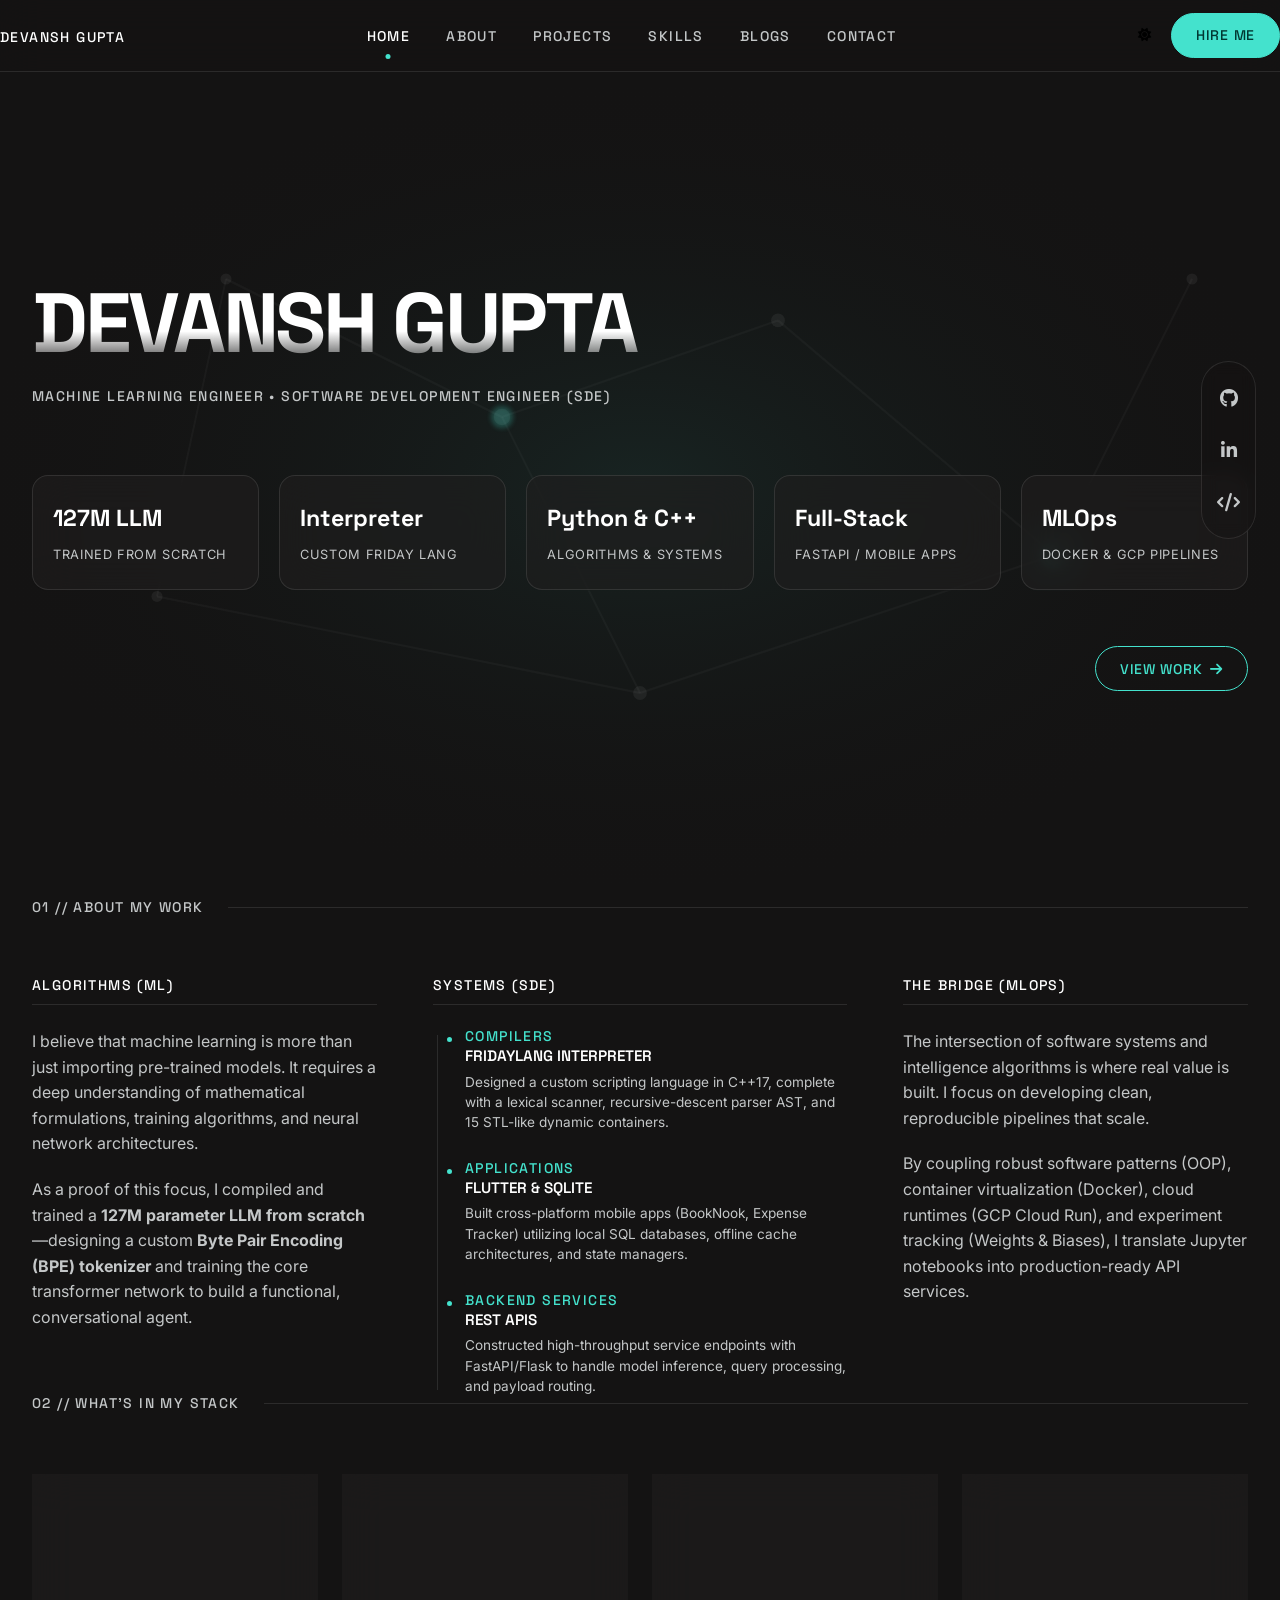
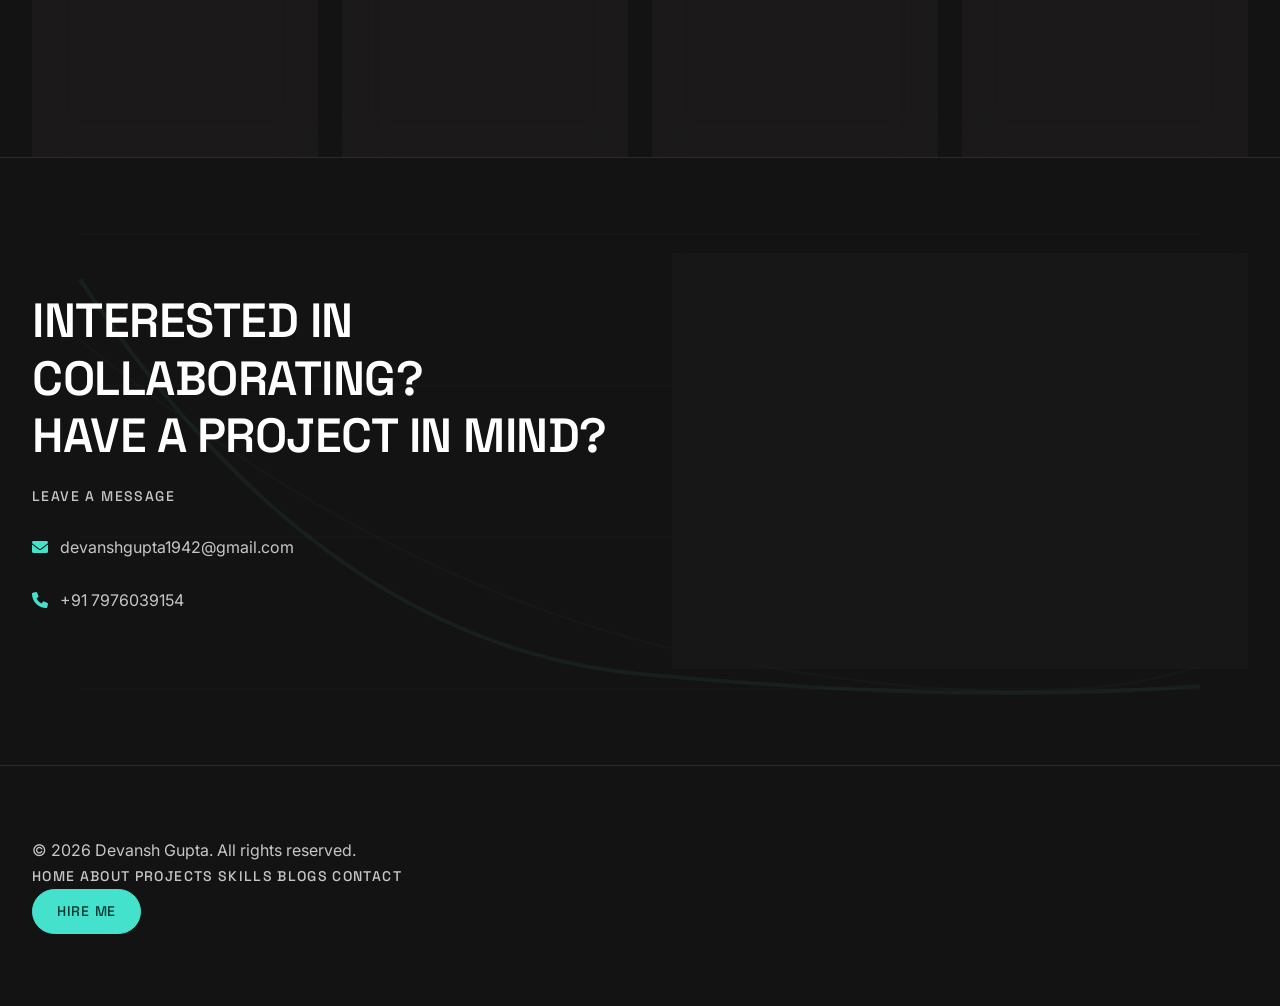
<file: index.html>
<!DOCTYPE html>
<html lang="en" class="dark">

<head>
  <meta charset="UTF-8" />
  <meta name="viewport" content="width=device-width, initial-scale=1.0" />
  <title>Devansh Gupta – Data Science & AI/ML Portfolio</title>
  <meta name="description" content="Portfolio of Devansh Gupta, Data Scientist & AI/ML Engineer. Focused on machine learning architectures, statistical data modeling, and clean code." />

  <!-- Styles -->
  <link rel="stylesheet" href="assests/css/global.css" />
  <link rel="stylesheet" href="assests/css/index.css" />
  <link rel="stylesheet" href="https://cdnjs.cloudflare.com/ajax/libs/font-awesome/6.0.0/css/all.min.css" />
</head>

<body>
  <!-- ============== FLOATING SOCIALS ============== -->
  <div class="floating-socials" role="complementary" aria-label="Social media profiles">
    <a href="https://github.com/devanshgupta" target="_blank" rel="noopener" aria-label="GitHub Profile" title="GitHub">
      <i class="fab fa-github"></i>
    </a>
    <a href="#" target="_blank" rel="noopener" aria-label="LinkedIn Profile" title="LinkedIn">
      <i class="fab fa-linkedin-in"></i>
    </a>
    <a href="https://leetcode.com/u/devanshguta2005/" target="_blank" rel="noopener" aria-label="LeetCode Profile" title="LeetCode">
      <i class="fas fa-code"></i>
    </a>
  </div>

  <!-- ============== NAVIGATION BAR ============== -->
  <nav class="navbar" role="navigation" aria-label="Main navigation">
      <div class="nav-container">
          <div class="nav-logo">
              <h2><a href="index.html" aria-label="Devansh Gupta - Go to homepage" class="label-mono">Devansh Gupta</a></h2>
          </div>
          
          <ul class="nav-menu" id="nav-menu" role="menubar" aria-hidden="false">
              <li class="nav-item" role="none">
                  <a href="#home" class="nav-link" role="menuitem">Home</a>
              </li>
              <li class="nav-item" role="none">
                  <a href="#about-work" class="nav-link" role="menuitem">About</a>
              </li>
              <li class="nav-item" role="none">
                  <a href="tech-projects.html" class="nav-link" role="menuitem">Projects</a>
              </li>
              <li class="nav-item" role="none">
                  <a href="#skills-stack" class="nav-link" role="menuitem">Skills</a>
              </li>
              <li class="nav-item" role="none">
                  <a href="blogs.html" class="nav-link" role="menuitem">Blogs</a>
              </li>
              <li class="nav-item" role="none">
                  <a href="#contact" class="nav-link" role="menuitem">Contact</a>
              </li>
          </ul>
          
          <div class="nav-controls">
              <button class="theme-toggle-btn" aria-label="Toggle theme" title="Toggle Theme">
                  <i class="fas fa-sun" aria-hidden="true"></i>
              </button>
              <a href="jobs.html" class="btn btn-primary" role="button">Hire Me</a>
              <button class="nav-toggle" id="mobile-menu" aria-label="Toggle mobile menu" aria-expanded="false" aria-controls="nav-menu">
                  <span class="bar" aria-hidden="true"></span>
                  <span class="bar" aria-hidden="true"></span>
                  <span class="bar" aria-hidden="true"></span>
              </button>
          </div>
      </div>
  </nav>

  <!-- ============== HERO SECTION ============== -->
  <section id="home" class="hero-section">
    <!-- Abstract Neural Network SVG background -->
    <div class="hero-bg-visual" aria-hidden="true">
      <svg width="100%" height="100%" viewBox="0 0 1000 600" preserveAspectRatio="xMidYMid slice">
        <defs>
          <radialGradient id="bgGlow" cx="50%" cy="50%" r="50%">
            <stop offset="0%" stop-color="var(--color-primary)" stop-opacity="0.08" />
            <stop offset="100%" stop-color="#141313" stop-opacity="0" />
          </radialGradient>
        </defs>
        <rect width="1000" height="600" fill="url(#bgGlow)" />
        <g stroke="rgba(255,255,255,0.03)" stroke-width="1.5">
          <!-- Web connections -->
          <line x1="200" y1="150" x2="400" y2="250" />
          <line x1="400" y1="250" x2="600" y2="180" />
          <line x1="400" y1="250" x2="500" y2="450" />
          <line x1="600" y1="180" x2="800" y2="350" />
          <line x1="500" y1="450" x2="800" y2="350" />
          <line x1="800" y1="350" x2="900" y2="150" />
          <line x1="200" y1="150" x2="150" y2="380" />
          <line x1="150" y1="380" x2="500" y2="450" />
        </g>
        <g fill="rgba(255,255,255,0.06)">
          <!-- Node visuals -->
          <circle cx="200" cy="150" r="4" />
          <circle cx="400" cy="250" r="6" />
          <circle cx="600" cy="180" r="5" />
          <circle cx="500" cy="450" r="5" />
          <circle cx="800" cy="350" r="7" />
          <circle cx="900" cy="150" r="4" />
          <circle cx="150" cy="380" r="4" />
        </g>
        <!-- Neural Activation glow highlights -->
        <g fill="var(--color-primary)" opacity="0.25">
          <circle cx="400" cy="250" r="8" filter="blur(2px)" />
          <circle cx="800" cy="350" r="10" filter="blur(2px)" />
        </g>
      </svg>
    </div>

    <div class="container hero-container">
      <div class="hero-header-wrap">
        <h1 class="display-xl hero-title-giant">DEVANSH GUPTA</h1>
        <p class="label-mono hero-tagline">Machine Learning Engineer &bull; Software Development Engineer (SDE)</p>
      </div>

      <!-- Thumbnail Cards row -->
      <div class="hero-thumbnails-grid">
        <div class="thumbnail-card card-aesthetic">
          <span class="thumb-val">127M LLM</span>
          <span class="thumb-lbl">Trained From Scratch</span>
        </div>
        <div class="thumbnail-card card-aesthetic">
          <span class="thumb-val">Interpreter</span>
          <span class="thumb-lbl">Custom Friday Lang</span>
        </div>
        <div class="thumbnail-card card-aesthetic">
          <span class="thumb-val">Python & C++</span>
          <span class="thumb-lbl">Algorithms & Systems</span>
        </div>
        <div class="thumbnail-card card-aesthetic">
          <span class="thumb-val">Full-Stack</span>
          <span class="thumb-lbl">FastAPI / Mobile Apps</span>
        </div>
        <div class="thumbnail-card card-aesthetic">
          <span class="thumb-val">MLOps</span>
          <span class="thumb-lbl">Docker & GCP pipelines</span>
        </div>
      </div>

      <div class="hero-action">
        <a href="tech-projects.html" class="btn btn-secondary">
          View Work <i class="fas fa-arrow-right"></i>
        </a>
      </div>
    </div>
  </section>

  <!-- ============== ABOUT THE WORK SECTION ============== -->
  <section id="about-work" class="section about-section">
    <div class="container">
      <div class="section-header">
        <span class="label-mono section-label">01 // ABOUT MY WORK</span>
        <div class="header-line"></div>
      </div>

      <div class="about-grid">
        <!-- Left Column: Algorithms (ML) -->
        <div class="about-col about-approach">
          <h3 class="label-mono">Algorithms (ML)</h3>
          <p class="body-md">
            I believe that machine learning is more than just importing pre-trained models. It requires a deep understanding of mathematical formulations, training algorithms, and neural network architectures.
          </p>
          <p class="body-md">
            As a proof of this focus, I compiled and trained a <strong>127M parameter LLM from scratch</strong>—designing a custom <strong>Byte Pair Encoding (BPE) tokenizer</strong> and training the core transformer network to build a functional, conversational agent.
          </p>
        </div>

        <!-- Center Column: Systems (SDE) -->
        <div class="about-col about-timeline-col">
          <h3 class="label-mono">Systems (SDE)</h3>
          <div class="vertical-timeline">
            <div class="timeline-line"></div>
            
            <div class="timeline-item">
              <div class="timeline-dot"></div>
              <div class="timeline-content">
                <span class="label-mono time-stamp">Compilers</span>
                <h4>FridayLang Interpreter</h4>
                <p>Designed a custom scripting language in C++17, complete with a lexical scanner, recursive-descent parser AST, and 15 STL-like dynamic containers.</p>
              </div>
            </div>

            <div class="timeline-item">
              <div class="timeline-dot"></div>
              <div class="timeline-content">
                <span class="label-mono time-stamp">Applications</span>
                <h4>Flutter & SQLite</h4>
                <p>Built cross-platform mobile apps (BookNook, Expense Tracker) utilizing local SQL databases, offline cache architectures, and state managers.</p>
              </div>
            </div>

            <div class="timeline-item">
              <div class="timeline-dot"></div>
              <div class="timeline-content">
                <span class="label-mono time-stamp">Backend Services</span>
                <h4>REST APIs</h4>
                <p>Constructed high-throughput service endpoints with FastAPI/Flask to handle model inference, query processing, and payload routing.</p>
              </div>
            </div>
          </div>
        </div>

        <!-- Right Column: Clean Code -->
        <div class="about-col about-principles">
          <h3 class="label-mono">The Bridge (MLOps)</h3>
          <p class="body-md">
            The intersection of software systems and intelligence algorithms is where real value is built. I focus on developing clean, reproducible pipelines that scale.
          </p>
          <p class="body-md">
            By coupling robust software patterns (OOP), container virtualization (Docker), cloud runtimes (GCP Cloud Run), and experiment tracking (Weights & Biases), I translate Jupyter notebooks into production-ready API services.
          </p>
        </div>
      </div>
    </div>
  </section>

  <!-- ============== WHAT'S IN MY STACK SECTION ============== -->
  <section id="skills-stack" class="section stack-section">
    <div class="container">
      <div class="section-header">
        <span class="label-mono section-label">02 // WHAT'S IN MY STACK</span>
        <div class="header-line"></div>
      </div>

      <div class="stack-grid">
        <!-- Card 1: Languages -->
        <div class="stack-card card-aesthetic">
          <div class="stack-icon">
            <i class="fas fa-terminal"></i>
          </div>
          <h3 class="label-mono">Languages</h3>
          <p class="body-lg">Python, SQL, C++</p>
          <div class="stack-sub">Core structures, queries, performance algorithms</div>
        </div>

        <!-- Card 2: Frameworks -->
        <div class="stack-card card-aesthetic">
          <div class="stack-icon">
            <i class="fas fa-brain"></i>
          </div>
          <h3 class="label-mono">Frameworks</h3>
          <p class="body-lg">PyTorch, scikit-learn, HuggingFace</p>
          <div class="stack-sub">Neural networks, classic estimators, transformers</div>
        </div>

        <!-- Card 3: Tools -->
        <div class="stack-card card-aesthetic">
          <div class="stack-icon">
            <i class="fas fa-sliders-h"></i>
          </div>
          <h3 class="label-mono">Tools</h3>
          <p class="body-lg">Jupyter, Git, Docker, Weights & Biases</p>
          <div class="stack-sub">Experimentation, versioning, containers, logs</div>
        </div>

        <!-- Card 4: Deployment -->
        <div class="stack-card card-aesthetic">
          <div class="stack-icon">
            <i class="fas fa-server"></i>
          </div>
          <h3 class="label-mono">Deployment</h3>
          <p class="body-lg">FastAPI, Streamlit, AWS / GCP</p>
          <div class="stack-sub">Rest APIs, microservices, cloud runtime hosting</div>
        </div>
      </div>
    </div>
  </section>

  <!-- ============== CONTACT / CTA SECTION ============== -->
  <section id="contact" class="contact-section-cta">
    <!-- SVG Graphic background representing a Loss Curve & Confusion Matrix -->
    <div class="contact-bg-visual" aria-hidden="true">
      <svg width="100%" height="100%" viewBox="0 0 800 400" preserveAspectRatio="none">
        <!-- Loss Curve Grid -->
        <g stroke="rgba(255,255,255,0.015)" stroke-width="1">
          <line x1="50" y1="50" x2="750" y2="50" />
          <line x1="50" y1="150" x2="750" y2="150" />
          <line x1="50" y1="250" x2="750" y2="250" />
          <line x1="50" y1="350" x2="750" y2="350" />
        </g>
        <!-- Loss curve lines -->
        <path d="M 50 80 Q 200 320 400 340 T 750 348" fill="none" stroke="var(--color-primary)" stroke-opacity="0.06" stroke-width="2.5" />
        <path d="M 50 120 Q 250 290 450 330 T 750 335" fill="none" stroke="var(--color-primary)" stroke-opacity="0.02" stroke-width="1.5" />
      </svg>
    </div>

    <div class="container contact-cta-container">
      <div class="contact-cta-grid">
        <!-- Left Column: text -->
        <div class="contact-cta-text">
          <h2 class="headline-lg">Interested in collaborating?<br>Have a project in mind?</h2>
          <p class="label-mono leave-msg-label">Leave a message</p>
          
          <div class="alternative-contacts">
            <p class="body-md"><i class="fas fa-envelope"></i> devanshgupta1942@gmail.com</p>
            <p class="body-md"><i class="fas fa-phone"></i> +91 7976039154</p>
          </div>
        </div>

        <!-- Right Column: form -->
        <div class="contact-cta-form">
          <form class="minimal-form">
            <div class="form-group">
              <input type="text" id="form-name" placeholder=" " required />
              <label for="form-name" class="label-mono">Name</label>
            </div>
            
            <div class="form-group">
              <input type="email" id="form-email" placeholder=" " required />
              <label for="form-email" class="label-mono">Email</label>
            </div>
            
            <div class="form-group">
              <textarea id="form-message" rows="3" placeholder=" " required></textarea>
              <label for="form-message" class="label-mono">Message</label>
            </div>

            <button type="submit" class="btn btn-primary">Send</button>
          </form>
        </div>
      </div>
    </div>
  </section>

  <!-- ==================== FOOTER ==================== -->
  <footer class="footer" role="contentinfo">
      <div class="container">
          <div class="footer-content">
              <div class="footer-text">
                  <p class="body-md">&copy; 2025 Devansh Gupta. All rights reserved.</p>
              </div>
              <div class="footer-links">
                  <a href="#home" class="label-mono">Home</a>
                  <a href="#about-work" class="label-mono">About</a>
                  <a href="tech-projects.html" class="label-mono">Projects</a>
                  <a href="#skills-stack" class="label-mono">Skills</a>
                  <a href="blogs.html" class="label-mono">Blogs</a>
                  <a href="#contact" class="label-mono">Contact</a>
              </div>
              <div class="footer-actions">
                  <a href="jobs.html" class="btn btn-primary">Hire Me</a>
              </div>
          </div>
      </div>
  </footer>

  <!-- ============== JAVASCRIPT FILES ============== -->
  <script src="assests/js/script.js"></script>
</body>
</html>
</file>
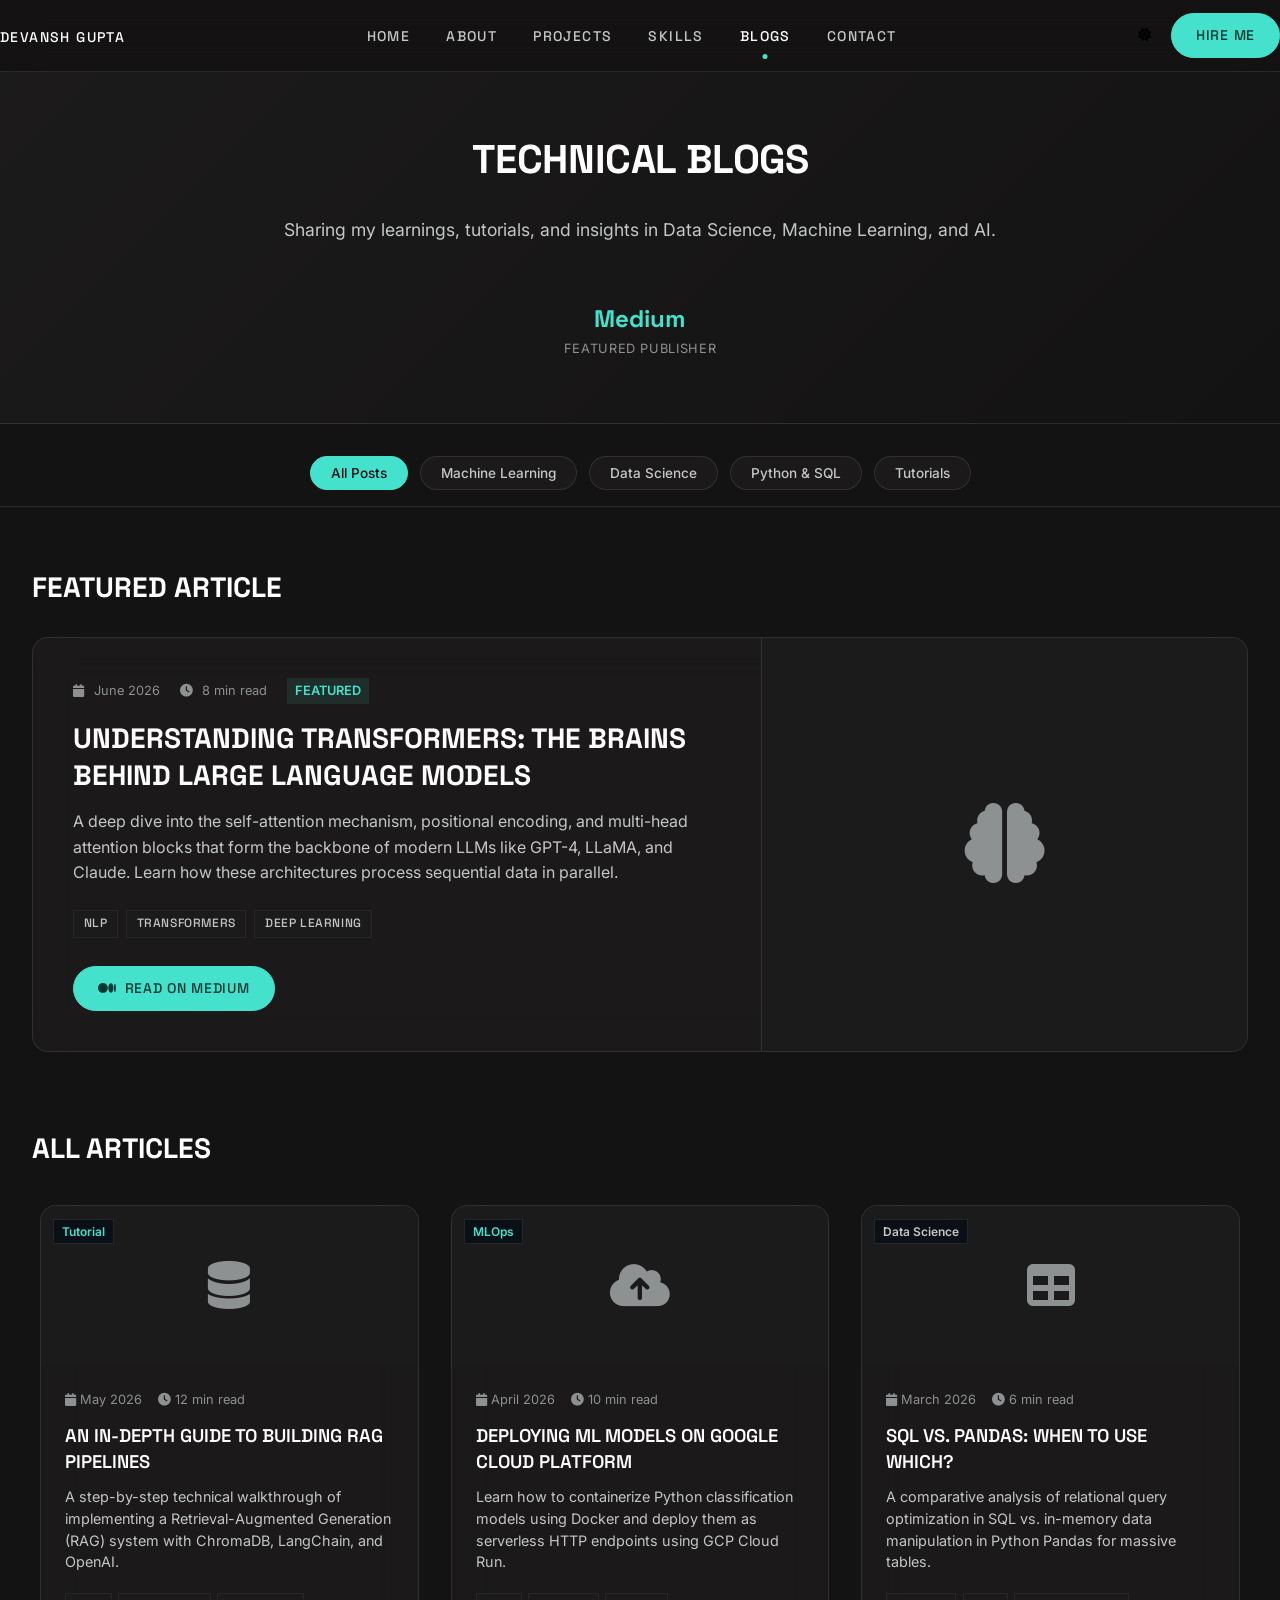
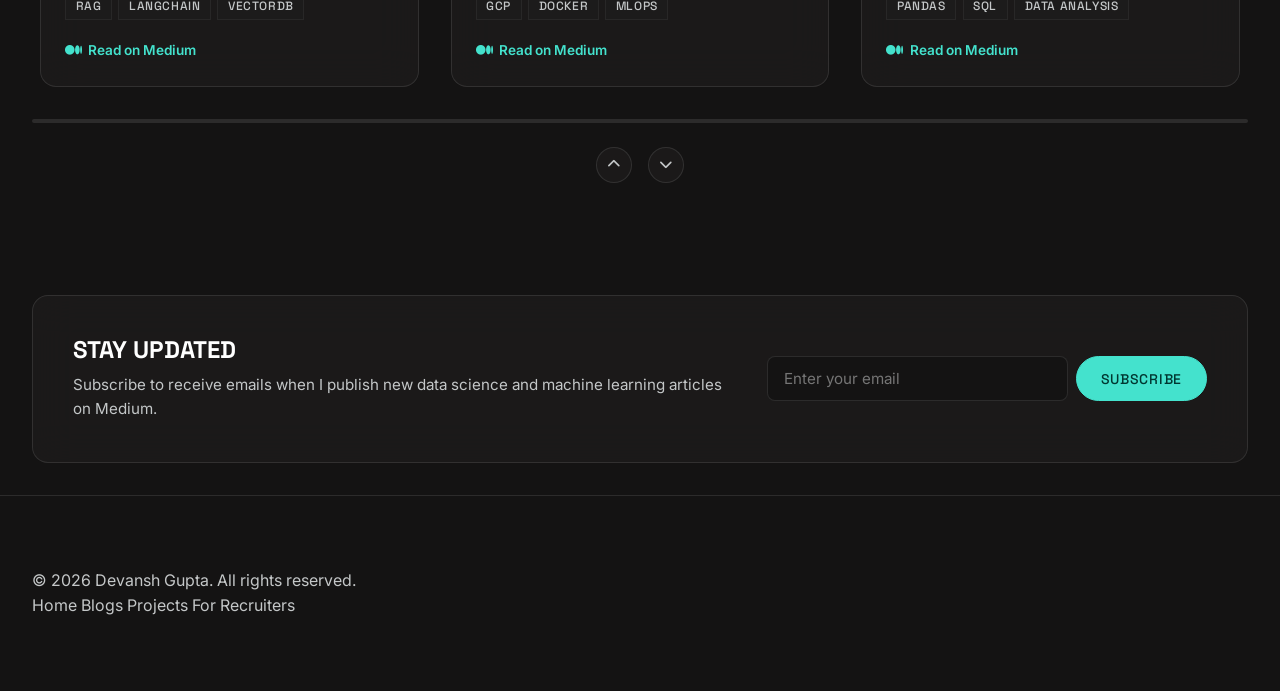
<file: blogs.html>
<!DOCTYPE html>
<html lang="en" class="dark">
<head>
    <meta charset="UTF-8" />
    <meta name="viewport" content="width=device-width, initial-scale=1" />
    <title>Blogs - Devansh Gupta</title>
    
    <!-- Styles -->
    <link rel="stylesheet" href="assests/css/global.css" />
    <link rel="stylesheet" href="assests/css/blogs.css" />
    <link href="https://cdnjs.cloudflare.com/ajax/libs/font-awesome/6.0.0/css/all.min.css" rel="stylesheet" />
</head>
<body>
    <!-- ==================== NAVIGATION SECTION ==================== -->
    <nav class="navbar" role="navigation" aria-label="Main navigation">
        <div class="nav-container">
            <div class="nav-logo">
                <h2><a href="index.html" aria-label="Devansh Gupta - Go to homepage" class="label-mono">Devansh Gupta</a></h2>
            </div>
            
            <ul class="nav-menu" id="nav-menu" role="menubar" aria-hidden="false">
                <li class="nav-item" role="none">
                    <a href="index.html#home" class="nav-link" role="menuitem">Home</a>
                </li>
                <li class="nav-item" role="none">
                    <a href="index.html#about-work" class="nav-link" role="menuitem">About</a>
                </li>
                <li class="nav-item" role="none">
                    <a href="tech-projects.html" class="nav-link" role="menuitem">Projects</a>
                </li>
                <li class="nav-item" role="none">
                    <a href="index.html#skills-stack" class="nav-link" role="menuitem">Skills</a>
                </li>
                <li class="nav-item" role="none">
                    <a href="blogs.html" class="nav-link" role="menuitem">Blogs</a>
                </li>
                <li class="nav-item" role="none">
                    <a href="index.html#contact" class="nav-link" role="menuitem">Contact</a>
                </li>
            </ul>
            
            <div class="nav-controls">
                <button class="theme-toggle-btn" aria-label="Toggle theme" title="Toggle Theme">
                    <i class="fas fa-sun" aria-hidden="true"></i>
                </button>
                <a href="jobs.html" class="btn btn-primary" role="button">Hire Me</a>
                <button class="nav-toggle" id="mobile-menu" aria-label="Toggle mobile menu" aria-expanded="false" aria-controls="nav-menu">
                    <span class="bar" aria-hidden="true"></span>
                    <span class="bar" aria-hidden="true"></span>
                    <span class="bar" aria-hidden="true"></span>
                </button>
            </div>
        </div>
    </nav>

    <!-- ==================== HERO SECTION ==================== -->
    <section class="page-hero">
        <div class="container">
            <div class="hero-content">
                <h1 class="page-title">Technical Blogs</h1>
                <p class="page-subtitle">
                    Sharing my learnings, tutorials, and insights in Data Science, Machine Learning, and AI.
                </p>
                <div class="hero-stats">
                    <div class="stat-item">
                        <span class="stat-number">Medium</span>
                        <span class="stat-label">Featured Publisher</span>
                    </div>
                </div>
            </div>
        </div>
    </section>

    <!-- ==================== BLOG CATEGORIES FILTER ==================== -->
    <section class="blog-categories">
        <div class="container">
            <div class="category-filters">
                <button class="filter-btn active" data-category="all">All Posts</button>
                <button class="filter-btn" data-category="machine-learning">Machine Learning</button>
                <button class="filter-btn" data-category="data-science">Data Science</button>
                <button class="filter-btn" data-category="python-sql">Python & SQL</button>
                <button class="filter-btn" data-category="tutorials">Tutorials</button>
            </div>
        </div>
    </section>

    <!-- ==================== FEATURED ARTICLE ==================== -->
    <section class="featured-post">
        <div class="container">
            <h2 class="section-title">Featured Article</h2>
            <article class="featured-article card-aesthetic">
                <div class="featured-content">
                    <div class="featured-text">
                        <div class="article-meta">
                            <span class="article-date">
                                <i class="fas fa-calendar"></i>
                                June 2026
                            </span>
                            <span class="article-read-time">
                                <i class="fas fa-clock"></i>
                                8 min read
                            </span>
                            <span class="article-category featured-category">Featured</span>
                        </div>
                        <h3 class="featured-title">Understanding Transformers: The Brains Behind Large Language Models</h3>
                        <p class="featured-excerpt">
                            A deep dive into the self-attention mechanism, positional encoding, and multi-head attention blocks that form the backbone of modern LLMs like GPT-4, LLaMA, and Claude. Learn how these architectures process sequential data in parallel.
                        </p>
                        <div class="article-tags">
                            <span class="tag">NLP</span>
                            <span class="tag">Transformers</span>
                            <span class="tag">Deep Learning</span>
                        </div>
                        <div class="featured-cta">
                            <a href="#" class="btn btn-primary" target="_blank" rel="noopener">
                                <i class="fab fa-medium"></i> Read on Medium
                            </a>
                        </div>
                    </div>
                    <div class="featured-image">
                        <div class="image-placeholder">
                            <i class="fas fa-brain"></i>
                        </div>
                    </div>
                </div>
            </article>
        </div>
    </section>

    <!-- ==================== ALL BLOG POSTS GRID WITH SCROLL FUNCTIONALITY ==================== -->
    <section class="all-posts">
        <div class="container">
            <h2 class="section-title">All Articles</h2>
            
            <div class="blogs-scroll-container" id="blogsScrollContainer">
                <div class="blog-grid">

                    <!-- Blog Card 1: RAG -->
                    <article class="blog-card card-aesthetic" data-category="machine-learning tutorials">
                        <div class="blog-image">
                            <div class="image-placeholder">
                                <i class="fas fa-database"></i>
                            </div>
                            <div class="blog-category">
                                <span class="category-badge tutorials">Tutorial</span>
                            </div>
                        </div>
                        <div class="blog-content">
                            <div class="blog-meta">
                                <span class="blog-date">
                                    <i class="fas fa-calendar"></i>
                                    May 2026
                                </span>
                                <span class="blog-read-time">
                                    <i class="fas fa-clock"></i>
                                    12 min read
                                </span>
                            </div>
                            <h3 class="blog-title">An In-Depth Guide to Building RAG Pipelines</h3>
                            <p class="blog-excerpt">
                                A step-by-step technical walkthrough of implementing a Retrieval-Augmented Generation (RAG) system with ChromaDB, LangChain, and OpenAI.
                            </p>
                            <div class="blog-tags">
                                <span class="tag">RAG</span>
                                <span class="tag">LangChain</span>
                                <span class="tag">VectorDB</span>
                            </div>
                            <a href="#" class="blog-link" target="_blank" rel="noopener">
                                <i class="fab fa-medium"></i> Read on Medium
                            </a>
                        </div>
                    </article>

                    <!-- Blog Card 2: GCP Deployment -->
                    <article class="blog-card card-aesthetic" data-category="tutorials">
                        <div class="blog-image">
                            <div class="image-placeholder">
                                <i class="fas fa-cloud-upload-alt"></i>
                            </div>
                            <div class="blog-category">
                                <span class="category-badge tutorials">MLOps</span>
                            </div>
                        </div>
                        <div class="blog-content">
                            <div class="blog-meta">
                                <span class="blog-date">
                                    <i class="fas fa-calendar"></i>
                                    April 2026
                                </span>
                                <span class="blog-read-time">
                                    <i class="fas fa-clock"></i>
                                    10 min read
                                </span>
                            </div>
                            <h3 class="blog-title">Deploying ML Models on Google Cloud Platform</h3>
                            <p class="blog-excerpt">
                                Learn how to containerize Python classification models using Docker and deploy them as serverless HTTP endpoints using GCP Cloud Run.
                            </p>
                            <div class="blog-tags">
                                <span class="tag">GCP</span>
                                <span class="tag">Docker</span>
                                <span class="tag">MLOps</span>
                            </div>
                            <a href="#" class="blog-link" target="_blank" rel="noopener">
                                <i class="fab fa-medium"></i> Read on Medium
                            </a>
                        </div>
                    </article>

                    <!-- Blog Card 3: Pandas & SQL -->
                    <article class="blog-card card-aesthetic" data-category="data-science python-sql">
                        <div class="blog-image">
                            <div class="image-placeholder">
                                <i class="fas fa-table"></i>
                            </div>
                            <div class="blog-category">
                                <span class="category-badge data-science">Data Science</span>
                            </div>
                        </div>
                        <div class="blog-content">
                            <div class="blog-meta">
                                <span class="blog-date">
                                    <i class="fas fa-calendar"></i>
                                    March 2026
                                </span>
                                <span class="blog-read-time">
                                    <i class="fas fa-clock"></i>
                                    6 min read
                                </span>
                            </div>
                            <h3 class="blog-title">SQL vs. Pandas: When to Use Which?</h3>
                            <p class="blog-excerpt">
                                A comparative analysis of relational query optimization in SQL vs. in-memory data manipulation in Python Pandas for massive tables.
                            </p>
                            <div class="blog-tags">
                                <span class="tag">Pandas</span>
                                <span class="tag">SQL</span>
                                <span class="tag">Data Analysis</span>
                            </div>
                            <a href="#" class="blog-link" target="_blank" rel="noopener">
                                <i class="fab fa-medium"></i> Read on Medium
                            </a>
                        </div>
                    </article>

                </div>
            </div>

            <div class="blogs-scroll-indicator">
                <div class="blogs-scroll-progress" id="blogsScrollProgress"></div>
            </div>
            
            <div class="blogs-scroll-controls">
                <button class="blogs-scroll-btn" id="blogsScrollUp" aria-label="Scroll up" title="Scroll Up">
                    <i class="fas fa-chevron-up"></i>
                </button>
                <button class="blogs-scroll-btn" id="blogsScrollDown" aria-label="Scroll down" title="Scroll Down">
                    <i class="fas fa-chevron-down"></i>
                </button>
            </div>
        </div>
    </section>

    <!-- ==================== NEWSLETTER SIGNUP ==================== -->
    <section class="newsletter-section">
        <div class="container">
            <div class="newsletter-content card-aesthetic">
                <div class="newsletter-text">
                    <h2>Stay Updated</h2>
                    <p>Subscribe to receive emails when I publish new data science and machine learning articles on Medium.</p>
                </div>
                <form class="newsletter-form">
                    <input type="email" placeholder="Enter your email" class="newsletter-input" required />
                    <button type="submit" class="btn btn-primary">Subscribe</button>
                </form>
            </div>
        </div>
    </section>

    <!-- ==================== FOOTER ==================== -->
    <footer class="footer">
        <div class="container">
            <div class="footer-content">
                <div class="footer-text">
                    <p>&copy; 2025 Devansh Gupta. All rights reserved.</p>
                </div>
                <div class="footer-links">
                    <a href="index.html">Home</a>
                    <a href="blogs.html">Blogs</a>
                    <a href="tech-projects.html">Projects</a>
                    <a href="jobs.html">For Recruiters</a>
                </div>
            </div>
        </div>
    </footer>

    <!-- Scripts -->
    <script src="assests/js/script.js"></script>
    <script src="assests/js/blogs.js"></script>
</body>
</html>
</file>
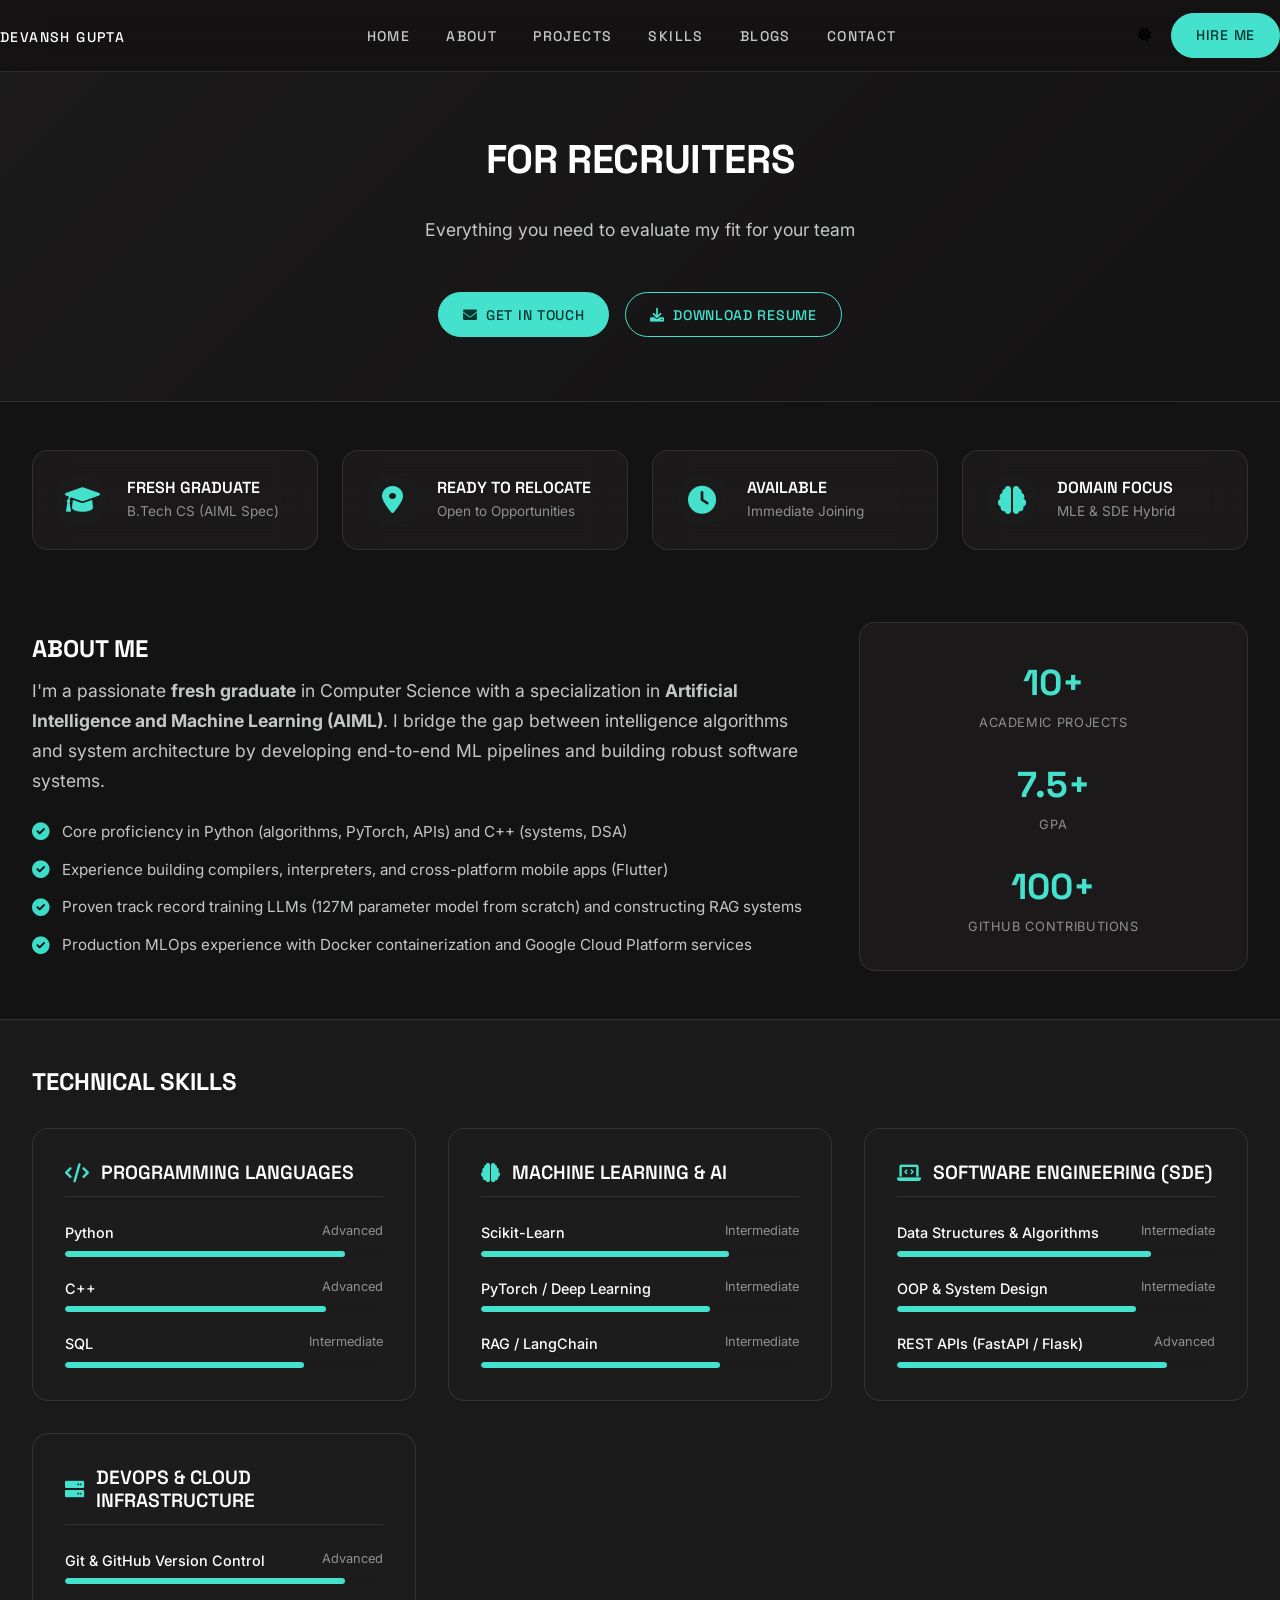
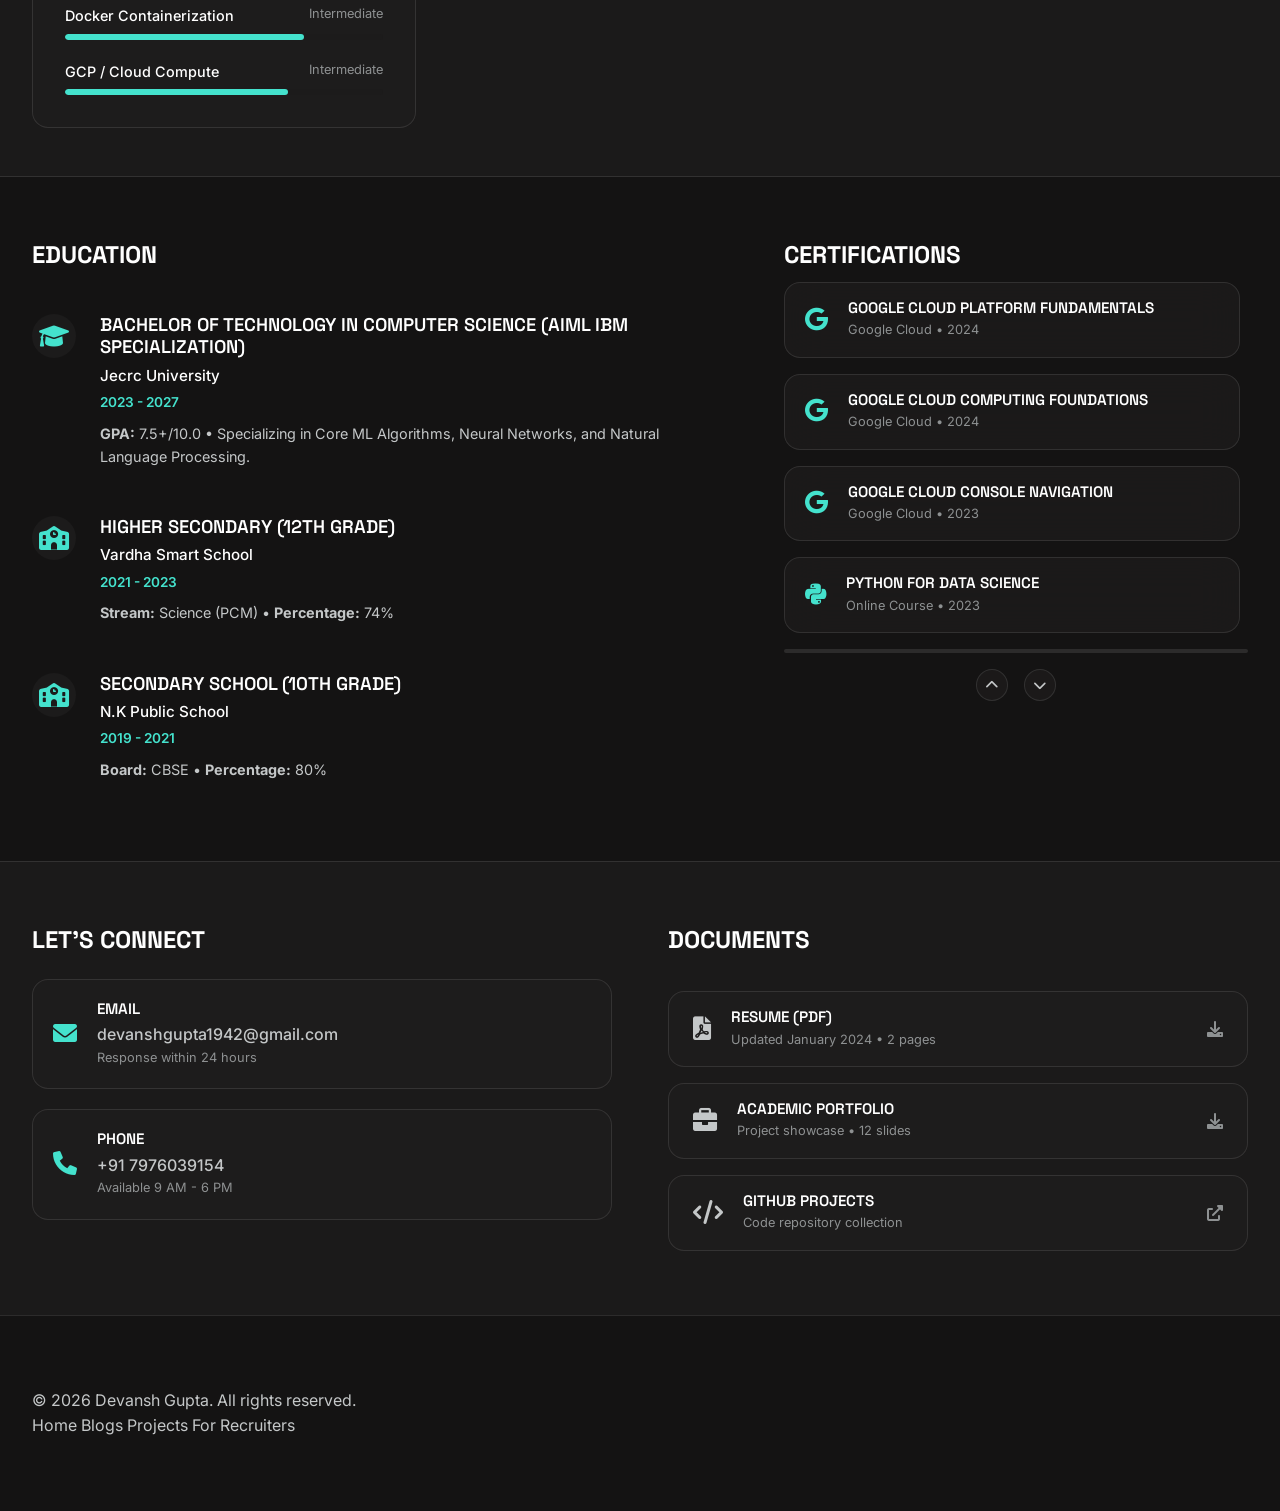
<file: jobs.html>
<!DOCTYPE html>
<html lang="en" class="dark">
<head>
    <meta charset="UTF-8">
    <meta name="viewport" content="width=device-width, initial-scale=1.0">
    <title>For Recruiters - Devansh Gupta</title>
    
    <!-- Styles -->
    <link rel="stylesheet" href="assests/css/global.css">
    <link rel="stylesheet" href="assests/css/recruiters.css">
    <link href="https://cdnjs.cloudflare.com/ajax/libs/font-awesome/6.0.0/css/all.min.css" rel="stylesheet">
</head>
<body>
    <!-- ============== NAVIGATION BAR ============== -->
    <nav class="navbar" role="navigation" aria-label="Main navigation">
        <div class="nav-container">
            <div class="nav-logo">
                <h2><a href="index.html" aria-label="Devansh Gupta - Go to homepage" class="label-mono">Devansh Gupta</a></h2>
            </div>
            
            <ul class="nav-menu" id="nav-menu" role="menubar" aria-hidden="false">
                <li class="nav-item" role="none">
                    <a href="index.html#home" class="nav-link" role="menuitem">Home</a>
                </li>
                <li class="nav-item" role="none">
                    <a href="index.html#about-work" class="nav-link" role="menuitem">About</a>
                </li>
                <li class="nav-item" role="none">
                    <a href="tech-projects.html" class="nav-link" role="menuitem">Projects</a>
                </li>
                <li class="nav-item" role="none">
                    <a href="index.html#skills-stack" class="nav-link" role="menuitem">Skills</a>
                </li>
                <li class="nav-item" role="none">
                    <a href="blogs.html" class="nav-link" role="menuitem">Blogs</a>
                </li>
                <li class="nav-item" role="none">
                    <a href="index.html#contact" class="nav-link" role="menuitem">Contact</a>
                </li>
            </ul>
            
            <div class="nav-controls">
                <button class="theme-toggle-btn" aria-label="Toggle theme" title="Toggle Theme">
                    <i class="fas fa-sun" aria-hidden="true"></i>
                </button>
                <a href="jobs.html" class="btn btn-primary" role="button">Hire Me</a>
                <button class="nav-toggle" id="mobile-menu" aria-label="Toggle mobile menu" aria-expanded="false" aria-controls="nav-menu">
                    <span class="bar" aria-hidden="true"></span>
                    <span class="bar" aria-hidden="true"></span>
                    <span class="bar" aria-hidden="true"></span>
                </button>
            </div>
        </div>
    </nav>

    <!-- Hero Section -->
    <section class="page-hero recruiter-hero">
        <div class="container">
            <div class="hero-content">
                <h1 class="page-title">For Recruiters</h1>
                <p class="page-subtitle">Everything you need to evaluate my fit for your team</p>
                <div class="hero-cta">
                    <a href="#contact-info" class="btn btn-primary">
                        <i class="fas fa-envelope"></i>
                        Get In Touch
                    </a>
                    <a href="assests/docs/Profile (1).pdf" class="btn btn-secondary" target="_blank">
                        <i class="fas fa-download"></i>
                        Download Resume
                    </a>
                </div>
            </div>
        </div>
    </section>

    <!-- Quick Overview -->
    <section class="quick-overview">
        <div class="container">
            <div class="overview-grid">
                <div class="overview-card card-aesthetic">
                    <div class="overview-icon">
                        <i class="fas fa-graduation-cap"></i>
                    </div>
                    <div class="overview-content">
                        <h3>Fresh Graduate</h3>
                        <p>B.Tech CS (AIML Spec)</p>
                    </div>
                </div>
                <div class="overview-card card-aesthetic">
                    <div class="overview-icon">
                        <i class="fas fa-map-marker-alt"></i>
                    </div>
                    <div class="overview-content">
                        <h3>Ready to Relocate</h3>
                        <p>Open to Opportunities</p>
                    </div>
                </div>
                <div class="overview-card card-aesthetic">
                    <div class="overview-icon">
                        <i class="fas fa-clock"></i>
                    </div>
                    <div class="overview-content">
                        <h3>Available</h3>
                        <p>Immediate Joining</p>
                    </div>
                </div>
                <div class="overview-card card-aesthetic">
                    <div class="overview-icon">
                        <i class="fas fa-brain"></i>
                    </div>
                    <div class="overview-content">
                        <h3>Domain Focus</h3>
                        <p>MLE & SDE Hybrid</p>
                    </div>
                </div>
            </div>
        </div>
    </section>
 
    <!-- Professional Summary -->
    <section class="professional-summary">
        <div class="container">
            <div class="summary-content">
                <div class="summary-text">
                    <h2 class="section-title">About Me</h2>
                    <p class="summary-intro">
                        I'm a passionate <strong>fresh graduate</strong> in Computer Science with a specialization in <strong>Artificial Intelligence and Machine Learning (AIML)</strong>. I bridge the gap between intelligence algorithms and system architecture by developing end-to-end ML pipelines and building robust software systems.
                    </p>
                    <div class="summary-highlights">
                        <div class="highlight-item">
                            <i class="fas fa-check-circle"></i>
                            <span>Core proficiency in Python (algorithms, PyTorch, APIs) and C++ (systems, DSA)</span>
                        </div>
                        <div class="highlight-item">
                            <i class="fas fa-check-circle"></i>
                            <span>Experience building compilers, interpreters, and cross-platform mobile apps (Flutter)</span>
                        </div>
                        <div class="highlight-item">
                            <i class="fas fa-check-circle"></i>
                            <span>Proven track record training LLMs (127M parameter model from scratch) and constructing RAG systems</span>
                        </div>
                        <div class="highlight-item">
                            <i class="fas fa-check-circle"></i>
                            <span>Production MLOps experience with Docker containerization and Google Cloud Platform services</span>
                        </div>
                    </div>
                </div>
                <div class="summary-stats">
                    <div class="stat-item">
                        <span class="stat-number">10+</span>
                        <span class="stat-label">Academic Projects</span>
                    </div>
                    <div class="stat-item">
                        <span class="stat-number">7.5+</span>
                        <span class="stat-label">GPA</span>
                    </div>
                    <div class="stat-item">
                        <span class="stat-number">100+</span>
                        <span class="stat-label">GitHub Contributions</span>
                    </div>
                </div>
            </div>
        </div>
    </section>

    <!-- Technical Skills -->
    <section class="technical-skills">
        <div class="container">
            <h2 class="section-title">Technical Skills</h2>
            <div class="skills-container">
                
                <!-- Skill Category 1: Languages -->
                <div class="skill-category card-aesthetic">
                    <h3 class="category-title">
                        <i class="fas fa-code"></i>
                        Programming Languages
                    </h3>
                    <div class="skills-list">
                        <div class="skill-item">
                            <div class="skill-info">
                                <span class="skill-name">Python</span>
                                <span class="skill-level">Advanced</span>
                            </div>
                            <div class="skill-bar">
                                <div class="skill-progress" style="width: 88%"></div>
                            </div>
                        </div>
                        <div class="skill-item">
                            <div class="skill-info">
                                <span class="skill-name">C++</span>
                                <span class="skill-level">Advanced</span>
                            </div>
                            <div class="skill-bar">
                                <div class="skill-progress" style="width: 82%"></div>
                            </div>
                        </div>
                        <div class="skill-item">
                            <div class="skill-info">
                                <span class="skill-name">SQL</span>
                                <span class="skill-level">Intermediate</span>
                            </div>
                            <div class="skill-bar">
                                <div class="skill-progress" style="width: 75%"></div>
                            </div>
                        </div>
                    </div>
                </div>

                <!-- Skill Category 2: ML & AI -->
                <div class="skill-category card-aesthetic">
                    <h3 class="category-title">
                        <i class="fas fa-brain"></i>
                        Machine Learning & AI
                    </h3>
                    <div class="skills-list">
                        <div class="skill-item">
                            <div class="skill-info">
                                <span class="skill-name">Scikit-Learn</span>
                                <span class="skill-level">Intermediate</span>
                            </div>
                            <div class="skill-bar">
                                <div class="skill-progress" style="width: 78%"></div>
                            </div>
                        </div>
                        <div class="skill-item">
                            <div class="skill-info">
                                <span class="skill-name">PyTorch / Deep Learning</span>
                                <span class="skill-level">Intermediate</span>
                            </div>
                            <div class="skill-bar">
                                <div class="skill-progress" style="width: 72%"></div>
                            </div>
                        </div>
                        <div class="skill-item">
                            <div class="skill-info">
                                <span class="skill-name">RAG / LangChain</span>
                                <span class="skill-level">Intermediate</span>
                            </div>
                            <div class="skill-bar">
                                <div class="skill-progress" style="width: 75%"></div>
                            </div>
                        </div>
                    </div>
                </div>

                <!-- Skill Category 3: Software Engineering -->
                <div class="skill-category card-aesthetic">
                    <h3 class="category-title">
                        <i class="fas fa-laptop-code"></i>
                        Software Engineering (SDE)
                    </h3>
                    <div class="skills-list">
                        <div class="skill-item">
                            <div class="skill-info">
                                <span class="skill-name">Data Structures & Algorithms</span>
                                <span class="skill-level">Intermediate</span>
                            </div>
                            <div class="skill-bar">
                                <div class="skill-progress" style="width: 80%"></div>
                            </div>
                        </div>
                        <div class="skill-item">
                            <div class="skill-info">
                                <span class="skill-name">OOP & System Design</span>
                                <span class="skill-level">Intermediate</span>
                            </div>
                            <div class="skill-bar">
                                <div class="skill-progress" style="width: 75%"></div>
                            </div>
                        </div>
                        <div class="skill-item">
                            <div class="skill-info">
                                <span class="skill-name">REST APIs (FastAPI / Flask)</span>
                                <span class="skill-level">Advanced</span>
                            </div>
                            <div class="skill-bar">
                                <div class="skill-progress" style="width: 85%"></div>
                            </div>
                        </div>
                    </div>
                </div>

                <!-- Skill Category 4: DevOps & Cloud -->
                <div class="skill-category card-aesthetic">
                    <h3 class="category-title">
                        <i class="fas fa-server"></i>
                        DevOps & Cloud Infrastructure
                    </h3>
                    <div class="skills-list">
                        <div class="skill-item">
                            <div class="skill-info">
                                <span class="skill-name">Git & GitHub Version Control</span>
                                <span class="skill-level">Advanced</span>
                            </div>
                            <div class="skill-bar">
                                <div class="skill-progress" style="width: 88%"></div>
                            </div>
                        </div>
                        <div class="skill-item">
                            <div class="skill-info">
                                <span class="skill-name">Docker Containerization</span>
                                <span class="skill-level">Intermediate</span>
                            </div>
                            <div class="skill-bar">
                                <div class="skill-progress" style="width: 75%"></div>
                            </div>
                        </div>
                        <div class="skill-item">
                            <div class="skill-info">
                                <span class="skill-name">GCP / Cloud Compute</span>
                                <span class="skill-level">Intermediate</span>
                            </div>
                            <div class="skill-bar">
                                <div class="skill-progress" style="width: 70%"></div>
                            </div>
                        </div>
                    </div>
                </div>
            </div>
        </div>
    </section>

    <!-- Education & Certifications -->
    <section class="education-certs">
        <div class="container">
            <div class="education-grid">
                <div class="education-section">
                    <h2 class="section-title">Education</h2>
                    
                    <div class="education-item">
                        <div class="education-icon">
                            <i class="fas fa-graduation-cap"></i>
                        </div>
                        <div class="education-content"> 
                            <h3 class="degree">Bachelor of Technology in Computer Science (AIML IBM Specialization)</h3>
                            <p class="institution">Jecrc University</p>
                            <p class="education-year">2023 - 2027</p>
                            <p class="education-details">
                                <strong>GPA:</strong> 7.5+/10.0 • Specializing in Core ML Algorithms, Neural Networks, and Natural Language Processing.
                            </p>
                        </div>
                    </div>

                    <div class="education-item">
                        <div class="education-icon">
                            <i class="fas fa-school"></i>
                        </div>
                        <div class="education-content">
                            <h3 class="degree">Higher Secondary (12th Grade)</h3>
                            <p class="institution">Vardha Smart School</p>
                            <p class="education-year">2021 - 2023</p>
                            <p class="education-details">
                                <strong>Stream:</strong> Science (PCM) • <strong>Percentage:</strong> 74%
                            </p>
                        </div>
                    </div>

                    <div class="education-item">
                        <div class="education-icon">
                            <i class="fas fa-school"></i>
                        </div>
                        <div class="education-content">
                            <h3 class="degree">Secondary School (10th Grade)</h3>
                            <p class="institution">N.K Public School</p>
                            <p class="education-year">2019 - 2021</p>
                            <p class="education-details">
                                <strong>Board:</strong> CBSE • <strong>Percentage:</strong> 80%
                            </p>
                        </div>
                    </div>
                </div>

                <!-- CERTIFICATIONS SECTION WITH SCROLL FUNCTIONALITY -->
                <div class="certifications-section">
                    <h2 class="section-title">Certifications</h2>
                    <div class="certifications-scroll-container" id="certScrollContainer">
                        <div class="cert-list">
                            <div class="cert-item card-aesthetic">
                                <div class="cert-badge">
                                    <i class="fab fa-google"></i>
                                </div>
                                <div class="cert-info">
                                    <h4>Google Cloud Platform Fundamentals</h4>
                                    <p>Google Cloud • 2024</p>
                                </div>
                            </div>
                            <div class="cert-item card-aesthetic">
                                <div class="cert-badge">
                                    <i class="fab fa-google"></i>
                                </div>
                                <div class="cert-info">
                                    <h4>Google Cloud Computing Foundations</h4>
                                    <p>Google Cloud • 2024</p>
                                </div>
                            </div>
                            <div class="cert-item card-aesthetic">
                                <div class="cert-badge">
                                    <i class="fab fa-google"></i>
                                </div>
                                <div class="cert-info">
                                    <h4>Google Cloud Console Navigation</h4>
                                    <p>Google Cloud • 2023</p>
                                </div>
                            </div>
                            <div class="cert-item card-aesthetic">
                                <div class="cert-badge">
                                    <i class="fab fa-python"></i>
                                </div>
                                <div class="cert-info">
                                    <h4>Python for Data Science</h4>
                                    <p>Online Course • 2023</p>
                                </div>
                            </div>
                        </div>
                    </div>

                    <!-- Scroll Progress Indicator -->
                    <div class="cert-scroll-indicator">
                        <div class="cert-scroll-progress" id="certScrollProgress"></div>
                    </div>
                    
                    <!-- Scroll Control Buttons -->
                    <div class="cert-scroll-controls">
                        <button class="cert-scroll-btn" id="certScrollUp" aria-label="Scroll up" title="Scroll Up">
                            <i class="fas fa-chevron-up"></i>
                        </button>
                        <button class="cert-scroll-btn" id="certScrollDown" aria-label="Scroll down" title="Scroll Down">
                            <i class="fas fa-chevron-down"></i>
                        </button>
                    </div>
                </div>
            </div>
        </div>
    </section>

    <!-- Contact & Downloads -->
    <section class="contact-downloads" id="contact-info">
        <div class="container">
            <div class="contact-grid">
                <div class="contact-section">
                    <h2 class="section-title">Let's Connect</h2>
                    <div class="contact-methods">
                        <div class="contact-method card-aesthetic">
                            <div class="contact-icon">
                                <i class="fas fa-envelope"></i>
                            </div>
                            <div class="contact-info">
                                <h4>Email</h4>
                                <a href="mailto:devanshgupta1942@gmail.com">devanshgupta1942@gmail.com</a>
                                <p>Response within 24 hours</p>
                            </div>
                        </div>
                        <div class="contact-method card-aesthetic">
                            <div class="contact-icon">
                                <i class="fas fa-phone"></i>
                            </div>
                            <div class="contact-info">
                                <h4>Phone</h4>
                                <a href="tel:+917976039154">+91 7976039154</a>
                                <p>Available 9 AM - 6 PM</p>
                            </div>
                        </div>
                    </div>
                </div>

                <div class="downloads-section">
                    <h2 class="section-title">Documents</h2>
                    <div class="download-items">
                        <a href="assests/docs/Profile (1).pdf" class="download-item card-aesthetic" target="_blank">
                            <div class="download-icon">
                                <i class="fas fa-file-pdf"></i>
                            </div>
                            <div class="download-info">
                                <h4>Resume (PDF)</h4>
                                <p>Updated January 2024 • 2 pages</p>
                            </div>
                            <i class="fas fa-download"></i>
                        </a>
                        <a href="#" class="download-item card-aesthetic">
                            <div class="download-icon">
                                <i class="fas fa-briefcase"></i>
                            </div>
                            <div class="download-info">
                                <h4>Academic Portfolio</h4>
                                <p>Project showcase • 12 slides</p>
                            </div>
                            <i class="fas fa-download"></i>
                        </a>
                        <a href="#" class="download-item card-aesthetic">
                            <div class="download-icon">
                                <i class="fas fa-code"></i>
                            </div>
                            <div class="download-info">
                                <h4>GitHub Projects</h4>
                                <p>Code repository collection</p>
                            </div>
                            <i class="fas fa-external-link-alt"></i>
                        </a>
                    </div>
                </div>
            </div>
        </div>
    </section>

    <!-- Footer -->
    <footer class="footer">
        <div class="container">
            <div class="footer-content">
                <div class="footer-text">
                    <p>&copy; 2024 Devansh Gupta. All rights reserved.</p>
                </div>
                <div class="footer-links">
                    <a href="index.html">Home</a>
                    <a href="blogs.html">Blogs</a>
                    <a href="tech-projects.html">Projects</a>
                    <a href="jobs.html">For Recruiters</a>
                </div>
            </div>
        </div>
    </footer>

    <script src="assests/js/script.js"></script>
    <script src="assests/js/projects.js"></script>
</body>
</html>
</file>
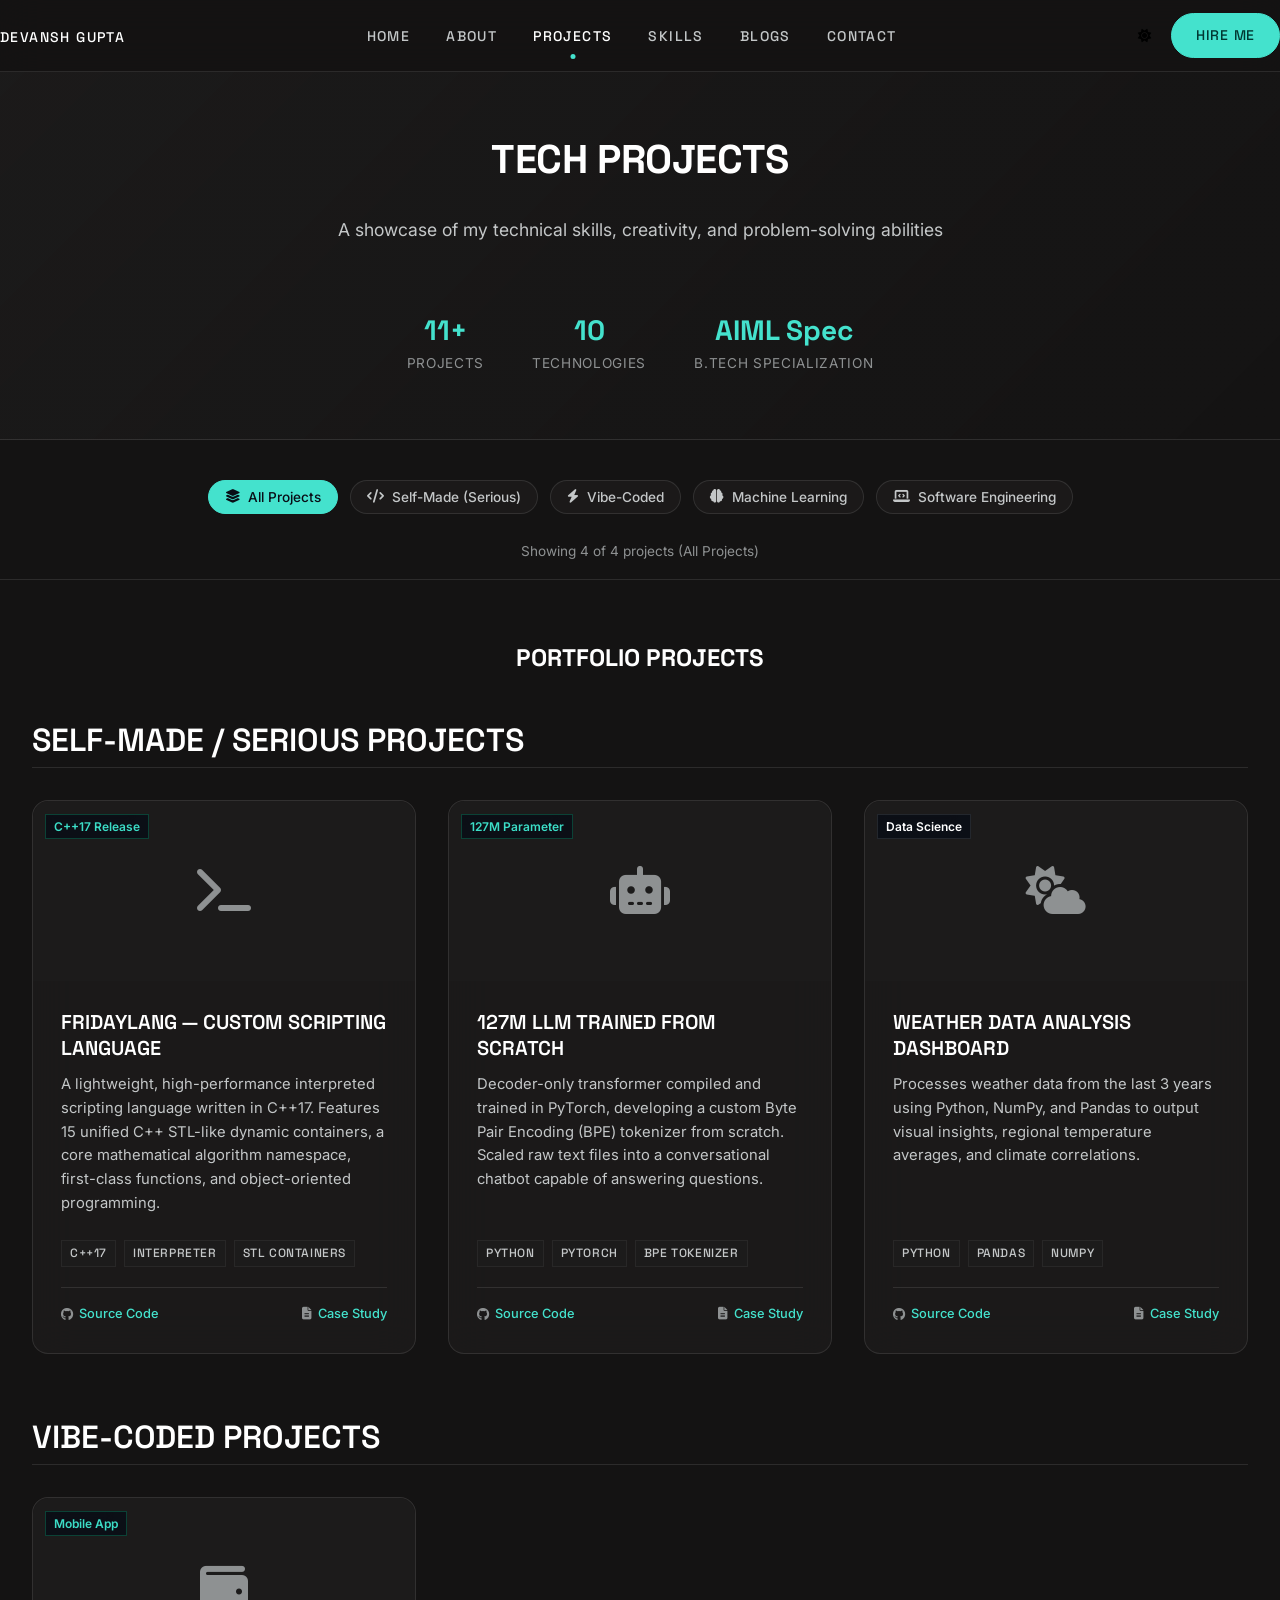
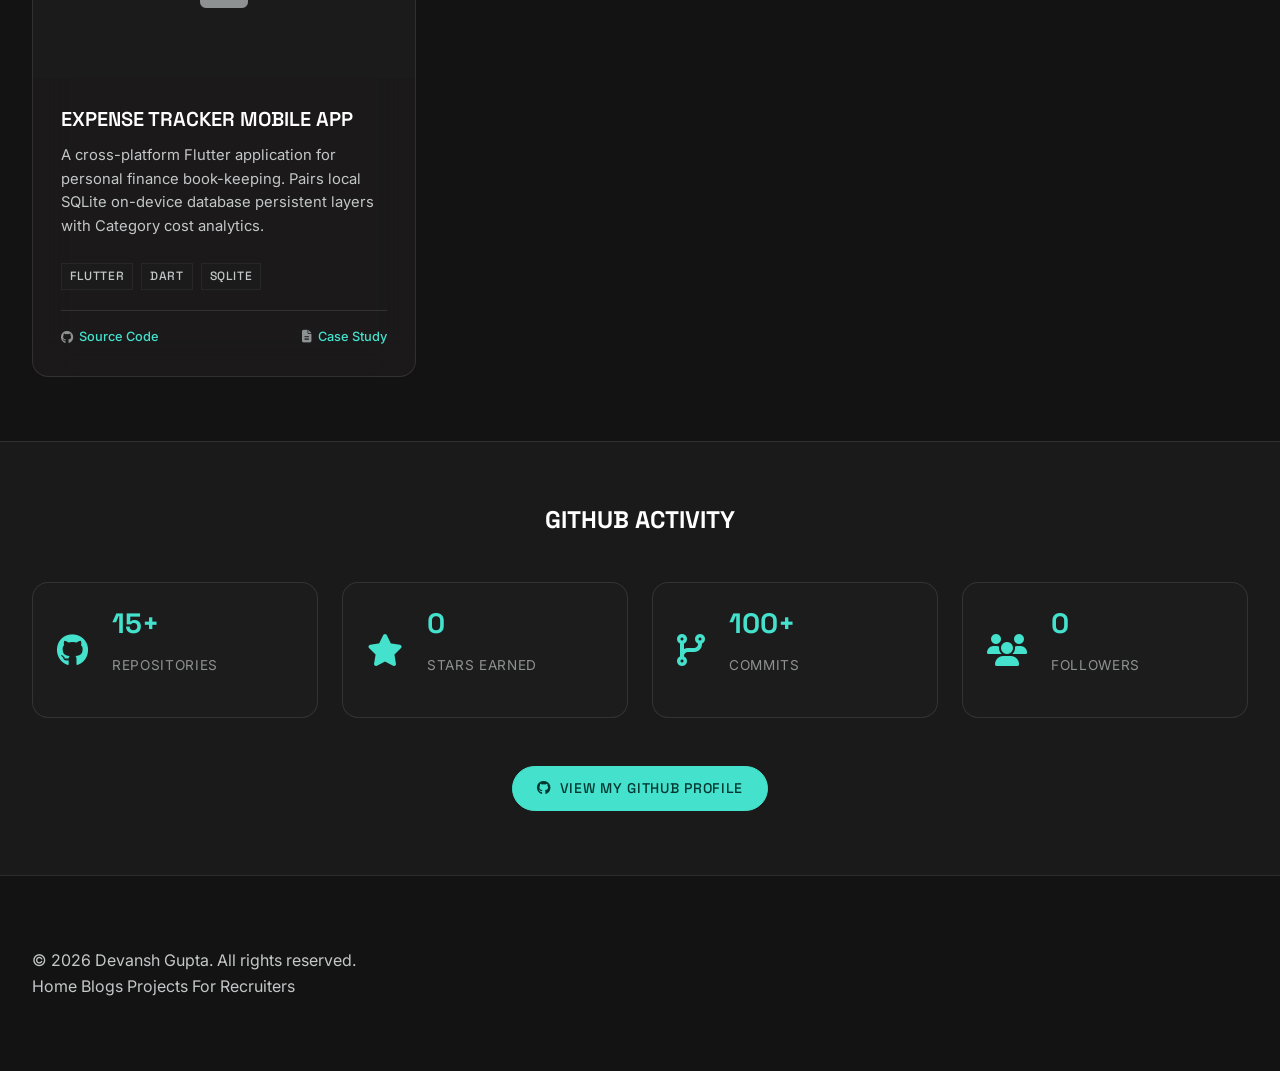
<file: tech-projects.html>
<!DOCTYPE html>
<html lang="en" class="dark">
<head>
    <meta charset="UTF-8">
    <meta name="viewport" content="width=device-width, initial-scale=1.0">
    <title>Tech Projects - Devansh Gupta | Portfolio</title>
    
    <!-- Styles -->
    <link rel="stylesheet" href="assests/css/global.css">
    <link rel="stylesheet" href="assests/css/tech.css">
    
    <link href="https://cdnjs.cloudflare.com/ajax/libs/font-awesome/6.4.0/css/all.min.css" rel="stylesheet">
    <meta name="theme-color" content="#2563eb">
</head>
<body>
    <!-- ============== NAVIGATION BAR ============== -->
    <nav class="navbar" role="navigation" aria-label="Main navigation">
        <div class="nav-container">
            <div class="nav-logo">
                <h2><a href="index.html" aria-label="Devansh Gupta - Go to homepage" class="label-mono">Devansh Gupta</a></h2>
            </div>
            
            <ul class="nav-menu" id="nav-menu" role="menubar" aria-hidden="false">
                <li class="nav-item" role="none">
                    <a href="index.html#home" class="nav-link" role="menuitem">Home</a>
                </li>
                <li class="nav-item" role="none">
                    <a href="index.html#about-work" class="nav-link" role="menuitem">About</a>
                </li>
                <li class="nav-item" role="none">
                    <a href="tech-projects.html" class="nav-link" role="menuitem">Projects</a>
                </li>
                <li class="nav-item" role="none">
                    <a href="index.html#skills-stack" class="nav-link" role="menuitem">Skills</a>
                </li>
                <li class="nav-item" role="none">
                    <a href="blogs.html" class="nav-link" role="menuitem">Blogs</a>
                </li>
                <li class="nav-item" role="none">
                    <a href="index.html#contact" class="nav-link" role="menuitem">Contact</a>
                </li>
            </ul>
            
            <div class="nav-controls">
                <button class="theme-toggle-btn" aria-label="Toggle theme" title="Toggle Theme">
                    <i class="fas fa-sun" aria-hidden="true"></i>
                </button>
                <a href="jobs.html" class="btn btn-primary" role="button">Hire Me</a>
                <button class="nav-toggle" id="mobile-menu" aria-label="Toggle mobile menu" aria-expanded="false" aria-controls="nav-menu">
                    <span class="bar" aria-hidden="true"></span>
                    <span class="bar" aria-hidden="true"></span>
                    <span class="bar" aria-hidden="true"></span>
                </button>
            </div>
        </div>
    </nav>

    <!-- ============== MAIN CONTENT ============== -->
    <main id="main-content">
        <!-- ============== HERO/BANNER SECTION ============== -->
        <section class="page-hero" aria-labelledby="hero-title">
            <div class="container">
                <div class="hero-content">
                    <h1 id="hero-title" class="page-title">Tech Projects</h1>
                    <p class="page-subtitle">A showcase of my technical skills, creativity, and problem-solving abilities</p>
                    
                    <div class="hero-stats" role="region" aria-label="Project statistics">
                        <div class="stat-item">
                            <span class="stat-number" aria-label="Number of projects">11+</span>
                            <span class="stat-label">Projects</span>
                        </div>
                        <div class="stat-item">
                            <span class="stat-number" aria-label="Number of technologies">10</span>
                            <span class="stat-label">Technologies</span>
                        </div>
                        <div class="stat-item">
                            <span class="stat-number" aria-label="Academic Background">AIML Spec</span>
                            <span class="stat-label">B.Tech Specialization</span>
                        </div>
                    </div>
                </div>
            </div>
        </section>

        <!-- ============== PROJECT FILTERS ============== -->
        <section class="project-filters" aria-labelledby="filters-title">
            <div class="container">
                <h2 id="filters-title" class="sr-only">Filter projects by category</h2>
                <div class="filter-controls" role="group" aria-label="Project category filters">
                    <button class="filter-btn active" data-filter="all" aria-pressed="true">
                        <i class="fas fa-layer-group" aria-hidden="true"></i>
                        All Projects
                    </button>
                    <button class="filter-btn" data-filter="self-made" aria-pressed="false">
                        <i class="fas fa-code" aria-hidden="true"></i>
                        Self-Made (Serious)
                    </button>
                    <button class="filter-btn" data-filter="vibe-coded" aria-pressed="false">
                        <i class="fas fa-bolt" aria-hidden="true"></i>
                        Vibe-Coded
                    </button>
                    <button class="filter-btn" data-filter="machine-learning" aria-pressed="false">
                        <i class="fas fa-brain" aria-hidden="true"></i>
                        Machine Learning
                    </button>
                    <button class="filter-btn" data-filter="software-engineering" aria-pressed="false">
                        <i class="fas fa-laptop-code" aria-hidden="true"></i>
                        Software Engineering
                    </button>
                </div>
                
                <!-- Results Counter -->
                <div class="filter-results" aria-live="polite">
                    <span id="projects-count" class="results-count">Showing all projects</span>
                </div>
            </div>
        </section>

        <!-- ============== ALL PROJECTS GRID ============== -->
        <section class="all-projects" aria-labelledby="projects-title">
            <div class="container">
                <h2 id="projects-title" class="section-title">Portfolio Projects</h2>
                
                <div class="projects-wrapper">
                    <!-- SELF-MADE GROUP -->
                    <div class="project-group-wrapper" style="margin-bottom: 4rem;">
                        <h3 class="headline-md" style="margin-bottom: 2rem; border-bottom: 1px solid var(--border-color); padding-bottom: 0.5rem; color: var(--text-primary);">
                            Self-Made / Serious Projects
                        </h3>
                        <div class="projects-grid">
                            
                            <!-- PROJECT 1: FridayLang (C++) -->
                            <article class="project-card card-aesthetic" data-category="self-made software-engineering cpp" role="article" tabindex="0">
                                <div class="project-image">
                                    <div class="project-placeholder">
                                        <i class="fas fa-terminal" aria-hidden="true"></i>
                                    </div>
                                    <div class="project-overlay">
                                        <div class="project-links">
                                            <a href="https://github.com/devanshgupta112/Friday-" class="project-link" aria-label="View FridayLang source code" title="Source Code" target="_blank" rel="noopener noreferrer">
                                                <i class="fab fa-github" aria-hidden="true"></i>
                                            </a>
                                            <a href="projects/friday.html" class="project-link" aria-label="Open FridayLang Page" title="Detailed Case Study">
                                                <i class="fas fa-external-link-alt" aria-hidden="true"></i>
                                            </a>
                                        </div>
                                    </div>
                                    <div class="project-status">
                                        <span class="status-badge live">C++17 Release</span>
                                    </div>
                                </div>
                                
                                <div class="project-content">
                                    <h3 class="project-title">FridayLang — Custom Scripting Language</h3>
                                    <p class="project-description">
                                        A lightweight, high-performance interpreted scripting language written in C++17. Features 15 unified C++ STL-like dynamic containers, a core mathematical algorithm namespace, first-class functions, and object-oriented programming.
                                    </p>
                                    <div class="project-tech">
                                        <span class="tech-tag">C++17</span>
                                        <span class="tech-tag">Interpreter</span>
                                        <span class="tech-tag">STL Containers</span>
                                    </div>
                                    <div class="project-metrics" style="display: flex; gap: 1.5rem; margin-top: auto; padding-top: 1rem;">
                                        <div class="metric">
                                            <i class="fab fa-github" aria-hidden="true"></i>
                                            <a href="https://github.com/devanshgupta112/Friday-" target="_blank" rel="noopener noreferrer" style="color: var(--color-primary); font-weight: 500;">Source Code</a>
                                        </div>
                                        <div class="metric">
                                            <i class="fas fa-file-alt" aria-hidden="true"></i>
                                            <a href="projects/friday.html" style="color: var(--color-primary); font-weight: 500;">Case Study</a>
                                        </div>
                                    </div>
                                </div>
                            </article>

                            <!-- PROJECT 2: 127M LLM (PyTorch) -->
                            <article class="project-card card-aesthetic" data-category="self-made machine-learning software-engineering" role="article" tabindex="0">
                                <div class="project-image">
                                    <div class="project-placeholder">
                                        <i class="fas fa-robot" aria-hidden="true"></i>
                                    </div>
                                    <div class="project-overlay">
                                        <div class="project-links">
                                            <a href="https://github.com/devansh-112" class="project-link" aria-label="View LLM source code" title="Source Code" target="_blank" rel="noopener noreferrer">
                                                <i class="fab fa-github" aria-hidden="true"></i>
                                            </a>
                                            <a href="projects/llm-scratch.html" class="project-link" aria-label="Open LLM Page" title="Detailed Case Study">
                                                <i class="fas fa-external-link-alt" aria-hidden="true"></i>
                                            </a>
                                        </div>
                                    </div>
                                    <div class="project-status">
                                        <span class="status-badge live">127M Parameter</span>
                                    </div>
                                </div>
                                
                                <div class="project-content">
                                    <h3 class="project-title">127M LLM Trained From Scratch</h3>
                                    <p class="project-description">
                                        Decoder-only transformer compiled and trained in PyTorch, developing a custom Byte Pair Encoding (BPE) tokenizer from scratch. Scaled raw text files into a conversational chatbot capable of answering questions.
                                    </p>
                                    <div class="project-tech">
                                        <span class="tech-tag">Python</span>
                                        <span class="tech-tag">PyTorch</span>
                                        <span class="tech-tag">BPE Tokenizer</span>
                                    </div>
                                    <div class="project-metrics" style="display: flex; gap: 1.5rem; margin-top: auto; padding-top: 1rem;">
                                        <div class="metric">
                                            <i class="fab fa-github" aria-hidden="true"></i>
                                            <a href="https://github.com/devansh-112" target="_blank" rel="noopener noreferrer" style="color: var(--color-primary); font-weight: 500;">Source Code</a>
                                        </div>
                                        <div class="metric">
                                            <i class="fas fa-file-alt" aria-hidden="true"></i>
                                            <a href="projects/llm-scratch.html" style="color: var(--color-primary); font-weight: 500;">Case Study</a>
                                        </div>
                                    </div>
                                </div>
                            </article>

                            <!-- PROJECT 3: Weather Analysis (Python) -->
                            <article class="project-card card-aesthetic" data-category="self-made datascience python" role="article" tabindex="0">
                                <div class="project-image">
                                    <div class="project-placeholder">
                                        <i class="fas fa-cloud-sun" aria-hidden="true"></i>
                                    </div>
                                    <div class="project-overlay">
                                        <div class="project-links">
                                            <a href="https://github.com/devansh-112/Weather-Data-Analysis-Dashboard.git" class="project-link" aria-label="View Weather Dashboard source code" title="Source Code" target="_blank" rel="noopener noreferrer">
                                                <i class="fab fa-github" aria-hidden="true"></i>
                                            </a>
                                            <a href="projects/weather-analysis.html" class="project-link" aria-label="Open Weather Analysis Page" title="Detailed Case Study">
                                                <i class="fas fa-external-link-alt" aria-hidden="true"></i>
                                            </a>
                                        </div>
                                    </div>
                                    <div class="project-status">
                                        <span class="status-badge development">Data Science</span>
                                    </div>
                                </div>
                                
                                <div class="project-content">
                                    <h3 class="project-title">Weather Data Analysis Dashboard</h3>
                                    <p class="project-description">
                                        Processes weather data from the last 3 years using Python, NumPy, and Pandas to output visual insights, regional temperature averages, and climate correlations.
                                    </p>
                                    <div class="project-tech">
                                        <span class="tech-tag">Python</span>
                                        <span class="tech-tag">Pandas</span>
                                        <span class="tech-tag">NumPy</span>
                                    </div>
                                    <div class="project-metrics" style="display: flex; gap: 1.5rem; margin-top: auto; padding-top: 1rem;">
                                        <div class="metric">
                                            <i class="fab fa-github" aria-hidden="true"></i>
                                            <a href="https://github.com/devansh-112/Weather-Data-Analysis-Dashboard.git" target="_blank" rel="noopener noreferrer" style="color: var(--color-primary); font-weight: 500;">Source Code</a>
                                        </div>
                                        <div class="metric">
                                            <i class="fas fa-file-alt" aria-hidden="true"></i>
                                            <a href="projects/weather-analysis.html" style="color: var(--color-primary); font-weight: 500;">Case Study</a>
                                        </div>
                                    </div>
                                </div>
                            </article>

                        </div>
                    </div>

                    <!-- VIBE-CODED GROUP -->
                    <div class="project-group-wrapper">
                        <h3 class="headline-md" style="margin-bottom: 2rem; border-bottom: 1px solid var(--border-color); padding-bottom: 0.5rem; color: var(--text-primary);">
                            Vibe-Coded Projects
                        </h3>
                        <div class="projects-grid">
                            
                            <!-- PROJECT 4: Expense Tracker -->
                            <article class="project-card card-aesthetic" data-category="vibe-coded flutter software-engineering" role="article" tabindex="0">
                                <div class="project-image">
                                    <div class="project-placeholder">
                                        <i class="fas fa-wallet" aria-hidden="true"></i>
                                    </div>
                                    <div class="project-overlay">
                                        <div class="project-links">
                                            <a href="https://github.com/devanshgupta112/Expense-Tracker#readme" class="project-link" aria-label="View Expense Tracker source code" title="Source Code" target="_blank" rel="noopener noreferrer">
                                                <i class="fab fa-github" aria-hidden="true"></i>
                                            </a>
                                            <a href="projects/expense-tracker.html" class="project-link" aria-label="Open Expense Tracker Page" title="Detailed Case Study">
                                                <i class="fas fa-external-link-alt" aria-hidden="true"></i>
                                            </a>
                                        </div>
                                    </div>
                                    <div class="project-status">
                                        <span class="status-badge live">Mobile App</span>
                                    </div>
                                </div>
                                
                                <div class="project-content">
                                    <h3 class="project-title">Expense Tracker Mobile App</h3>
                                    <p class="project-description">
                                        A cross-platform Flutter application for personal finance book-keeping. Pairs local SQLite on-device database persistent layers with Category cost analytics.
                                    </p>
                                    <div class="project-tech">
                                        <span class="tech-tag">Flutter</span>
                                        <span class="tech-tag">Dart</span>
                                        <span class="tech-tag">SQLite</span>
                                    </div>
                                    <div class="project-metrics" style="display: flex; gap: 1.5rem; margin-top: auto; padding-top: 1rem;">
                                        <div class="metric">
                                            <i class="fab fa-github" aria-hidden="true"></i>
                                            <a href="https://github.com/devanshgupta112/Expense-Tracker#readme" target="_blank" rel="noopener noreferrer" style="color: var(--color-primary); font-weight: 500;">Source Code</a>
                                        </div>
                                        <div class="metric">
                                            <i class="fas fa-file-alt" aria-hidden="true"></i>
                                            <a href="projects/expense-tracker.html" style="color: var(--color-primary); font-weight: 500;">Case Study</a>
                                        </div>
                                    </div>
                                </div>
                            </article>

                        </div>
                    </div>
                </div>
            </div>
        </section>

        <!-- ============== GITHUB STATISTICS ============== -->
        <section class="github-stats" aria-labelledby="github-title">
            <div class="container">
                <h2 id="github-title" class="section-title">GitHub Activity</h2>
                <div class="stats-grid">
                    <div class="stat-card card-aesthetic">
                        <div class="stat-icon">
                            <i class="fab fa-github" aria-hidden="true"></i>
                        </div>
                        <div class="stat-content">
                            <h3 class="stat-number">15+</h3>
                            <p class="stat-label">Repositories</p>
                        </div>
                    </div>
                    
                    <div class="stat-card card-aesthetic">
                        <div class="stat-icon">
                            <i class="fas fa-star" aria-hidden="true"></i>
                        </div>
                        <div class="stat-content">
                            <h3 class="stat-number">0</h3>
                            <p class="stat-label">Stars Earned</p>
                        </div>
                    </div>
                    
                    <div class="stat-card card-aesthetic">
                        <div class="stat-icon">
                            <i class="fas fa-code-branch" aria-hidden="true"></i>
                        </div>
                        <div class="stat-content">
                            <h3 class="stat-number">100+</h3>
                            <p class="stat-label">Commits</p>
                        </div>
                    </div>
                    
                    <div class="stat-card card-aesthetic">
                        <div class="stat-icon">
                            <i class="fas fa-users" aria-hidden="true"></i>
                        </div>
                        <div class="stat-content">
                            <h3 class="stat-number">0</h3>
                            <p class="stat-label">Followers</p>
                        </div>
                    </div>
                </div>
                
                <div class="github-link">
                    <a href="https://github.com/devansh-112" class="btn btn-primary" target="_blank" rel="noopener noreferrer">
                        <i class="fab fa-github" aria-hidden="true"></i>
                        View My GitHub Profile
                    </a>
                </div>
            </div>
        </section>
    </main>

    <!-- ==================== FOOTER ==================== -->
    <footer class="footer" role="contentinfo">
        <div class="container">
            <div class="footer-content">
                <div class="footer-text">
                    <p>&copy; 2025 Devansh Gupta. All rights reserved. </p>
                </div>
                <div class="footer-links">
                    <a href="index.html">Home</a>
                    <a href="blogs.html">Blogs</a>
                    <a href="tech-projects.html">Projects</a>
                    <a href="jobs.html">For Recruiters</a>
                </div>
            </div>
        </div>
    </footer>

    <script src="assests/js/script.js"></script>
    <script src="assests/js/projects.js"></script>
</body>
</html>
</file>
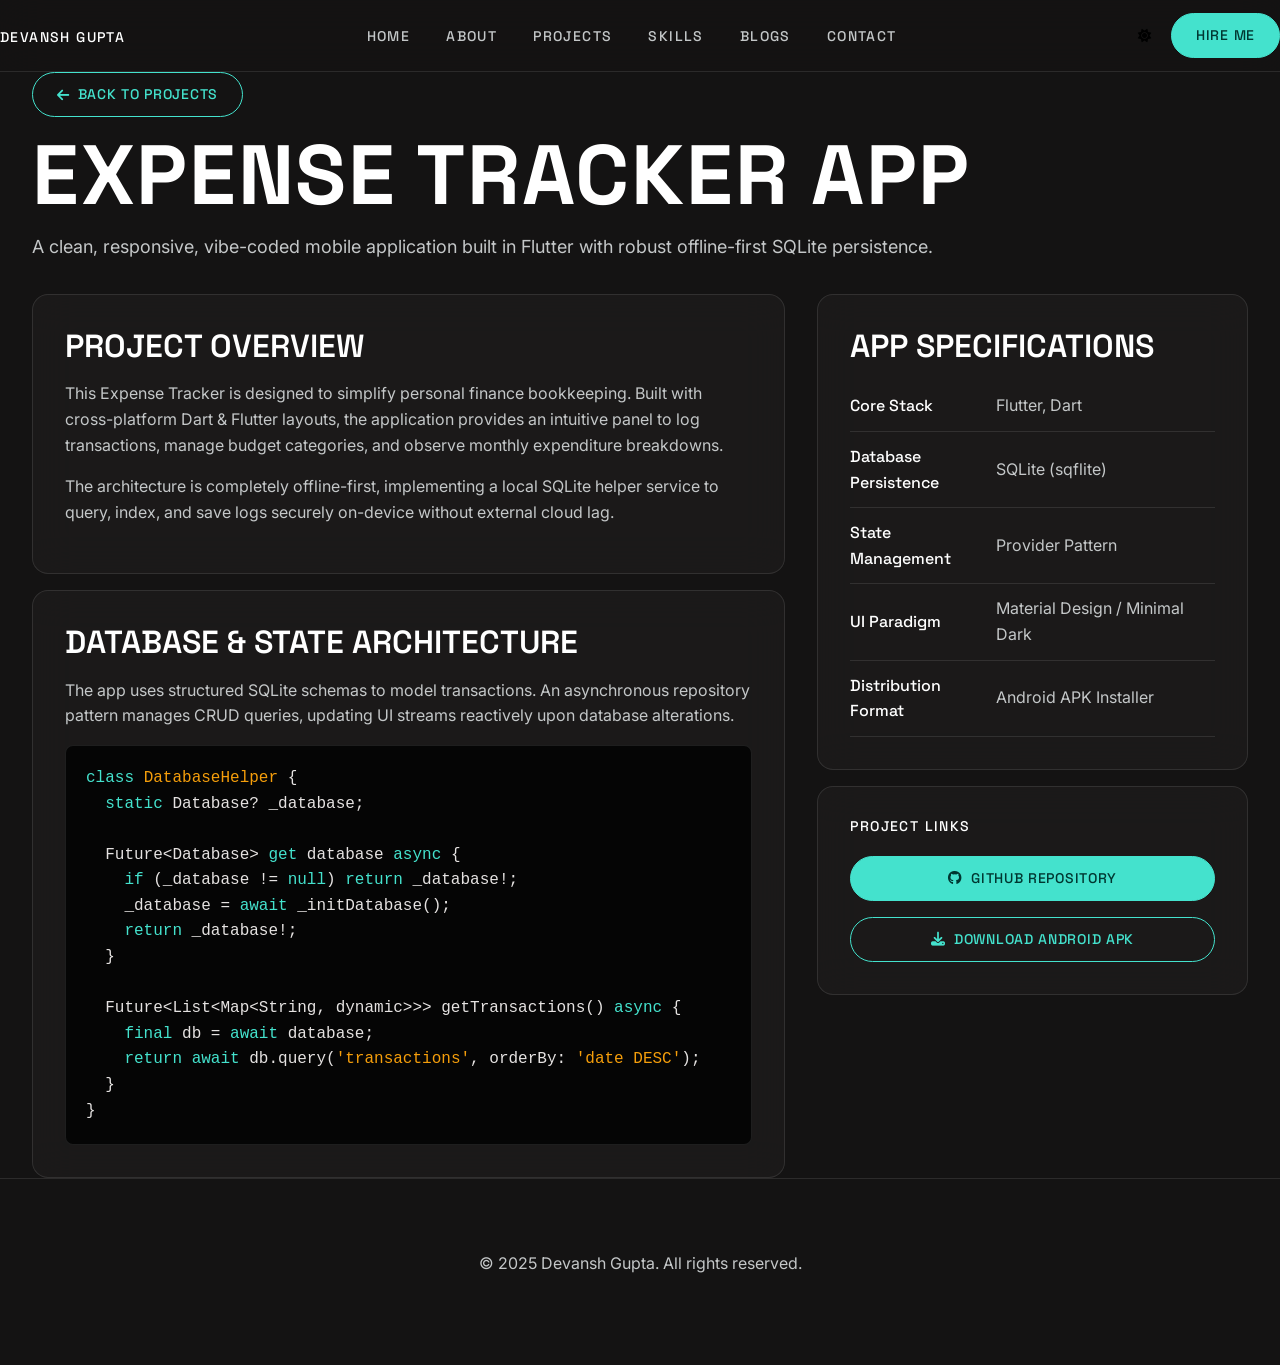
<file: projects/expense-tracker.html>
<!DOCTYPE html>
<html lang="en" class="dark">
<head>
    <meta charset="UTF-8">
    <meta name="viewport" content="width=device-width, initial-scale=1.0">
    <title>Expense Tracker - Devansh Gupta</title>
    
    <!-- Styles -->
    <link rel="stylesheet" href="../assests/css/global.css">
    <link rel="stylesheet" href="../assests/css/tech.css">
    <link href="https://cdnjs.cloudflare.com/ajax/libs/font-awesome/6.4.0/css/all.min.css" rel="stylesheet">
    
    <style>
        body {
            background-color: var(--bg-base);
            color: var(--text-secondary);
        }
        .project-details-grid {
            display: grid;
            grid-template-columns: 1.4fr 0.8fr;
            gap: var(--rounded-lg);
            margin-top: var(--rounded-lg);
        }
        .details-col {
            display: flex;
            flex-direction: column;
            gap: var(--rounded-default);
        }
        .back-btn-container {
            margin-bottom: var(--rounded-default);
        }
        .spec-table {
            width: 100%;
            border-collapse: collapse;
            margin-top: 1rem;
        }
        .spec-table td {
            padding: 0.75rem 0;
            border-bottom: 1px solid var(--border-color);
        }
        .spec-table td:first-child {
            font-family: var(--font-heading);
            font-weight: 500;
            color: var(--text-primary);
            width: 40%;
        }
        @media (max-width: 900px) {
            .project-details-grid {
                grid-template-columns: 1fr;
            }
        }
    </style>
</head>
<body>
    <!-- ============== NAVIGATION BAR ============== -->
    <nav class="navbar" role="navigation" aria-label="Main navigation">
        <div class="nav-container">
            <div class="nav-logo">
                <h2><a href="../index.html" aria-label="Devansh Gupta - Go to homepage" class="label-mono">Devansh Gupta</a></h2>
            </div>
            
            <ul class="nav-menu" id="nav-menu" role="menubar" aria-hidden="false">
                <li class="nav-item" role="none">
                    <a href="../index.html#home" class="nav-link" role="menuitem">Home</a>
                </li>
                <li class="nav-item" role="none">
                    <a href="../index.html#about-work" class="nav-link" role="menuitem">About</a>
                </li>
                <li class="nav-item" role="none">
                    <a href="../tech-projects.html" class="nav-link" role="menuitem">Projects</a>
                </li>
                <li class="nav-item" role="none">
                    <a href="../index.html#skills-stack" class="nav-link" role="menuitem">Skills</a>
                </li>
                <li class="nav-item" role="none">
                    <a href="../blogs.html" class="nav-link" role="menuitem">Blogs</a>
                </li>
                <li class="nav-item" role="none">
                    <a href="../index.html#contact" class="nav-link" role="menuitem">Contact</a>
                </li>
            </ul>
            
            <div class="nav-controls">
                <button class="theme-toggle-btn" aria-label="Toggle theme" title="Toggle Theme">
                    <i class="fas fa-sun" aria-hidden="true"></i>
                </button>
                <a href="../jobs.html" class="btn btn-primary" role="button">Hire Me</a>
                <button class="nav-toggle" id="mobile-menu" aria-label="Toggle mobile menu" aria-expanded="false" aria-controls="nav-menu">
                    <span class="bar" aria-hidden="true"></span>
                    <span class="bar" aria-hidden="true"></span>
                    <span class="bar" aria-hidden="true"></span>
                </button>
            </div>
        </div>
    </nav>

    <!-- ============== MAIN DETAILS ============== -->
    <main class="container section">
        <div class="back-btn-container">
            <a href="../tech-projects.html" class="btn btn-secondary">
                <i class="fas fa-arrow-left"></i> Back to Projects
            </a>
        </div>

        <h1 class="display-xl" style="color: var(--text-primary); margin-bottom: 1rem;">Expense Tracker App</h1>
        <p class="body-lg" style="margin-bottom: 2rem;">A clean, responsive, vibe-coded mobile application built in Flutter with robust offline-first SQLite persistence.</p>

        <div class="project-details-grid">
            <!-- Left Column: Details -->
            <div class="details-col">
                <div class="card-aesthetic" style="padding: 2rem;">
                    <h2 class="headline-md" style="margin-bottom: 1rem;">Project Overview</h2>
                    <p class="body-md">
                        This Expense Tracker is designed to simplify personal finance bookkeeping. Built with cross-platform Dart & Flutter layouts, the application provides an intuitive panel to log transactions, manage budget categories, and observe monthly expenditure breakdowns.
                    </p>
                    <p class="body-md">
                        The architecture is completely offline-first, implementing a local SQLite helper service to query, index, and save logs securely on-device without external cloud lag.
                    </p>
                </div>

                <div class="card-aesthetic" style="padding: 2rem;">
                    <h2 class="headline-md" style="margin-bottom: 1rem;">Database & State Architecture</h2>
                    <p class="body-md">
                        The app uses structured SQLite schemas to model transactions. An asynchronous repository pattern manages CRUD queries, updating UI streams reactively upon database alterations.
                    </p>
                    <pre><span class="keyword">class</span> <span class="string">DatabaseHelper</span> {
  <span class="keyword">static</span> Database? _database;
  
  Future&lt;Database&gt; <span class="keyword">get</span> database <span class="keyword">async</span> {
    <span class="keyword">if</span> (_database != <span class="keyword">null</span>) <span class="keyword">return</span> _database!;
    _database = <span class="keyword">await</span> _initDatabase();
    <span class="keyword">return</span> _database!;
  }
  
  Future&lt;List&lt;Map&lt;String, dynamic&gt;&gt;&gt; getTransactions() <span class="keyword">async</span> {
    <span class="keyword">final</span> db = <span class="keyword">await</span> database;
    <span class="keyword">return</span> <span class="keyword">await</span> db.query(<span class="string">'transactions'</span>, orderBy: <span class="string">'date DESC'</span>);
  }
}</pre>
                </div>
            </div>

            <!-- Right Column: Info & Specs -->
            <div class="details-col">
                <div class="card-aesthetic" style="padding: 2rem;">
                    <h2 class="headline-md" style="margin-bottom: 1rem;">App Specifications</h2>
                    <table class="spec-table">
                        <tr>
                            <td>Core Stack</td>
                            <td>Flutter, Dart</td>
                        </tr>
                        <tr>
                            <td>Database Persistence</td>
                            <td>SQLite (sqflite)</td>
                        </tr>
                        <tr>
                            <td>State Management</td>
                            <td>Provider Pattern</td>
                        </tr>
                        <tr>
                            <td>UI Paradigm</td>
                            <td>Material Design / Minimal Dark</td>
                        </tr>
                        <tr>
                            <td>Distribution Format</td>
                            <td>Android APK Installer</td>
                        </tr>
                    </table>
                </div>

                <div class="card-aesthetic" style="padding: 2rem; display: flex; flex-direction: column; gap: 1rem;">
                    <h3 class="label-mono">Project Links</h3>
                    <a href="https://github.com/devanshgupta112/Expense-Tracker#readme" class="btn btn-primary" target="_blank" rel="noopener noreferrer">
                        <i class="fab fa-github"></i> GitHub Repository
                    </a>
                    <a href="../assests/apk/expense-tracker.apk" class="btn btn-secondary" download>
                        <i class="fas fa-download"></i> Download Android APK
                    </a>
                </div>
            </div>
        </div>
    </main>

    <!-- ==================== FOOTER ==================== -->
    <footer class="footer">
        <div class="container" style="text-align: center;">
            <p class="body-md">&copy; 2025 Devansh Gupta. All rights reserved.</p>
        </div>
    </footer>
</body>
</html>
</file>
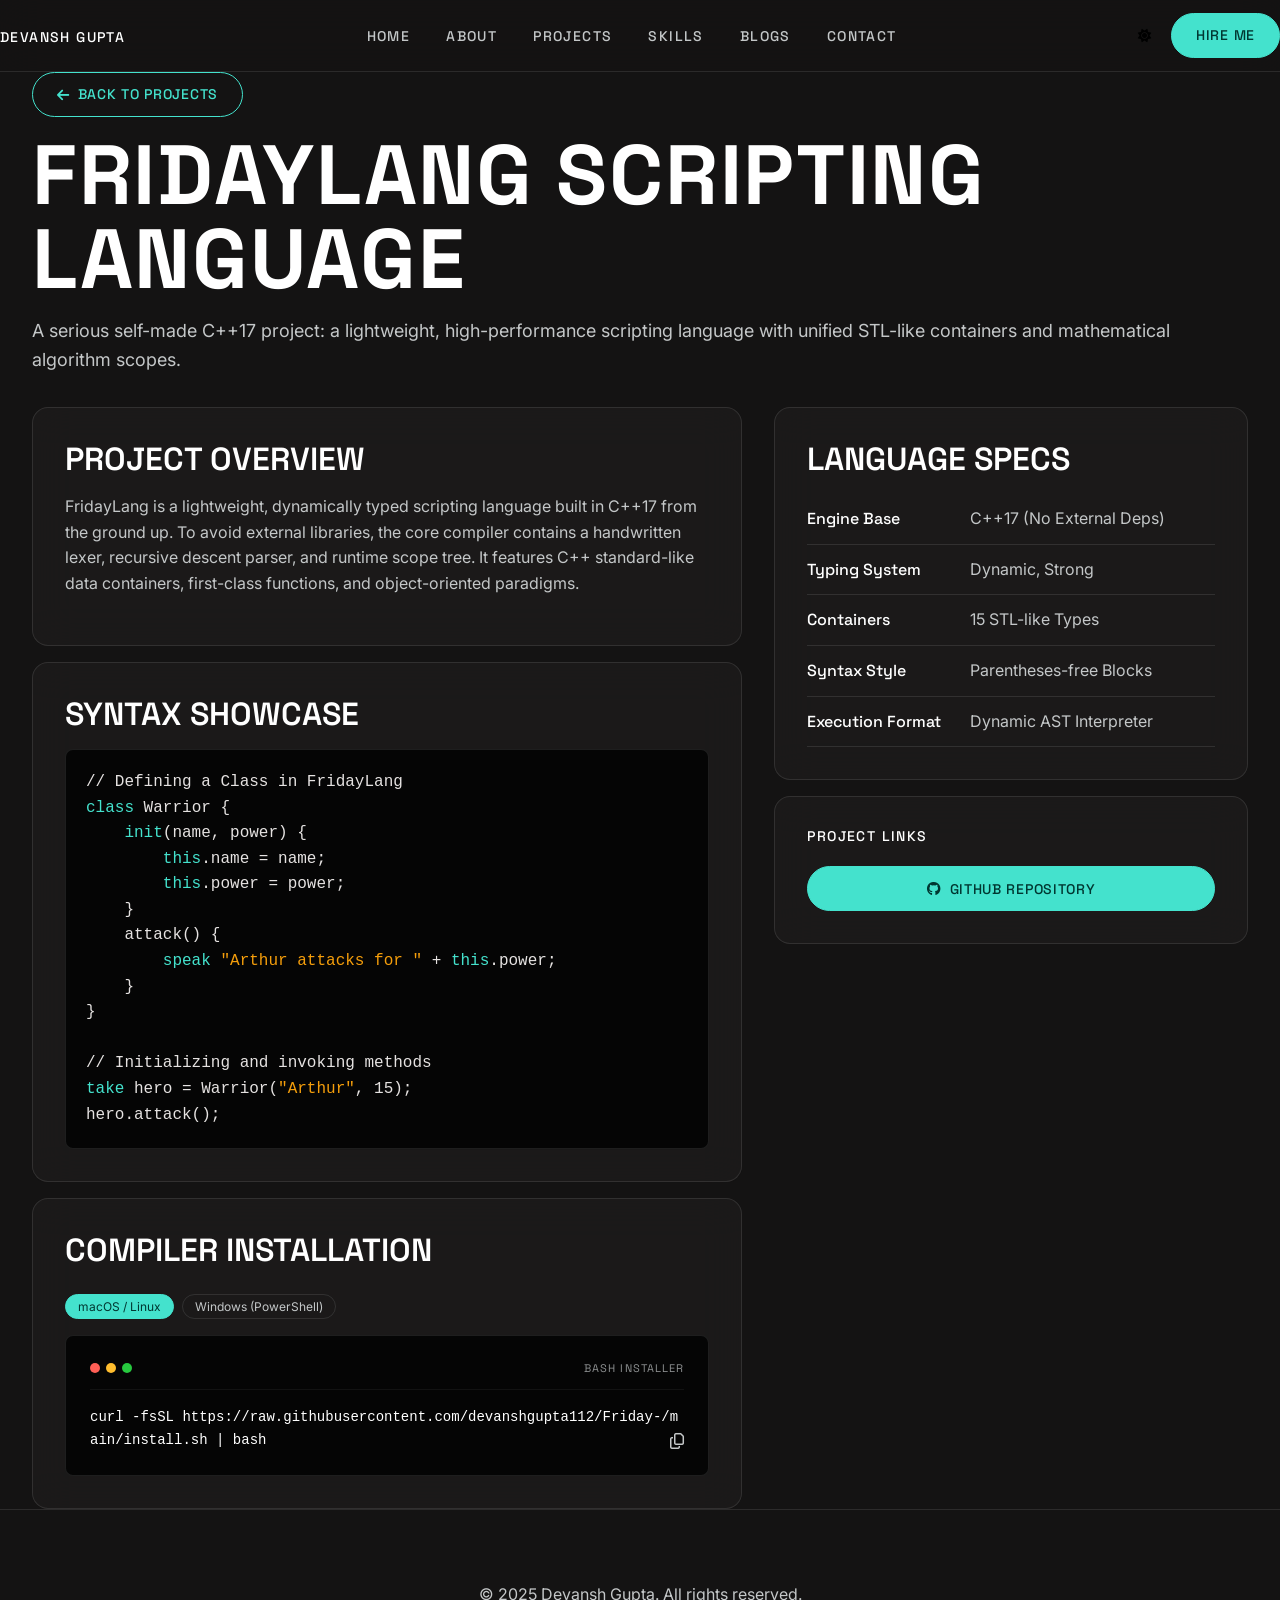
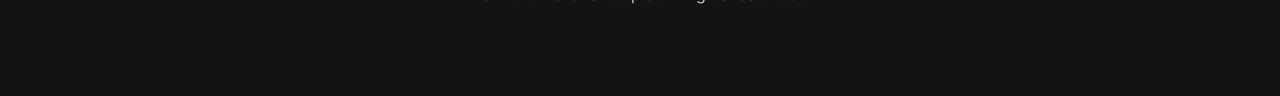
<file: projects/friday.html>
<!DOCTYPE html>
<html lang="en" class="dark">
<head>
    <meta charset="UTF-8">
    <meta name="viewport" content="width=device-width, initial-scale=1.0">
    <title>FridayLang - Devansh Gupta</title>
    
    <!-- Styles -->
    <link rel="stylesheet" href="../assests/css/global.css">
    <link rel="stylesheet" href="../assests/css/tech.css">
    <link href="https://cdnjs.cloudflare.com/ajax/libs/font-awesome/6.4.0/css/all.min.css" rel="stylesheet">
    
    <style>
        body {
            background-color: var(--bg-base);
            color: var(--text-secondary);
        }
        .project-details-grid {
            display: grid;
            grid-template-columns: 1.2fr 0.8fr;
            gap: var(--rounded-lg);
            margin-top: var(--rounded-lg);
        }
        .details-col {
            display: flex;
            flex-direction: column;
            gap: var(--rounded-default);
        }
        .back-btn-container {
            margin-bottom: var(--rounded-default);
        }
        .spec-table {
            width: 100%;
            border-collapse: collapse;
            margin-top: 1rem;
        }
        .spec-table td {
            padding: 0.75rem 0;
            border-bottom: 1px solid var(--border-color);
        }
        .spec-table td:first-child {
            font-family: var(--font-heading);
            font-weight: 500;
            color: var(--text-primary);
            width: 40%;
        }
        
        /* Terminal widget styling */
        .terminal-widget {
            background-color: #050505;
            border: 1px solid var(--border-color);
            border-radius: var(--rounded-sm);
            padding: 1.5rem;
            position: relative;
            margin-top: 1rem;
        }
        .terminal-header {
            display: flex;
            justify-content: space-between;
            align-items: center;
            border-bottom: 1px solid rgba(255, 255, 255, 0.05);
            padding-bottom: 0.75rem;
            margin-bottom: 1rem;
        }
        .terminal-dots {
            display: flex;
            gap: 6px;
        }
        .terminal-dot {
            width: 10px;
            height: 10px;
            border-radius: 50%;
        }
        .terminal-dot.red { background-color: #ff5f56; }
        .terminal-dot.yellow { background-color: #ffbd2e; }
        .terminal-dot.green { background-color: #27c93f; }
        .terminal-title {
            font-family: var(--font-heading);
            font-size: 11px;
            color: var(--text-muted);
            text-transform: uppercase;
            letter-spacing: 0.1em;
        }
        .shell-tabs {
            display: flex;
            gap: 0.5rem;
            margin-bottom: 1rem;
        }
        .shell-tab {
            padding: 0.25rem 0.75rem;
            border-radius: var(--rounded-full);
            font-size: 12px;
            border: 1px solid var(--border-color);
            background: transparent;
            color: var(--text-secondary);
        }
        .shell-tab.active {
            background-color: var(--color-primary);
            color: var(--on-primary);
            border-color: var(--color-primary);
        }
        .terminal-cmd {
            font-family: monospace;
            color: #ffffff;
            font-size: 14px;
            word-break: break-all;
        }
        .copy-btn {
            position: absolute;
            right: 1.5rem;
            bottom: 1.5rem;
            color: var(--text-secondary);
            font-size: 1rem;
        }
        .copy-btn:hover {
            color: var(--color-primary);
        }
        .copy-btn.copied {
            color: var(--color-success);
        }

        @media (max-width: 900px) {
            .project-details-grid {
                grid-template-columns: 1fr;
            }
        }
    </style>
</head>
<body>
    <!-- ============== NAVIGATION BAR ============== -->
    <nav class="navbar" role="navigation" aria-label="Main navigation">
        <div class="nav-container">
            <div class="nav-logo">
                <h2><a href="../index.html" aria-label="Devansh Gupta - Go to homepage" class="label-mono">Devansh Gupta</a></h2>
            </div>
            
            <ul class="nav-menu" id="nav-menu" role="menubar" aria-hidden="false">
                <li class="nav-item" role="none">
                    <a href="../index.html#home" class="nav-link" role="menuitem">Home</a>
                </li>
                <li class="nav-item" role="none">
                    <a href="../index.html#about-work" class="nav-link" role="menuitem">About</a>
                </li>
                <li class="nav-item" role="none">
                    <a href="../tech-projects.html" class="nav-link" role="menuitem">Projects</a>
                </li>
                <li class="nav-item" role="none">
                    <a href="../index.html#skills-stack" class="nav-link" role="menuitem">Skills</a>
                </li>
                <li class="nav-item" role="none">
                    <a href="../blogs.html" class="nav-link" role="menuitem">Blogs</a>
                </li>
                <li class="nav-item" role="none">
                    <a href="../index.html#contact" class="nav-link" role="menuitem">Contact</a>
                </li>
            </ul>
            
            <div class="nav-controls">
                <button class="theme-toggle-btn" aria-label="Toggle theme" title="Toggle Theme">
                    <i class="fas fa-sun" aria-hidden="true"></i>
                </button>
                <a href="../jobs.html" class="btn btn-primary" role="button">Hire Me</a>
                <button class="nav-toggle" id="mobile-menu" aria-label="Toggle mobile menu" aria-expanded="false" aria-controls="nav-menu">
                    <span class="bar" aria-hidden="true"></span>
                    <span class="bar" aria-hidden="true"></span>
                    <span class="bar" aria-hidden="true"></span>
                </button>
            </div>
        </div>
    </nav>

    <!-- ============== MAIN DETAILS ============== -->
    <main class="container section">
        <div class="back-btn-container">
            <a href="../tech-projects.html" class="btn btn-secondary">
                <i class="fas fa-arrow-left"></i> Back to Projects
            </a>
        </div>

        <h1 class="display-xl" style="color: var(--text-primary); margin-bottom: 1rem;">FridayLang Scripting Language</h1>
        <p class="body-lg" style="margin-bottom: 2rem;">A serious self-made C++17 project: a lightweight, high-performance scripting language with unified STL-like containers and mathematical algorithm scopes.</p>

        <div class="project-details-grid">
            <!-- Left Column: Details -->
            <div class="details-col">
                <div class="card-aesthetic" style="padding: 2rem;">
                    <h2 class="headline-md" style="margin-bottom: 1rem;">Project Overview</h2>
                    <p class="body-md">
                        FridayLang is a lightweight, dynamically typed scripting language built in C++17 from the ground up. To avoid external libraries, the core compiler contains a handwritten lexer, recursive descent parser, and runtime scope tree. It features C++ standard-like data containers, first-class functions, and object-oriented paradigms.
                    </p>
                </div>

                <div class="card-aesthetic" style="padding: 2rem;">
                    <h2 class="headline-md" style="margin-bottom: 1rem;">Syntax Showcase</h2>
                    <pre><span class="comment">// Defining a Class in FridayLang</span>
<span class="keyword">class</span> Warrior {
    <span class="keyword">init</span>(name, power) {
        <span class="keyword">this</span>.name = name;
        <span class="keyword">this</span>.power = power;
    }
    attack() {
        <span class="keyword">speak</span> <span class="string">"Arthur attacks for "</span> + <span class="keyword">this</span>.power;
    }
}

<span class="comment">// Initializing and invoking methods</span>
<span class="keyword">take</span> hero = Warrior(<span class="string">"Arthur"</span>, 15);
hero.attack();</pre>
                </div>

                <div class="card-aesthetic" style="padding: 2rem;">
                    <h2 class="headline-md" style="margin-bottom: 1.5rem;">Compiler Installation</h2>
                    
                    <div class="shell-tabs">
                        <button class="shell-tab active" onclick="switchShell('bash')">macOS / Linux</button>
                        <button class="shell-tab" onclick="switchShell('ps')">Windows (PowerShell)</button>
                    </div>

                    <div class="terminal-widget">
                        <div class="terminal-header">
                            <div class="terminal-dots">
                                <div class="terminal-dot red"></div>
                                <div class="terminal-dot yellow"></div>
                                <div class="terminal-dot green"></div>
                            </div>
                            <div class="terminal-title" id="shell-title">bash installer</div>
                        </div>
                        <div class="terminal-cmd" id="install-cmd">curl -fsSL https://raw.githubusercontent.com/devanshgupta112/Friday-/main/install.sh | bash</div>
                        <button class="copy-btn" id="copy-btn" onclick="copyCommand()" title="Copy to clipboard">
                            <i class="far fa-copy"></i>
                        </button>
                    </div>
                </div>
            </div>

            <!-- Right Column: Info & Specs -->
            <div class="details-col">
                <div class="card-aesthetic" style="padding: 2rem;">
                    <h2 class="headline-md" style="margin-bottom: 1rem;">Language Specs</h2>
                    <table class="spec-table">
                        <tr>
                            <td>Engine Base</td>
                            <td>C++17 (No External Deps)</td>
                        </tr>
                        <tr>
                            <td>Typing System</td>
                            <td>Dynamic, Strong</td>
                        </tr>
                        <tr>
                            <td>Containers</td>
                            <td>15 STL-like Types</td>
                        </tr>
                        <tr>
                            <td>Syntax Style</td>
                            <td>Parentheses-free Blocks</td>
                        </tr>
                        <tr>
                            <td>Execution Format</td>
                            <td>Dynamic AST Interpreter</td>
                        </tr>
                    </table>
                </div>

                <div class="card-aesthetic" style="padding: 2rem; display: flex; flex-direction: column; gap: 1rem;">
                    <h3 class="label-mono">Project Links</h3>
                    <a href="https://github.com/devanshgupta112/Friday-" class="btn btn-primary" target="_blank" rel="noopener noreferrer">
                        <i class="fab fa-github"></i> GitHub Repository
                    </a>
                </div>
            </div>
        </div>
    </main>

    <!-- ==================== FOOTER ==================== -->
    <footer class="footer">
        <div class="container" style="text-align: center;">
            <p class="body-md">&copy; 2025 Devansh Gupta. All rights reserved.</p>
        </div>
    </footer>

    <!-- Interactive script for shell command copier -->
    <script>
        const commands = {
            bash: 'curl -fsSL https://raw.githubusercontent.com/devanshgupta112/Friday-/main/install.sh | bash',
            ps: 'irm https://raw.githubusercontent.com/devanshgupta112/Friday-/main/install.ps1 | iex'
        };

        function switchShell(shell) {
            const tabs = document.querySelectorAll('.shell-tab');
            tabs.forEach(tab => tab.classList.remove('active'));
            
            const selectedTab = Array.from(tabs).find(tab => 
                shell === 'bash' ? tab.textContent.includes('macOS') : tab.textContent.includes('PowerShell')
            );
            if (selectedTab) selectedTab.classList.add('active');

            const cmdEl = document.getElementById('install-cmd');
            cmdEl.textContent = commands[shell];

            const titleEl = document.getElementById('shell-title');
            titleEl.textContent = shell === 'bash' ? 'bash installer' : 'powershell installer';
        }

        async function copyCommand() {
            const cmdText = document.getElementById('install-cmd').textContent;
            const copyBtn = document.getElementById('copy-btn');
            
            try {
                await navigator.clipboard.writeText(cmdText);
                copyBtn.classList.add('copied');
                copyBtn.innerHTML = '<i class="fas fa-check"></i>';
                
                setTimeout(() => {
                    copyBtn.classList.remove('copied');
                    copyBtn.innerHTML = '<i class="far fa-copy"></i>';
                }, 2000);
            } catch (err) {
                console.error('Failed to copy text: ', err);
            }
        }
    </script>
</body>
</html>
</file>
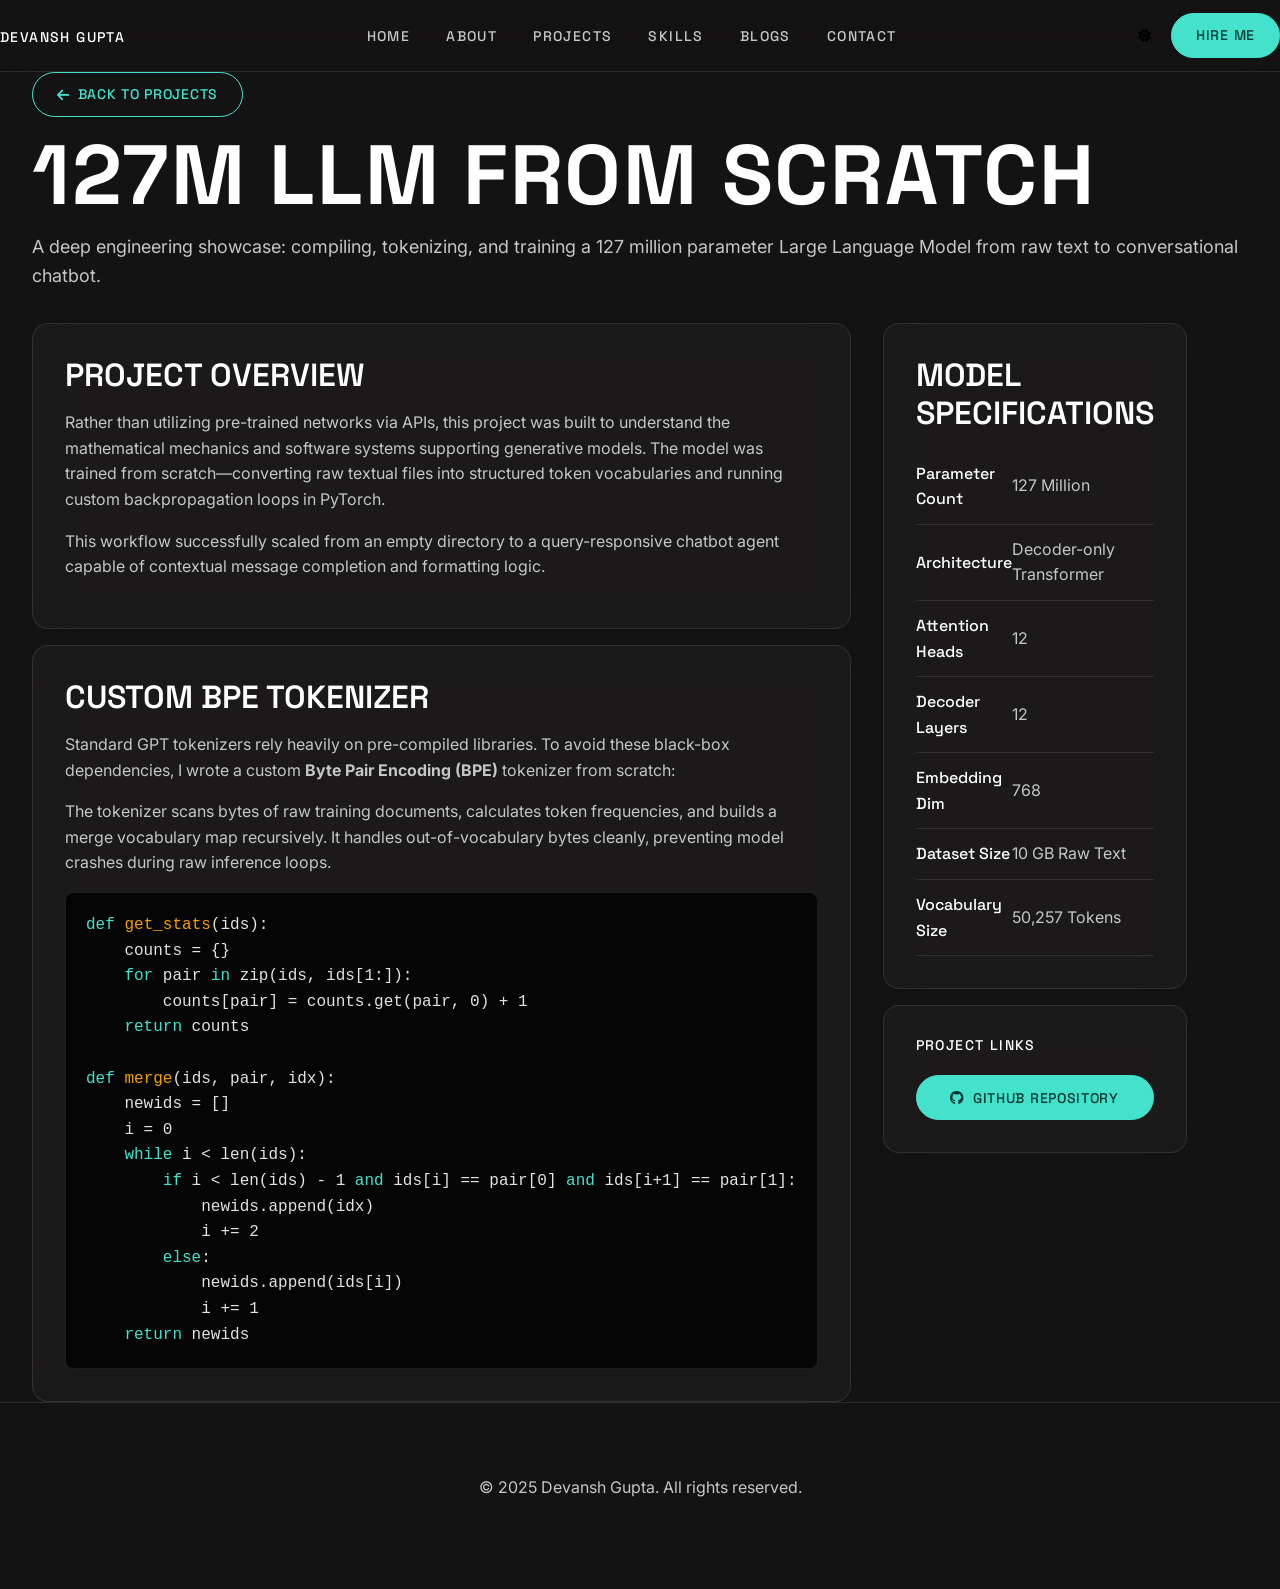
<file: projects/llm-scratch.html>
<!DOCTYPE html>
<html lang="en" class="dark">
<head>
    <meta charset="UTF-8">
    <meta name="viewport" content="width=device-width, initial-scale=1.0">
    <title>127M LLM From Scratch - Devansh Gupta</title>
    
    <!-- Styles -->
    <link rel="stylesheet" href="../assests/css/global.css">
    <link rel="stylesheet" href="../assests/css/tech.css">
    <link href="https://cdnjs.cloudflare.com/ajax/libs/font-awesome/6.4.0/css/all.min.css" rel="stylesheet">
    
    <style>
        body {
            background-color: var(--bg-base);
            color: var(--text-secondary);
        }
        .project-details-grid {
            display: grid;
            grid-template-columns: 1.4fr 0.8fr;
            gap: var(--rounded-lg);
            margin-top: var(--rounded-lg);
        }
        .details-col {
            display: flex;
            flex-direction: column;
            gap: var(--rounded-default);
        }
        .back-btn-container {
            margin-bottom: var(--rounded-default);
        }
        .spec-table {
            width: 100%;
            border-collapse: collapse;
            margin-top: 1rem;
        }
        .spec-table td {
            padding: 0.75rem 0;
            border-bottom: 1px solid var(--border-color);
        }
        .spec-table td:first-child {
            font-family: var(--font-heading);
            font-weight: 500;
            color: var(--text-primary);
            width: 40%;
        }
        @media (max-width: 900px) {
            .project-details-grid {
                grid-template-columns: 1fr;
            }
        }
    </style>
</head>
<body>
    <!-- ============== NAVIGATION BAR ============== -->
    <nav class="navbar" role="navigation" aria-label="Main navigation">
        <div class="nav-container">
            <div class="nav-logo">
                <h2><a href="../index.html" aria-label="Devansh Gupta - Go to homepage" class="label-mono">Devansh Gupta</a></h2>
            </div>
            
            <ul class="nav-menu" id="nav-menu" role="menubar" aria-hidden="false">
                <li class="nav-item" role="none">
                    <a href="../index.html#home" class="nav-link" role="menuitem">Home</a>
                </li>
                <li class="nav-item" role="none">
                    <a href="../index.html#about-work" class="nav-link" role="menuitem">About</a>
                </li>
                <li class="nav-item" role="none">
                    <a href="../tech-projects.html" class="nav-link" role="menuitem">Projects</a>
                </li>
                <li class="nav-item" role="none">
                    <a href="../index.html#skills-stack" class="nav-link" role="menuitem">Skills</a>
                </li>
                <li class="nav-item" role="none">
                    <a href="../blogs.html" class="nav-link" role="menuitem">Blogs</a>
                </li>
                <li class="nav-item" role="none">
                    <a href="../index.html#contact" class="nav-link" role="menuitem">Contact</a>
                </li>
            </ul>
            
            <div class="nav-controls">
                <button class="theme-toggle-btn" aria-label="Toggle theme" title="Toggle Theme">
                    <i class="fas fa-sun" aria-hidden="true"></i>
                </button>
                <a href="../jobs.html" class="btn btn-primary" role="button">Hire Me</a>
                <button class="nav-toggle" id="mobile-menu" aria-label="Toggle mobile menu" aria-expanded="false" aria-controls="nav-menu">
                    <span class="bar" aria-hidden="true"></span>
                    <span class="bar" aria-hidden="true"></span>
                    <span class="bar" aria-hidden="true"></span>
                </button>
            </div>
        </div>
    </nav>

    <!-- ============== MAIN DETAILS ============== -->
    <main class="container section">
        <div class="back-btn-container">
            <a href="../tech-projects.html" class="btn btn-secondary">
                <i class="fas fa-arrow-left"></i> Back to Projects
            </a>
        </div>

        <h1 class="display-xl" style="color: var(--text-primary); margin-bottom: 1rem;">127M LLM From Scratch</h1>
        <p class="body-lg" style="margin-bottom: 2rem;">A deep engineering showcase: compiling, tokenizing, and training a 127 million parameter Large Language Model from raw text to conversational chatbot.</p>

        <div class="project-details-grid">
            <!-- Left Column: Details -->
            <div class="details-col">
                <div class="card-aesthetic" style="padding: 2rem;">
                    <h2 class="headline-md" style="margin-bottom: 1rem;">Project Overview</h2>
                    <p class="body-md">
                        Rather than utilizing pre-trained networks via APIs, this project was built to understand the mathematical mechanics and software systems supporting generative models. The model was trained from scratch—converting raw textual files into structured token vocabularies and running custom backpropagation loops in PyTorch.
                    </p>
                    <p class="body-md">
                        This workflow successfully scaled from an empty directory to a query-responsive chatbot agent capable of contextual message completion and formatting logic.
                    </p>
                </div>

                <div class="card-aesthetic" style="padding: 2rem;">
                    <h2 class="headline-md" style="margin-bottom: 1rem;">Custom BPE Tokenizer</h2>
                    <p class="body-md">
                        Standard GPT tokenizers rely heavily on pre-compiled libraries. To avoid these black-box dependencies, I wrote a custom <strong>Byte Pair Encoding (BPE)</strong> tokenizer from scratch:
                    </p>
                    <p class="body-md">
                        The tokenizer scans bytes of raw training documents, calculates token frequencies, and builds a merge vocabulary map recursively. It handles out-of-vocabulary bytes cleanly, preventing model crashes during raw inference loops.
                    </p>
                    <pre><span class="keyword">def</span> <span class="string">get_stats</span>(ids):
    counts = {}
    <span class="keyword">for</span> pair <span class="keyword">in</span> zip(ids, ids[1:]):
        counts[pair] = counts.get(pair, 0) + 1
    <span class="keyword">return</span> counts

<span class="keyword">def</span> <span class="string">merge</span>(ids, pair, idx):
    newids = []
    i = 0
    <span class="keyword">while</span> i &lt; len(ids):
        <span class="keyword">if</span> i &lt; len(ids) - 1 <span class="keyword">and</span> ids[i] == pair[0] <span class="keyword">and</span> ids[i+1] == pair[1]:
            newids.append(idx)
            i += 2
        <span class="keyword">else</span>:
            newids.append(ids[i])
            i += 1
    <span class="keyword">return</span> newids</pre>
                </div>
            </div>

            <!-- Right Column: Info & Specs -->
            <div class="details-col">
                <div class="card-aesthetic" style="padding: 2rem;">
                    <h2 class="headline-md" style="margin-bottom: 1rem;">Model Specifications</h2>
                    <table class="spec-table">
                        <tr>
                            <td>Parameter Count</td>
                            <td>127 Million</td>
                        </tr>
                        <tr>
                            <td>Architecture</td>
                            <td>Decoder-only Transformer</td>
                        </tr>
                        <tr>
                            <td>Attention Heads</td>
                            <td>12</td>
                        </tr>
                        <tr>
                            <td>Decoder Layers</td>
                            <td>12</td>
                        </tr>
                        <tr>
                            <td>Embedding Dim</td>
                            <td>768</td>
                        </tr>
                        <tr>
                            <td>Dataset Size</td>
                            <td>10 GB Raw Text</td>
                        </tr>
                        <tr>
                            <td>Vocabulary Size</td>
                            <td>50,257 Tokens</td>
                        </tr>
                    </table>
                </div>

                <div class="card-aesthetic" style="padding: 2rem; display: flex; flex-direction: column; gap: 1rem;">
                    <h3 class="label-mono">Project Links</h3>
                    <a href="https://github.com/devansh-112" class="btn btn-primary" target="_blank" rel="noopener noreferrer">
                        <i class="fab fa-github"></i> GitHub Repository
                    </a>
                </div>
            </div>
        </div>
    </main>

    <!-- ==================== FOOTER ==================== -->
    <footer class="footer">
        <div class="container" style="text-align: center;">
            <p class="body-md">&copy; 2025 Devansh Gupta. All rights reserved.</p>
        </div>
    </footer>
</body>
</html>
</file>
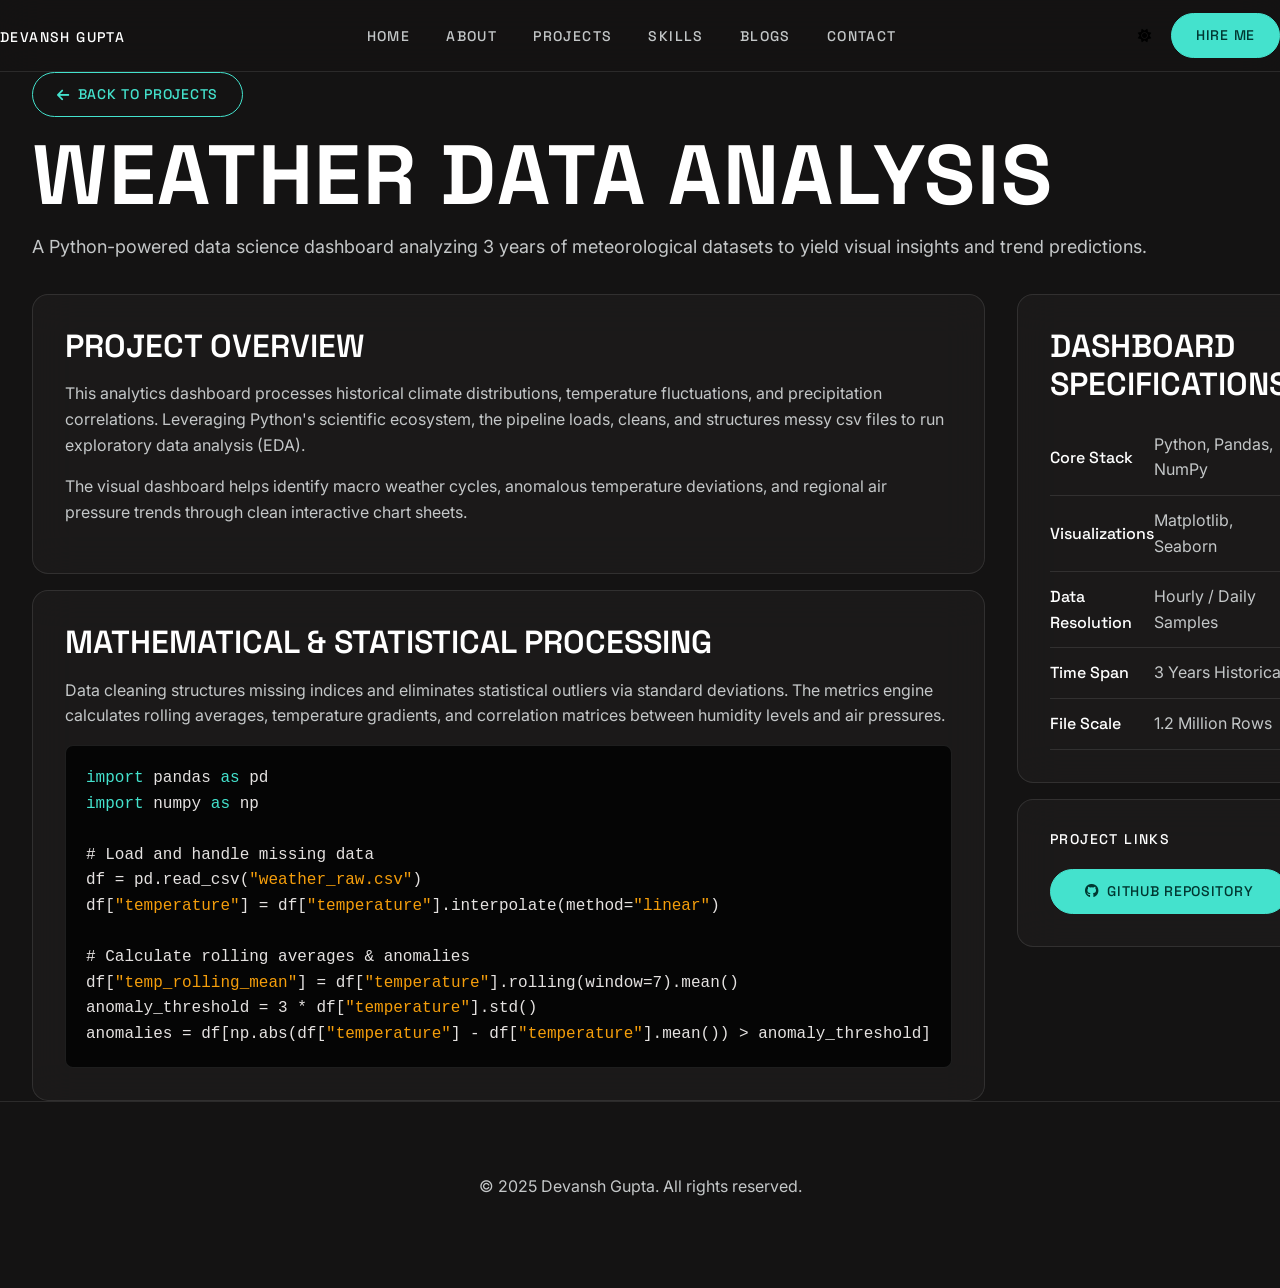
<file: projects/weather-analysis.html>
<!DOCTYPE html>
<html lang="en" class="dark">
<head>
    <meta charset="UTF-8">
    <meta name="viewport" content="width=device-width, initial-scale=1.0">
    <title>Weather Data Analysis - Devansh Gupta</title>
    
    <!-- Styles -->
    <link rel="stylesheet" href="../assests/css/global.css">
    <link rel="stylesheet" href="../assests/css/tech.css">
    <link href="https://cdnjs.cloudflare.com/ajax/libs/font-awesome/6.4.0/css/all.min.css" rel="stylesheet">
    
    <style>
        body {
            background-color: var(--bg-base);
            color: var(--text-secondary);
        }
        .project-details-grid {
            display: grid;
            grid-template-columns: 1.4fr 0.8fr;
            gap: var(--rounded-lg);
            margin-top: var(--rounded-lg);
        }
        .details-col {
            display: flex;
            flex-direction: column;
            gap: var(--rounded-default);
        }
        .back-btn-container {
            margin-bottom: var(--rounded-default);
        }
        .spec-table {
            width: 100%;
            border-collapse: collapse;
            margin-top: 1rem;
        }
        .spec-table td {
            padding: 0.75rem 0;
            border-bottom: 1px solid var(--border-color);
        }
        .spec-table td:first-child {
            font-family: var(--font-heading);
            font-weight: 500;
            color: var(--text-primary);
            width: 40%;
        }
        @media (max-width: 900px) {
            .project-details-grid {
                grid-template-columns: 1fr;
            }
        }
    </style>
</head>
<body>
    <!-- ============== NAVIGATION BAR ============== -->
    <nav class="navbar" role="navigation" aria-label="Main navigation">
        <div class="nav-container">
            <div class="nav-logo">
                <h2><a href="../index.html" aria-label="Devansh Gupta - Go to homepage" class="label-mono">Devansh Gupta</a></h2>
            </div>
            
            <ul class="nav-menu" id="nav-menu" role="menubar" aria-hidden="false">
                <li class="nav-item" role="none">
                    <a href="../index.html#home" class="nav-link" role="menuitem">Home</a>
                </li>
                <li class="nav-item" role="none">
                    <a href="../index.html#about-work" class="nav-link" role="menuitem">About</a>
                </li>
                <li class="nav-item" role="none">
                    <a href="../tech-projects.html" class="nav-link" role="menuitem">Projects</a>
                </li>
                <li class="nav-item" role="none">
                    <a href="../index.html#skills-stack" class="nav-link" role="menuitem">Skills</a>
                </li>
                <li class="nav-item" role="none">
                    <a href="../blogs.html" class="nav-link" role="menuitem">Blogs</a>
                </li>
                <li class="nav-item" role="none">
                    <a href="../index.html#contact" class="nav-link" role="menuitem">Contact</a>
                </li>
            </ul>
            
            <div class="nav-controls">
                <button class="theme-toggle-btn" aria-label="Toggle theme" title="Toggle Theme">
                    <i class="fas fa-sun" aria-hidden="true"></i>
                </button>
                <a href="../jobs.html" class="btn btn-primary" role="button">Hire Me</a>
                <button class="nav-toggle" id="mobile-menu" aria-label="Toggle mobile menu" aria-expanded="false" aria-controls="nav-menu">
                    <span class="bar" aria-hidden="true"></span>
                    <span class="bar" aria-hidden="true"></span>
                    <span class="bar" aria-hidden="true"></span>
                </button>
            </div>
        </div>
    </nav>

    <!-- ============== MAIN DETAILS ============== -->
    <main class="container section">
        <div class="back-btn-container">
            <a href="../tech-projects.html" class="btn btn-secondary">
                <i class="fas fa-arrow-left"></i> Back to Projects
            </a>
        </div>

        <h1 class="display-xl" style="color: var(--text-primary); margin-bottom: 1rem;">Weather Data Analysis</h1>
        <p class="body-lg" style="margin-bottom: 2rem;">A Python-powered data science dashboard analyzing 3 years of meteorological datasets to yield visual insights and trend predictions.</p>

        <div class="project-details-grid">
            <!-- Left Column: Details -->
            <div class="details-col">
                <div class="card-aesthetic" style="padding: 2rem;">
                    <h2 class="headline-md" style="margin-bottom: 1rem;">Project Overview</h2>
                    <p class="body-md">
                        This analytics dashboard processes historical climate distributions, temperature fluctuations, and precipitation correlations. Leveraging Python's scientific ecosystem, the pipeline loads, cleans, and structures messy csv files to run exploratory data analysis (EDA).
                    </p>
                    <p class="body-md">
                        The visual dashboard helps identify macro weather cycles, anomalous temperature deviations, and regional air pressure trends through clean interactive chart sheets.
                    </p>
                </div>

                <div class="card-aesthetic" style="padding: 2rem;">
                    <h2 class="headline-md" style="margin-bottom: 1rem;">Mathematical & Statistical Processing</h2>
                    <p class="body-md">
                        Data cleaning structures missing indices and eliminates statistical outliers via standard deviations. The metrics engine calculates rolling averages, temperature gradients, and correlation matrices between humidity levels and air pressures.
                    </p>
                    <pre><span class="keyword">import</span> pandas <span class="keyword">as</span> pd
<span class="keyword">import</span> numpy <span class="keyword">as</span> np

<span class="comment"># Load and handle missing data</span>
df = pd.read_csv(<span class="string">"weather_raw.csv"</span>)
df[<span class="string">"temperature"</span>] = df[<span class="string">"temperature"</span>].interpolate(method=<span class="string">"linear"</span>)

<span class="comment"># Calculate rolling averages & anomalies</span>
df[<span class="string">"temp_rolling_mean"</span>] = df[<span class="string">"temperature"</span>].rolling(window=7).mean()
anomaly_threshold = 3 * df[<span class="string">"temperature"</span>].std()
anomalies = df[np.abs(df[<span class="string">"temperature"</span>] - df[<span class="string">"temperature"</span>].mean()) > anomaly_threshold]</pre>
                </div>
            </div>

            <!-- Right Column: Info & Specs -->
            <div class="details-col">
                <div class="card-aesthetic" style="padding: 2rem;">
                    <h2 class="headline-md" style="margin-bottom: 1rem;">Dashboard Specifications</h2>
                    <table class="spec-table">
                        <tr>
                            <td>Core Stack</td>
                            <td>Python, Pandas, NumPy</td>
                        </tr>
                        <tr>
                            <td>Visualizations</td>
                            <td>Matplotlib, Seaborn</td>
                        </tr>
                        <tr>
                            <td>Data Resolution</td>
                            <td>Hourly / Daily Samples</td>
                        </tr>
                        <tr>
                            <td>Time Span</td>
                            <td>3 Years Historical</td>
                        </tr>
                        <tr>
                            <td>File Scale</td>
                            <td>1.2 Million Rows</td>
                        </tr>
                    </table>
                </div>

                <div class="card-aesthetic" style="padding: 2rem; display: flex; flex-direction: column; gap: 1rem;">
                    <h3 class="label-mono">Project Links</h3>
                    <a href="https://github.com/devansh-112/Weather-Data-Analysis-Dashboard.git" class="btn btn-primary" target="_blank" rel="noopener noreferrer">
                        <i class="fab fa-github"></i> GitHub Repository
                    </a>
                </div>
            </div>
        </div>
    </main>

    <!-- ==================== FOOTER ==================== -->
    <footer class="footer">
        <div class="container" style="text-align: center;">
            <p class="body-md">&copy; 2025 Devansh Gupta. All rights reserved.</p>
        </div>
    </footer>
</body>
</html>
</file>
<file: assests/css/global.css>
/* ==========================================================================
   GLOBAL DESIGN SYSTEM & UTILITIES (global.css)
   Brand/Theme: Neural Precision (Minimalist-Technical AI/ML/DS Portfolio)
   Purpose: Strictly curated near-black and teal palette, architectonic
            Space Grotesk typography, and glassmorphic tonal layering.
   ========================================================================== */

@import url('https://fonts.googleapis.com/css2?family=Inter:wght@300;400;500;600&family=Space+Grotesk:wght@400;500;600;700;800&display=swap');

/* ==========================================================================
   1. VARIABLES & DESIGN TOKENS
   ========================================================================== */

:root {
    /* Fonts */
    --font-sans: 'Inter', -apple-system, BlinkMacSystemFont, sans-serif;
    --font-heading: 'Space Grotesk', -apple-system, BlinkMacSystemFont, sans-serif;
    
    /* Rounded Borders Scale */
    --rounded-sm: 0.5rem;          /* 8px */
    --rounded-default: 1rem;       /* 16px */
    --rounded-md: 1.5rem;          /* 24px */
    --rounded-lg: 2rem;            /* 32px */
    --rounded-xl: 3rem;            /* 48px */
    --rounded-full: 9999px;
    
    /* Legacy Mapping (Compatibility Layer) */
    --border-radius: var(--rounded-sm);
    --border-radius-lg: var(--rounded-default);
    
    /* Layout */
    --navbar-height: 72px;
    --container-max-width: 1280px;
    
    /* Transitions */
    --transition-fast: 0.15s ease;
    --transition-normal: 0.25s ease;
    --transition-slow: 0.4s ease;

    /* Neural Precision Curated Colors - Dark Theme (Default) */
    --bg-base: #141313;             /* Dark background */
    --bg-surface: rgba(32, 31, 31, 0.6); /* Surface transparent container */
    --bg-nav: rgba(20, 19, 19, 0.85);   /* Nav bg */
    
    --text-primary: #ffffff;        /* Headlines, labels */
    --text-secondary: #c4c7c8;      /* Body-lg, body-md */
    --text-muted: #8e9192;          /* Muted items, borders */
    
    --color-primary: #44e2cd;        /* Sophisticated Teal Accent */
    --color-primary-hover: #62fae3;
    --color-primary-rgb: 68, 226, 205;
    --on-primary: #003731;          /* Dark teal for text on solid teal */
    
    --color-secondary: #1c1b1b;
    --color-secondary-hover: #2a2a2a;
    
    --color-success: #3cddc7;
    --color-warning: #fbbf24;
    --color-error: #ffb4ab;
    
    --border-color: rgba(255, 255, 255, 0.1);
    --border-hover: #44e2cd;
    
    --shadow-sm: 0 1px 2px 0 rgba(0, 0, 0, 0.5);
    --shadow-md: 0 4px 6px -1px rgba(0, 0, 0, 0.5);
}

/* Neural Precision Light Mode - Clean Slate/Teal contrast */
.light, html.light {
    --bg-base: #fcfcfc;
    --bg-surface: rgba(245, 245, 245, 0.7);
    --bg-nav: rgba(252, 252, 252, 0.85);
    
    --text-primary: #141313;
    --text-secondary: #525252;
    --text-muted: #8e9192;
    
    --color-primary: #008071;        /* Darker Teal for readability */
    --color-primary-hover: #006054;
    --color-primary-rgb: 0, 128, 113;
    --on-primary: #ffffff;
    
    --color-secondary: #f5f5f5;
    --color-secondary-hover: #e5e5e5;
    
    --border-color: rgba(20, 19, 19, 0.1);
    --border-hover: #008071;
}

/* ==========================================================================
   2. RESET & BASE LAYOUT
   ========================================================================== */

* {
    margin: 0;
    padding: 0;
    box-sizing: border-box;
}

html {
    scroll-behavior: smooth;
    font-size: 16px;
}

body {
    font-family: var(--font-sans);
    background-color: var(--bg-base);
    color: var(--text-secondary);
    line-height: 1.6;
    transition: background-color var(--transition-normal), color var(--transition-normal);
    padding-top: var(--navbar-height);
    -webkit-font-smoothing: antialiased;
}

/* Typography styles matching Neural Precision spec */
h1, h2, h3, h4, h5, h6 {
    font-family: var(--font-heading);
    color: var(--text-primary);
    line-height: 1.2;
    margin-bottom: 0.5em;
    text-transform: uppercase;
}

p {
    font-family: var(--font-sans);
    font-size: 16px;
    font-weight: 400;
    line-height: 1.6;
    color: var(--text-secondary);
    margin-bottom: 1rem;
}

a {
    color: inherit;
    text-decoration: none;
    transition: color var(--transition-fast);
}

a:hover {
    color: var(--color-primary);
}

button {
    font-family: inherit;
    cursor: pointer;
    border: none;
    background: none;
    transition: all var(--transition-fast);
}

/* Custom Scrollbar */
::-webkit-scrollbar {
    width: 6px;
    height: 6px;
}

::-webkit-scrollbar-track {
    background: var(--bg-base);
}

::-webkit-scrollbar-thumb {
    background: var(--border-color);
    border-radius: var(--rounded-sm);
}

::-webkit-scrollbar-thumb:hover {
    background: var(--color-primary);
}

/* ==========================================================================
   3. TYPOGRAPHIC UTILITIES
   ========================================================================== */

.display-xl {
    font-family: var(--font-heading);
    font-size: 84px;
    font-weight: 700;
    line-height: 1;
    letter-spacing: 0.02em;
}

.headline-lg {
    font-family: var(--font-heading);
    font-size: 48px;
    font-weight: 600;
    line-height: 1.2;
}

.headline-md {
    font-family: var(--font-heading);
    font-size: 32px;
    font-weight: 600;
    line-height: 1.2;
}

.body-lg {
    font-family: var(--font-sans);
    font-size: 18px;
    font-weight: 400;
    line-height: 1.6;
}

.body-md {
    font-family: var(--font-sans);
    font-size: 16px;
    font-weight: 400;
    line-height: 1.6;
}

.label-mono {
    font-family: var(--font-heading);
    font-size: 14px;
    font-weight: 500;
    line-height: 1;
    letter-spacing: 0.1em;
    text-transform: uppercase;
}

@media (max-width: 768px) {
    .display-xl {
        font-size: 48px;
        line-height: 1.1;
    }
    .headline-lg {
        font-size: 32px;
    }
    .headline-md {
        font-size: 24px;
    }
}

/* ==========================================================================
   4. LAYOUT & GRID
   ========================================================================== */

.container {
    width: 100%;
    max-width: var(--container-max-width);
    margin: 0 auto;
    padding: 0 32px; /* 32px Gutters */
}

@media (max-width: 768px) {
    .container {
        padding: 0 24px; /* 24px margins for mobile */
    }
}

/* ==========================================================================
   5. NAVIGATION HEADER
   ========================================================================== */

.navbar {
    position: fixed;
    top: 0;
    left: 0;
    width: 100%;
    height: var(--navbar-height);
    background-color: var(--bg-nav);
    backdrop-filter: blur(20px);
    -webkit-backdrop-filter: blur(20px);
    border-bottom: 1px solid var(--border-color);
    z-index: 1000;
    transition: background-color var(--transition-normal), border-color var(--transition-normal);
}

.nav-container {
    display: flex;
    justify-content: space-between;
    align-items: center;
    height: 100%;
}

.nav-logo h2 {
    font-size: 1.2rem;
    font-weight: 800;
    margin-bottom: 0;
    letter-spacing: -0.02em;
}

.nav-logo a {
    color: var(--text-primary);
}

.nav-menu {
    display: flex;
    align-items: center;
    list-style: none;
    gap: 1.75rem;
}

.nav-link {
    font-family: var(--font-heading);
    font-size: 14px;
    font-weight: 500;
    line-height: 1;
    letter-spacing: 0.1em;
    text-transform: uppercase;
    color: var(--text-secondary);
    position: relative;
    padding: 0.5rem 0.25rem;
    transition: color var(--transition-fast);
}

.nav-link:hover {
    color: var(--text-primary);
}

/* Active Nav Dot */
.nav-link.active {
    color: var(--text-primary);
}

.nav-link.active::after {
    content: '';
    position: absolute;
    bottom: -6px;
    left: 50%;
    transform: translateX(-50%);
    width: 5px;
    height: 5px;
    background-color: var(--color-primary); /* Teal dot */
    border-radius: 50%;
}

.nav-controls {
    display: flex;
    align-items: center;
    gap: 1.25rem;
}

/* Mobile Toggles */
.nav-toggle {
    display: none;
    flex-direction: column;
    justify-content: space-between;
    width: 24px;
    height: 18px;
}

.nav-toggle .bar {
    width: 100%;
    height: 2px;
    background-color: var(--text-primary);
    border-radius: 2px;
    transition: transform var(--transition-fast), opacity var(--transition-fast);
}

@media (max-width: 768px) {
    .nav-toggle {
        display: flex;
    }
    
    .nav-menu {
        position: fixed;
        top: var(--navbar-height);
        left: -100%;
        width: 100%;
        height: calc(100vh - var(--navbar-height));
        background-color: var(--bg-base);
        flex-direction: column;
        align-items: flex-start;
        padding: 3rem 24px;
        gap: 1.5rem;
        transition: left var(--transition-normal);
        border-top: 1px solid var(--border-color);
    }
    
    .nav-menu.active {
        left: 0;
    }
    
    .nav-link {
        width: 100%;
        padding: 0.75rem 0;
        font-size: 1.1rem;
    }
    
    .nav-link.active::after {
        left: 20px;
        bottom: 50%;
        transform: translateY(50%);
    }
}

/* ==========================================================================
   6. PILL BUTTONS & STACK CHIPS
   ========================================================================== */

.btn {
    display: inline-flex;
    align-items: center;
    justify-content: center;
    gap: 0.5rem;
    padding: 0.65rem 1.5rem;
    font-size: 14px;
    font-family: var(--font-heading);
    font-weight: 500;
    text-transform: uppercase;
    letter-spacing: 0.05em;
    border-radius: var(--rounded-xl); /* Pill-shaped (3rem) */
    transition: all var(--transition-fast);
}

.btn-primary {
    background-color: var(--color-primary); /* Teal */
    color: var(--on-primary);              /* Dark text */
    border: 1px solid var(--color-primary);
}

.btn-primary:hover {
    background-color: var(--color-primary-hover);
    border-color: var(--color-primary-hover);
    transform: translateY(-1px);
}

.btn-secondary {
    background-color: transparent;
    color: var(--color-primary);
    border: 1px solid var(--color-primary);
}

.btn-secondary:hover {
    background-color: rgba(var(--color-primary-rgb), 0.1);
    transform: translateY(-1px);
}

.btn-outline {
    border: 1px solid var(--border-color);
    color: var(--text-primary);
}

.btn-outline:hover {
    border-color: var(--color-primary);
    color: var(--color-primary);
    background-color: rgba(var(--color-primary-rgb), 0.05);
}

/* Data Chips (Subtle dark grey background, white text, pill-shape) */
.tech-tag, .tag, .badge-item {
    font-family: var(--font-heading);
    font-size: 11px;
    font-weight: 500;
    text-transform: uppercase;
    letter-spacing: 0.05em;
    padding: 0.3rem 0.8rem;
    border-radius: var(--rounded-full); /* Pill shape */
    background-color: #201f1f;          /* Surface container low / dark gray */
    color: #ffffff;
    border: 1px solid rgba(255, 255, 255, 0.05);
    display: inline-block;
}

.badge-primary {
    background-color: rgba(var(--color-primary-rgb), 0.1);
    color: var(--color-primary);
    border-color: rgba(var(--color-primary-rgb), 0.2);
}

/* ==========================================================================
   7. GLASSMORPHISM CARDS (TONAL LAYERING)
   ========================================================================== */

.card-aesthetic {
    background-color: rgba(32, 31, 31, 0.6); /* #201f1f at 60% */
    border: 1px solid rgba(255, 255, 255, 0.1); /* 1px white at 10% */
    border-radius: var(--rounded-default); /* rounded-lg (1rem) */
    backdrop-filter: blur(20px);          /* 20px blur */
    -webkit-backdrop-filter: blur(20px);
    box-shadow: none;
    transition: border-color var(--transition-normal), transform var(--transition-normal), background-color var(--transition-normal);
}

.card-aesthetic:hover {
    border-color: var(--color-primary);   /* Transitions to Teal */
    transform: translateY(-4px);
    background-color: rgba(42, 42, 42, 0.7);
}

/* ==========================================================================
   8. CODE BLOCKS
   ========================================================================== */

code, pre {
    font-family: SFMono-Regular, Consolas, Monaco, monospace;
}

pre {
    background-color: #050505; /* Darker opaque background */
    padding: 1.25rem;
    border-radius: var(--rounded-sm);
    border: 1px solid var(--border-color);
    overflow-x: auto;
    color: #e5e2e1;
}

pre .keyword { color: var(--color-primary); }
pre .string { color: #f59e0b; }

/* ==========================================================================
   9. MINIMAL UNDERLINE FORM INPUTS
   ========================================================================== */

.form-group {
    position: relative;
    width: 100%;
}

.form-group input,
.form-group textarea {
    width: 100%;
    padding: 0.6rem 0;
    border: none;
    border-bottom: 1px solid var(--border-color); /* 1px bottom border */
    background: transparent;
    color: #ffffff;
    font-family: inherit;
    font-size: 16px;
    transition: border-color var(--transition-fast), border-width var(--transition-fast);
}

.form-group input:focus,
.form-group textarea:focus {
    outline: none;
    border-bottom: 2px solid var(--color-primary); /* Turns Teal and expands */
}

/* Floating Label matching label-mono */
.form-group label {
    position: absolute;
    left: 0;
    top: 0.6rem;
    color: var(--text-secondary);
    font-family: var(--font-heading);
    font-size: 14px;
    font-weight: 500;
    letter-spacing: 0.15em;
    text-transform: uppercase;
    pointer-events: none;
    transition: transform var(--transition-fast), font-size var(--transition-fast), color var(--transition-fast);
    transform-origin: left top;
}

.form-group input:focus ~ label,
.form-group input:not(:placeholder-shown) ~ label,
.form-group textarea:focus ~ label,
.form-group textarea:not(:placeholder-shown) ~ label {
    transform: translateY(-1.4rem) scale(0.8);
    color: var(--color-primary);
}

/* ==========================================================================
   10. GENERAL UTILITY STYLES
   ========================================================================== */

.footer {
    background-color: var(--bg-base);
    border-top: 1px solid var(--border-color);
    padding: var(--navbar-height) 0;
}
</file>
<file: assests/css/index.css>
/* ==========================================================================
   HOMEPAGE SPECIFIC CSS (index.css)
   Author: Devansh Gupta (AI/ML & Data Science Portfolio)
   Purpose: Implements a clean, minimal, professional dark-first UI matching
            the design prompt layout, typography, and tokens
   ========================================================================== */

/* ==========================================================================
   1. FLOATING SOCIAL SIDEBAR
   ========================================================================== */

.floating-socials {
    position: fixed;
    right: 24px;
    top: 50%;
    transform: translateY(-50%);
    display: flex;
    flex-direction: column;
    gap: 1.25rem;
    z-index: 1001;
    background-color: rgba(20, 19, 19, 0.4);
    backdrop-filter: blur(8px);
    -webkit-backdrop-filter: blur(8px);
    padding: 1.25rem 0.65rem;
    border: 1px solid var(--border-color);
    border-radius: 30px;
}

.floating-socials a {
    color: var(--text-secondary);
    font-size: 1.15rem;
    width: 32px;
    height: 32px;
    display: flex;
    align-items: center;
    justify-content: center;
    border-radius: 50%;
    transition: all var(--transition-fast);
}

.floating-socials a:hover {
    color: var(--color-primary);
    background-color: var(--color-secondary);
    transform: scale(1.1);
}

@media (max-width: 992px) {
    .floating-socials {
        display: none; /* Hide floating socials sidebar on mobile/tablets */
    }
}

/* ==========================================================================
   2. HERO SECTION (FULL HEIGHT, MINIMAL TYPOGRAPHY, SVG NN VISUAL)
   ========================================================================== */

.hero-section {
    min-height: calc(100vh - var(--navbar-height));
    position: relative;
    background-color: var(--bg-base); /* Neural Precision base (#141313) */
    display: flex;
    align-items: center;
    padding: 4rem 0;
    overflow: hidden;
}

.hero-bg-visual {
    position: absolute;
    top: 0;
    left: 0;
    width: 100%;
    height: 100%;
    z-index: 1;
    pointer-events: none;
}

.hero-container {
    position: relative;
    z-index: 2;
    display: flex;
    flex-direction: column;
    justify-content: space-between;
    height: 100%;
    gap: 3.5rem;
}

.hero-header-wrap {
    text-align: left;
}

.hero-title-giant {
    color: #ffffff;
    line-height: 1.0;
    letter-spacing: -0.04em;
    margin-bottom: 1.5rem;
    background: linear-gradient(180deg, #ffffff 60%, rgba(255, 255, 255, 0.15) 100%);
    -webkit-background-clip: text;
    -webkit-text-fill-color: transparent;
    background-clip: text;
}

.hero-tagline {
    color: var(--text-secondary);
}

/* Hero metadata cards in row */
.hero-thumbnails-grid {
    display: grid;
    grid-template-columns: repeat(5, 1fr);
    gap: 1.25rem;
    width: 100%;
}

.thumbnail-card {
    padding: 1.5rem 1.25rem;
    display: flex;
    flex-direction: column;
    gap: 0.5rem;
    background-color: rgba(32, 31, 31, 0.6); /* surface container 60% */
    border: 1px solid rgba(255, 255, 255, 0.1); /* outline-variant 10% */
    border-radius: var(--rounded-default); /* rounded-lg (1rem) */
}

.thumbnail-card:hover {
    border-color: var(--color-primary); /* turns Teal */
    transform: translateY(-2px);
}

.thumb-val {
    font-size: clamp(1.2rem, 2vw, 1.45rem);
    font-weight: 700;
    color: var(--text-primary);
    font-family: var(--font-heading);
}

.thumb-lbl {
    font-size: 0.8rem;
    color: var(--text-secondary);
    text-transform: uppercase;
    letter-spacing: 0.05em;
}

.hero-action {
    display: flex;
    justify-content: flex-end;
}

@media (max-width: 992px) {
    .hero-thumbnails-grid {
        grid-template-columns: repeat(3, 1fr);
    }
}

@media (max-width: 576px) {
    .hero-thumbnails-grid {
        grid-template-columns: 1fr;
        gap: 0.75rem;
    }
    .hero-action {
        justify-content: center;
    }
}

/* ==========================================================================
   3. ABOUT THE WORK (3-COLUMN LAYOUT & VERTICAL TIMELINE)
   ========================================================================== */

.section-header {
    display: flex;
    align-items: center;
    gap: 1.5rem;
    margin-bottom: 4rem;
}

.section-label {
    white-space: nowrap;
}

.header-line {
    height: 1px;
    background-color: var(--border-color);
    flex-grow: 1;
}

.about-grid {
    display: grid;
    grid-template-columns: 1fr 1.2fr 1fr;
    gap: 3.5rem;
}

.about-col h3 {
    margin-bottom: 1.5rem;
    border-bottom: 1px solid var(--border-color);
    padding-bottom: 0.75rem;
    color: var(--text-primary);
}

.about-col p {
    margin-bottom: 1.25rem;
}

/* Vertical Timeline center column */
.vertical-timeline {
    position: relative;
    padding-left: 2rem;
}

.timeline-line {
    position: absolute;
    left: 4px;
    top: 6px;
    bottom: 6px;
    width: 1px;
    background-color: var(--border-color);
}

.timeline-item {
    position: relative;
    margin-bottom: 1.75rem;
}

.timeline-item:last-child {
    margin-bottom: 0;
}

.timeline-dot {
    position: absolute;
    left: -20px;
    top: 6px;
    width: 9px;
    height: 9px;
    border-radius: 50%;
    background-color: var(--color-primary);
    border: 2px solid var(--bg-base);
}

.timeline-content {
    display: flex;
    flex-direction: column;
    gap: 0.25rem;
}

.time-stamp {
    color: var(--color-primary);
}

.timeline-content h4 {
    font-size: 0.95rem;
    font-weight: 600;
    margin-bottom: 0.15rem;
}

.timeline-content p {
    font-size: 0.85rem;
    color: var(--text-secondary);
    line-height: 1.5;
    margin-bottom: 0;
}

@media (max-width: 992px) {
    .about-grid {
        grid-template-columns: 1fr;
        gap: 2.5rem;
    }
}

/* ==========================================================================
   4. WHAT'S IN MY STACK (4 CARDS GRID)
   ========================================================================== */

.stack-grid {
    display: grid;
    grid-template-columns: repeat(auto-fit, minmax(240px, 1fr));
    gap: 1.5rem;
}

.stack-card {
    padding: 2.5rem 1.75rem;
    display: flex;
    flex-direction: column;
    align-items: flex-start;
}

.stack-icon {
    font-size: 1.75rem;
    color: var(--color-primary);
    margin-bottom: 1.5rem;
}

.stack-card h3 {
    margin-bottom: 0.75rem;
}

.stack-card p {
    margin-bottom: 0.75rem;
}

.stack-sub {
    font-size: 0.8rem;
    color: var(--text-secondary);
    line-height: 1.4;
}

/* ==========================================================================
   5. CONTACT / CTA SECTION (MINIMALIST FORM OVER LOSS CURVES)
   ========================================================================== */

.contact-section-cta {
    position: relative;
    background-color: var(--bg-base); /* Neural Precision base (#141313) */
    border-top: 1px solid var(--border-color);
    padding: 6rem 0;
    overflow: hidden;
}

.contact-bg-visual {
    position: absolute;
    top: 0;
    left: 0;
    width: 100%;
    height: 100%;
    z-index: 1;
    pointer-events: none;
}

.contact-cta-container {
    position: relative;
    z-index: 2;
}

.contact-cta-grid {
    display: grid;
    grid-template-columns: 1fr 1fr;
    gap: 4rem;
    align-items: center;
}

.contact-cta-text h2 {
    letter-spacing: -0.01em;
}

.leave-msg-label {
    margin-bottom: 2rem;
}

.alternative-contacts {
    display: flex;
    flex-direction: column;
    gap: 0.75rem;
    margin-top: 2rem;
}

.alternative-contacts i {
    color: var(--color-primary);
    margin-right: 0.5rem;
}

/* Minimal Input Styling (Underlines only) */
.contact-cta-form {
    background-color: rgba(28, 27, 27, 0.6); /* surface container low 60% */
    backdrop-filter: blur(20px);
    -webkit-backdrop-filter: blur(20px);
    border: 1px solid var(--border-color);
    border-radius: var(--rounded-default); /* rounded-lg (1rem) */
    padding: 3rem 2.5rem;
}

.minimal-form {
    display: flex;
    flex-direction: column;
    gap: 2.25rem;
}

@media (max-width: 768px) {
    .contact-cta-grid {
        grid-template-columns: 1fr;
        gap: 2.5rem;
    }
    .contact-cta-form {
        padding: 2rem 1.5rem;
    }
}
</file>
<file: assests/css/blogs.css>
/* ==========================================================================
   BLOGS PAGE - SPECIFIC CSS (blogs.css)
   Author: Devansh Gupta (AI/ML & Data Science Portfolio)
   Purpose: Blog category controls, blog card grids, newsletter forms,
            and vertical scroll progress containers (clean, professional)
   ========================================================================== */

/* Hero banner */
.page-hero {
    background: linear-gradient(135deg, var(--bg-surface) 0%, var(--bg-base) 100%);
    border-bottom: 1px solid var(--border-color);
    padding: 4rem 0;
    text-align: center;
}

.hero-content {
    max-width: 800px;
    margin: 0 auto;
    display: flex;
    flex-direction: column;
    gap: 1.5rem;
}

.page-title {
    font-size: 2.5rem;
    font-weight: 700;
    margin-bottom: 0.5rem;
    letter-spacing: -0.01em;
}

.page-subtitle {
    color: var(--text-secondary);
    font-size: 1.1rem;
    margin-bottom: 1.5rem;
}

.hero-stats {
    display: flex;
    justify-content: center;
    margin-top: 0.5rem;
}

.stat-item {
    display: flex;
    flex-direction: column;
    align-items: center;
}

.stat-number {
    font-size: 1.5rem;
    font-weight: 700;
    color: var(--color-primary);
    font-family: var(--font-heading);
}

.stat-label {
    font-size: 0.8rem;
    color: var(--text-muted);
    text-transform: uppercase;
    letter-spacing: 0.05em;
}

/* Category Filter Control */
.blog-categories {
    padding: 2rem 0 1rem 0;
    border-bottom: 1px solid var(--border-color);
}

.category-filters {
    display: flex;
    gap: 0.75rem;
    flex-wrap: wrap;
    justify-content: center;
}

.filter-btn {
    font-size: 0.85rem;
    font-weight: 500;
    padding: 0.5rem 1.25rem;
    border-radius: 30px;
    background-color: var(--bg-surface);
    color: var(--text-secondary);
    border: 1px solid var(--border-color);
    transition: all var(--transition-fast);
}

.filter-btn:hover {
    color: var(--text-primary);
    border-color: var(--border-hover);
    background-color: var(--color-secondary);
}

.filter-btn.active {
    background-color: var(--color-primary);
    color: #ffffff;
    border-color: var(--color-primary);
}

.dark .filter-btn.active {
    color: #090d16;
}

/* Featured Article Section */
.featured-post {
    padding: 4rem 0 2rem 0;
}

.section-title {
    font-size: 1.75rem;
    margin-bottom: 2rem;
    text-align: left;
    font-family: var(--font-heading);
}

.featured-article {
    overflow: hidden;
}

.featured-content {
    display: grid;
    grid-template-columns: 1.2fr 0.8fr;
}

@media (max-width: 768px) {
    .featured-content {
        grid-template-columns: 1fr;
    }
    
    .featured-image {
        display: none; /* Hide placeholder image on mobile */
    }
}

.featured-text {
    padding: 2.5rem;
    display: flex;
    flex-direction: column;
    justify-content: center;
}

.article-meta {
    display: flex;
    gap: 1.25rem;
    font-size: 0.8rem;
    color: var(--text-muted);
    margin-bottom: 1rem;
    align-items: center;
}

.article-meta i {
    margin-right: 0.35rem;
}

.featured-category {
    font-weight: 600;
    text-transform: uppercase;
    color: var(--color-primary);
    background-color: rgba(var(--color-primary-rgb), 0.1);
    padding: 0.2rem 0.5rem;
    border-radius: var(--border-radius-sm);
}

.featured-title {
    font-size: 1.75rem;
    font-weight: 700;
    margin-bottom: 1rem;
    line-height: 1.3;
}

.featured-excerpt {
    font-size: 1rem;
    color: var(--text-secondary);
    line-height: 1.6;
    margin-bottom: 1.5rem;
}

.article-tags {
    display: flex;
    gap: 0.5rem;
    flex-wrap: wrap;
    margin-bottom: 1.75rem;
}

.tag {
    font-size: 0.75rem;
    font-weight: 500;
    padding: 0.2rem 0.6rem;
    border-radius: var(--border-radius-sm);
    background-color: var(--color-secondary);
    color: var(--text-secondary);
}

.featured-cta .btn {
    align-self: flex-start;
}

.featured-image {
    background-color: var(--color-secondary);
    display: flex;
    align-items: center;
    justify-content: center;
    border-left: 1px solid var(--border-color);
}

.featured-image .image-placeholder {
    font-size: 5rem;
    color: var(--text-muted);
}

/* All Posts Grid & Scroll */
.all-posts {
    padding: 3rem 0;
}

.blogs-scroll-container {
    overflow-y: auto;
    max-height: 750px;
    padding: 0.5rem;
}

.blog-grid {
    display: grid;
    grid-template-columns: repeat(auto-fill, minmax(320px, 1fr));
    gap: 2rem;
}

@media (max-width: 576px) {
    .blog-grid {
        grid-template-columns: 1fr;
    }
}

.blog-card {
    display: flex;
    flex-direction: column;
    height: 100%;
}

.blog-image {
    position: relative;
    height: 160px;
    background-color: var(--color-secondary);
    border-top-left-radius: var(--border-radius-lg);
    border-top-right-radius: var(--border-radius-lg);
    display: flex;
    align-items: center;
    justify-content: center;
}

.blog-image .image-placeholder {
    font-size: 3rem;
    color: var(--text-muted);
}

.blog-category {
    position: absolute;
    top: 12px;
    left: 12px;
}

.category-badge {
    font-size: 0.75rem;
    font-weight: 600;
    padding: 0.25rem 0.5rem;
    border-radius: var(--border-radius-sm);
    background-color: rgba(9, 13, 22, 0.85);
    color: #ffffff;
    backdrop-filter: blur(4px);
    border: 1px solid rgba(255, 255, 255, 0.1);
}

.category-badge.tutorials {
    color: var(--color-primary);
}

.category-badge.data-science {
    color: var(--color-accent);
}

.blog-content {
    padding: 1.5rem;
    display: flex;
    flex-direction: column;
    flex-grow: 1;
}

.blog-meta {
    display: flex;
    gap: 1rem;
    font-size: 0.8rem;
    color: var(--text-muted);
    margin-bottom: 0.75rem;
}

.blog-title {
    font-size: 1.15rem;
    font-weight: 600;
    margin-bottom: 0.75rem;
    line-height: 1.4;
}

.blog-excerpt {
    font-size: 0.9rem;
    color: var(--text-secondary);
    line-height: 1.5;
    margin-bottom: 1.25rem;
    flex-grow: 1;
}

.blog-tags {
    display: flex;
    gap: 0.4rem;
    flex-wrap: wrap;
    margin-bottom: 1.25rem;
}

.blog-link {
    font-size: 0.85rem;
    font-weight: 600;
    color: var(--color-primary);
    display: inline-flex;
    align-items: center;
    gap: 0.4rem;
    align-self: flex-start;
}

.blog-link:hover {
    color: var(--color-primary-hover);
    text-decoration: underline;
}

/* Scroll controls */
.blogs-scroll-indicator {
    height: 4px;
    background-color: var(--border-color);
    margin-top: 1.5rem;
    border-radius: 2px;
    position: relative;
    overflow: hidden;
}

.blogs-scroll-progress {
    height: 100%;
    width: 0;
    background-color: var(--color-primary);
    position: absolute;
    top: 0;
    left: 0;
    transition: width var(--transition-fast);
}

.blogs-scroll-controls {
    display: flex;
    justify-content: center;
    gap: 1rem;
    margin-top: 1.5rem;
}

.blogs-scroll-btn {
    width: 36px;
    height: 36px;
    border-radius: 50%;
    border: 1px solid var(--border-color);
    background-color: var(--bg-surface);
    color: var(--text-secondary);
    display: flex;
    align-items: center;
    justify-content: center;
    cursor: pointer;
    transition: all var(--transition-fast);
}

.blogs-scroll-btn:hover {
    color: var(--text-primary);
    border-color: var(--border-hover);
    background-color: var(--color-secondary);
}

/* Newsletter Section */
.newsletter-section {
    padding: 4rem 0 2rem 0;
}

.newsletter-content {
    display: flex;
    justify-content: space-between;
    align-items: center;
    padding: 2.5rem;
    gap: 2rem;
    flex-wrap: wrap;
}

.newsletter-text {
    flex: 1;
    min-width: 280px;
}

.newsletter-text h2 {
    font-size: 1.5rem;
    margin-bottom: 0.5rem;
}

.newsletter-text p {
    color: var(--text-secondary);
    font-size: 0.95rem;
    margin-bottom: 0;
}

.newsletter-form {
    display: flex;
    gap: 0.5rem;
    width: 100%;
    max-width: 440px;
    flex-wrap: wrap;
}

.newsletter-input {
    flex-grow: 1;
    min-width: 240px;
    padding: 0.75rem 1rem;
    border-radius: var(--border-radius);
    border: 1px solid var(--border-color);
    background-color: var(--bg-base);
    color: var(--text-primary);
    font-family: inherit;
    font-size: 0.95rem;
    transition: border-color var(--transition-fast);
}

.newsletter-input:focus {
    outline: none;
    border-color: var(--color-primary);
}

.newsletter-form .btn {
    padding: 0.75rem 1.5rem;
}
</file>
<file: assests/css/recruiters.css>
/* ==========================================================================
   FOR RECRUITERS PAGE - SPECIFIC CSS (recruiters.css)
   Author: Devansh Gupta (AI/ML & Data Science Portfolio)
   Purpose: Recruiter overview cards, skills bars, scrollable certifications,
            downloads grid, and contact links (clean, professional)
   ========================================================================== */

/* Hero banner specifics */
.recruiter-hero {
    background: linear-gradient(135deg, var(--bg-surface) 0%, var(--bg-base) 100%);
    border-bottom: 1px solid var(--border-color);
    padding: 4rem 0;
    text-align: center;
}

.hero-content {
    max-width: 800px;
    margin: 0 auto;
    display: flex;
    flex-direction: column;
    gap: 1.5rem;
    align-items: center;
}

.page-title {
    font-size: 2.5rem;
    font-weight: 700;
    margin-bottom: 0.5rem;
    letter-spacing: -0.01em;
}

.page-subtitle {
    color: var(--text-secondary);
    font-size: 1.1rem;
    margin-bottom: 1.5rem;
}

.hero-cta {
    display: flex;
    gap: 1rem;
    justify-content: center;
    flex-wrap: wrap;
}

/* Quick Overview Grid */
.quick-overview {
    padding: 3rem 0 1.5rem 0;
}

.overview-grid {
    display: grid;
    grid-template-columns: repeat(auto-fit, minmax(220px, 1fr));
    gap: 1.5rem;
}

.overview-card {
    display: flex;
    align-items: center;
    gap: 1.25rem;
    padding: 1.5rem;
}

.overview-icon {
    font-size: 1.75rem;
    color: var(--color-primary);
    width: 50px;
    height: 50px;
    background-color: var(--color-secondary);
    border-radius: 50%;
    display: flex;
    align-items: center;
    justify-content: center;
}

.overview-content h3 {
    font-size: 1rem;
    font-weight: 600;
    margin-bottom: 0.25rem;
}

.overview-content p {
    font-size: 0.85rem;
    color: var(--text-muted);
    margin-bottom: 0;
}

/* Professional Summary */
.professional-summary {
    padding: 3rem 0;
}

.summary-content {
    display: grid;
    grid-template-columns: 2fr 1fr;
    gap: 3rem;
    align-items: center;
}

@media (max-width: 768px) {
    .summary-content {
        grid-template-columns: 1fr;
        gap: 2rem;
    }
}

.summary-intro {
    font-size: 1.1rem;
    line-height: 1.7;
    margin-bottom: 1.5rem;
}

.summary-highlights {
    display: flex;
    flex-direction: column;
    gap: 0.85rem;
}

.highlight-item {
    display: flex;
    align-items: flex-start;
    gap: 0.75rem;
}

.highlight-item i {
    color: var(--color-success);
    font-size: 1.1rem;
    margin-top: 0.2rem;
}

.highlight-item span {
    font-size: 0.95rem;
    color: var(--text-secondary);
}

.summary-stats {
    display: flex;
    flex-direction: column;
    gap: 1.5rem;
    background-color: var(--bg-surface);
    border: 1px solid var(--border-color);
    padding: 2rem;
    border-radius: var(--border-radius-lg);
    text-align: center;
}

.summary-stats .stat-item {
    display: flex;
    flex-direction: column;
}

.summary-stats .stat-number {
    font-size: 2.25rem;
    font-weight: 700;
    color: var(--color-primary);
    font-family: var(--font-heading);
}

.summary-stats .stat-label {
    font-size: 0.8rem;
    color: var(--text-muted);
    text-transform: uppercase;
    letter-spacing: 0.05em;
}

/* Technical Skills Section */
.technical-skills {
    padding: 3rem 0;
    background-color: var(--bg-surface);
    border-top: 1px solid var(--border-color);
    border-bottom: 1px solid var(--border-color);
}

.skills-container {
    display: grid;
    grid-template-columns: repeat(auto-fit, minmax(320px, 1fr));
    gap: 2rem;
    margin-top: 2rem;
}

.skill-category {
    padding: 2rem;
}

.category-title {
    font-size: 1.2rem;
    font-weight: 600;
    margin-bottom: 1.5rem;
    display: flex;
    align-items: center;
    gap: 0.75rem;
    color: var(--text-primary);
    border-bottom: 1px solid var(--border-color);
    padding-bottom: 0.75rem;
}

.category-title i {
    color: var(--color-primary);
}

.skills-list {
    display: flex;
    flex-direction: column;
    gap: 1.25rem;
}

.skill-item {
    display: flex;
    flex-direction: column;
    gap: 0.4rem;
}

.skill-info {
    display: flex;
    justify-content: space-between;
    font-size: 0.9rem;
}

.skill-name {
    font-weight: 500;
    color: var(--text-primary);
}

.skill-level {
    color: var(--text-muted);
    font-size: 0.8rem;
}

.skill-bar {
    height: 6px;
    background-color: var(--color-secondary);
    border-radius: 3px;
    overflow: hidden;
}

.skill-progress {
    height: 100%;
    background-color: var(--color-primary);
    border-radius: 3px;
    transition: width var(--transition-slow);
}

/* Education & Certifications */
.education-certs {
    padding: 4rem 0;
}

.education-grid {
    display: grid;
    grid-template-columns: 1.2fr 0.8fr;
    gap: 3.5rem;
}

@media (max-width: 992px) {
    .education-grid {
        grid-template-columns: 1fr;
        gap: 3rem;
    }
}

.education-section {
    display: flex;
    flex-direction: column;
    gap: 2rem;
}

.education-item {
    display: flex;
    gap: 1.5rem;
}

.education-icon {
    font-size: 1.5rem;
    color: var(--color-primary);
    width: 44px;
    height: 44px;
    background-color: var(--color-secondary);
    border-radius: 50%;
    display: flex;
    align-items: center;
    justify-content: center;
    flex-shrink: 0;
}

.education-content h3 {
    font-size: 1.15rem;
    font-weight: 600;
    margin-bottom: 0.35rem;
}

.institution {
    font-size: 0.95rem;
    color: var(--text-primary);
    font-weight: 500;
    margin-bottom: 0.25rem;
}

.education-year {
    font-size: 0.85rem;
    color: var(--color-primary);
    font-weight: 600;
    margin-bottom: 0.5rem;
}

.education-details {
    font-size: 0.9rem;
    color: var(--text-secondary);
}

/* Certifications scrollable block */
.certifications-section {
    display: flex;
    flex-direction: column;
}

.certifications-scroll-container {
    overflow-y: auto;
    max-height: 380px;
    padding-right: 0.5rem;
}

.cert-list {
    display: flex;
    flex-direction: column;
    gap: 1rem;
}

.cert-item {
    display: flex;
    align-items: center;
    gap: 1.25rem;
    padding: 1rem 1.25rem;
}

.cert-badge {
    font-size: 1.5rem;
    color: var(--color-primary);
    flex-shrink: 0;
}

.cert-info h4 {
    font-size: 0.95rem;
    font-weight: 600;
    margin-bottom: 0.2rem;
}

.cert-info p {
    font-size: 0.8rem;
    color: var(--text-muted);
    margin-bottom: 0;
}

/* Scroll controls certifications */
.cert-scroll-indicator {
    height: 4px;
    background-color: var(--border-color);
    margin-top: 1rem;
    border-radius: 2px;
    position: relative;
    overflow: hidden;
}

.cert-scroll-progress {
    height: 100%;
    width: 0;
    background-color: var(--color-primary);
    position: absolute;
    top: 0;
    left: 0;
    transition: height var(--transition-fast);
}

.cert-scroll-controls {
    display: flex;
    justify-content: center;
    gap: 1rem;
    margin-top: 1rem;
}

.cert-scroll-btn {
    width: 32px;
    height: 32px;
    border-radius: 50%;
    border: 1px solid var(--border-color);
    background-color: var(--bg-surface);
    color: var(--text-secondary);
    display: flex;
    align-items: center;
    justify-content: center;
    cursor: pointer;
    transition: all var(--transition-fast);
}

.cert-scroll-btn:hover {
    color: var(--text-primary);
    border-color: var(--border-hover);
    background-color: var(--color-secondary);
}

/* Contact & Downloads Section */
.contact-downloads {
    padding: 4rem 0;
    background-color: var(--bg-surface);
    border-top: 1px solid var(--border-color);
}

.contact-grid {
    display: grid;
    grid-template-columns: 1fr 1fr;
    gap: 3.5rem;
}

@media (max-width: 768px) {
    .contact-grid {
        grid-template-columns: 1fr;
        gap: 2.5rem;
    }
}

.contact-methods {
    display: flex;
    flex-direction: column;
    gap: 1.25rem;
    margin-top: 1.5rem;
}

.contact-method {
    display: flex;
    align-items: center;
    gap: 1.25rem;
    padding: 1.25rem;
}

.contact-icon {
    font-size: 1.5rem;
    color: var(--color-primary);
    flex-shrink: 0;
}

.contact-info h4 {
    font-size: 0.95rem;
    font-weight: 600;
    margin-bottom: 0.25rem;
}

.contact-info a {
    font-size: 1rem;
    font-weight: 500;
}

.contact-info p {
    font-size: 0.8rem;
    color: var(--text-muted);
    margin-bottom: 0;
}

/* Downloads specific */
.downloads-section {
    display: flex;
    flex-direction: column;
}

.download-items {
    display: flex;
    flex-direction: column;
    gap: 1rem;
    margin-top: 1.5rem;
}

.download-item {
    display: flex;
    align-items: center;
    justify-content: space-between;
    padding: 1rem 1.5rem;
}

.download-item .download-icon {
    font-size: 1.5rem;
    color: var(--text-secondary);
    margin-right: 1.25rem;
    flex-shrink: 0;
}

.download-info {
    flex-grow: 1;
}

.download-info h4 {
    font-size: 0.95rem;
    font-weight: 600;
    margin-bottom: 0.2rem;
}

.download-info p {
    font-size: 0.8rem;
    color: var(--text-muted);
    margin-bottom: 0;
}

.download-item i.fa-download,
.download-item i.fa-external-link-alt {
    color: var(--text-muted);
    font-size: 1rem;
    transition: color var(--transition-fast), transform var(--transition-fast);
}

.download-item:hover i.fa-download,
.download-item:hover i.fa-external-link-alt {
    color: var(--color-primary);
    transform: scale(1.1);
}
</file>
<file: assests/css/tech.css>
/* ==========================================================================
   TECH PROJECTS PAGE - SPECIFIC CSS (tech.css)
   Author: Devansh Gupta (AI/ML & Data Science Portfolio)
   Purpose: Page layout, filter controls, project card stylings, and github stats (clean, professional)
   ========================================================================== */

/* Hero Banner */
.page-hero {
    background: linear-gradient(135deg, var(--bg-surface) 0%, var(--bg-base) 100%);
    border-bottom: 1px solid var(--border-color);
    padding: 4rem 0;
    text-align: center;
}

.hero-content {
    max-width: 800px;
    margin: 0 auto;
    display: flex;
    flex-direction: column;
    gap: 1.5rem;
}

.page-title {
    font-size: 2.5rem;
    font-weight: 700;
    margin-bottom: 0.5rem;
    letter-spacing: -0.01em;
}

.page-subtitle {
    color: var(--text-secondary);
    font-size: 1.1rem;
    margin-bottom: 1.5rem;
}

.hero-stats {
    display: flex;
    justify-content: center;
    gap: 3rem;
    margin-top: 1rem;
    flex-wrap: wrap;
}

.stat-item {
    display: flex;
    flex-direction: column;
    align-items: center;
}

.stat-number {
    font-size: 1.75rem;
    font-weight: 700;
    color: var(--color-primary);
    font-family: var(--font-heading);
}

.stat-label {
    font-size: 0.85rem;
    color: var(--text-muted);
    text-transform: uppercase;
    letter-spacing: 0.05em;
}

/* Project Filters */
.project-filters {
    padding: 2.5rem 0 1rem 0;
    border-bottom: 1px solid var(--border-color);
}

.filter-controls {
    display: flex;
    gap: 0.75rem;
    flex-wrap: wrap;
    justify-content: center;
}

.filter-btn {
    font-size: 0.85rem;
    font-weight: 500;
    padding: 0.5rem 1rem;
    border-radius: 30px;
    background-color: var(--bg-surface);
    color: var(--text-secondary);
    border: 1px solid var(--border-color);
    display: flex;
    align-items: center;
    gap: 0.5rem;
    transition: all var(--transition-fast);
}

.filter-btn:hover {
    color: var(--text-primary);
    border-color: var(--border-hover);
    background-color: var(--color-secondary);
}

.filter-btn.active {
    background-color: var(--color-primary);
    color: #ffffff;
    border-color: var(--color-primary);
}

.dark .filter-btn.active {
    color: #090d16;
}

.filter-results {
    text-align: center;
    margin-top: 1.5rem;
}

.results-count {
    font-size: 0.85rem;
    color: var(--text-muted);
}

/* Projects Grid Layout */
.all-projects {
    padding: 4rem 0;
}

.projects-wrapper {
    position: relative;
}

.projects-scroll-container {
    overflow-y: auto;
    max-height: 800px;
    padding: 0.5rem;
}

.projects-grid {
    display: grid;
    grid-template-columns: repeat(auto-fill, minmax(340px, 1fr));
    gap: 2rem;
}

@media (max-width: 576px) {
    .projects-grid {
        grid-template-columns: 1fr;
    }
}

/* Project Card Specifics */
.project-card {
    display: flex;
    flex-direction: column;
    height: 100%;
}

.project-image {
    position: relative;
    height: 180px;
    background-color: var(--color-secondary);
    border-top-left-radius: var(--border-radius-lg);
    border-top-right-radius: var(--border-radius-lg);
    overflow: hidden;
    display: flex;
    align-items: center;
    justify-content: center;
}

.project-image img {
    width: 100%;
    height: 100%;
    object-fit: cover;
}

.project-placeholder {
    font-size: 3rem;
    color: var(--text-muted);
}

.project-overlay {
    position: absolute;
    top: 0;
    left: 0;
    width: 100%;
    height: 100%;
    background-color: rgba(9, 13, 22, 0.7);
    opacity: 0;
    display: flex;
    align-items: center;
    justify-content: center;
    transition: opacity var(--transition-fast);
}

.project-card:hover .project-overlay {
    opacity: 1;
}

.project-links {
    display: flex;
    gap: 1rem;
}

.project-link {
    width: 44px;
    height: 44px;
    border-radius: 50%;
    background-color: var(--bg-surface);
    color: var(--text-primary);
    display: flex;
    align-items: center;
    justify-content: center;
    font-size: 1.1rem;
    transition: transform var(--transition-fast), background-color var(--transition-fast);
}

.project-link:hover {
    transform: scale(1.1);
    background-color: var(--color-primary);
    color: #ffffff;
}

.dark .project-link:hover {
    color: #090d16;
}

.project-status {
    position: absolute;
    top: 12px;
    left: 12px;
}

.status-badge {
    font-size: 0.75rem;
    font-weight: 600;
    padding: 0.25rem 0.5rem;
    border-radius: var(--border-radius-sm);
    background-color: rgba(9, 13, 22, 0.85);
    color: #ffffff;
    backdrop-filter: blur(4px);
    border: 1px solid rgba(255, 255, 255, 0.1);
}

.status-badge.live {
    border-color: rgba(16, 185, 129, 0.3);
    color: var(--color-success);
}

.project-content {
    padding: 1.75rem;
    display: flex;
    flex-direction: column;
    flex-grow: 1;
}

.project-title {
    font-size: 1.25rem;
    font-weight: 600;
    margin-bottom: 0.75rem;
    line-height: 1.3;
}

.project-description {
    font-size: 0.925rem;
    color: var(--text-secondary);
    line-height: 1.6;
    margin-bottom: 1.5rem;
    flex-grow: 1;
}

.project-tech {
    display: flex;
    gap: 0.5rem;
    flex-wrap: wrap;
    margin-bottom: 1.25rem;
}

.tech-tag {
    font-size: 0.75rem;
    font-weight: 500;
    padding: 0.2rem 0.5rem;
    border-radius: var(--border-radius-sm);
    background-color: var(--color-secondary);
    color: var(--text-secondary);
}

.tech-tag.python {
    background-color: rgba(56, 189, 248, 0.1);
    color: var(--color-primary);
}

.project-metrics {
    display: flex;
    justify-content: space-between;
    font-size: 0.8rem;
    color: var(--text-muted);
    border-top: 1px solid var(--border-color);
    padding-top: 1rem;
}

.metric {
    display: flex;
    align-items: center;
    gap: 0.4rem;
}

/* GitHub Stats Section */
.github-stats {
    padding: 4rem 0;
    background-color: var(--bg-surface);
    border-top: 1px solid var(--border-color);
}

.section-title {
    text-align: center;
    margin-bottom: 3rem;
}

.stats-grid {
    display: grid;
    grid-template-columns: repeat(auto-fit, minmax(200px, 1fr));
    gap: 1.5rem;
    margin-bottom: 3rem;
}

.stat-card {
    display: flex;
    align-items: center;
    gap: 1.5rem;
    padding: 1.5rem;
}

.stat-icon {
    font-size: 2rem;
    color: var(--color-primary);
}

.github-link {
    display: flex;
    justify-content: center;
}

/* Scroll controls */
.projects-scroll-indicator {
    height: 4px;
    background-color: var(--border-color);
    margin-top: 1.5rem;
    border-radius: 2px;
    position: relative;
    overflow: hidden;
}

.projects-scroll-progress {
    height: 100%;
    width: 0;
    background-color: var(--color-primary);
    position: absolute;
    top: 0;
    left: 0;
    transition: width var(--transition-fast);
}

.projects-scroll-controls {
    display: flex;
    justify-content: center;
    gap: 1rem;
    margin-top: 1.5rem;
}

.projects-scroll-btn {
    width: 36px;
    height: 36px;
    border-radius: 50%;
    border: 1px solid var(--border-color);
    background-color: var(--bg-surface);
    color: var(--text-secondary);
    display: flex;
    align-items: center;
    justify-content: center;
    cursor: pointer;
    transition: all var(--transition-fast);
}

.projects-scroll-btn:hover {
    color: var(--text-primary);
    border-color: var(--border-hover);
    background-color: var(--color-secondary);
}
</file>
